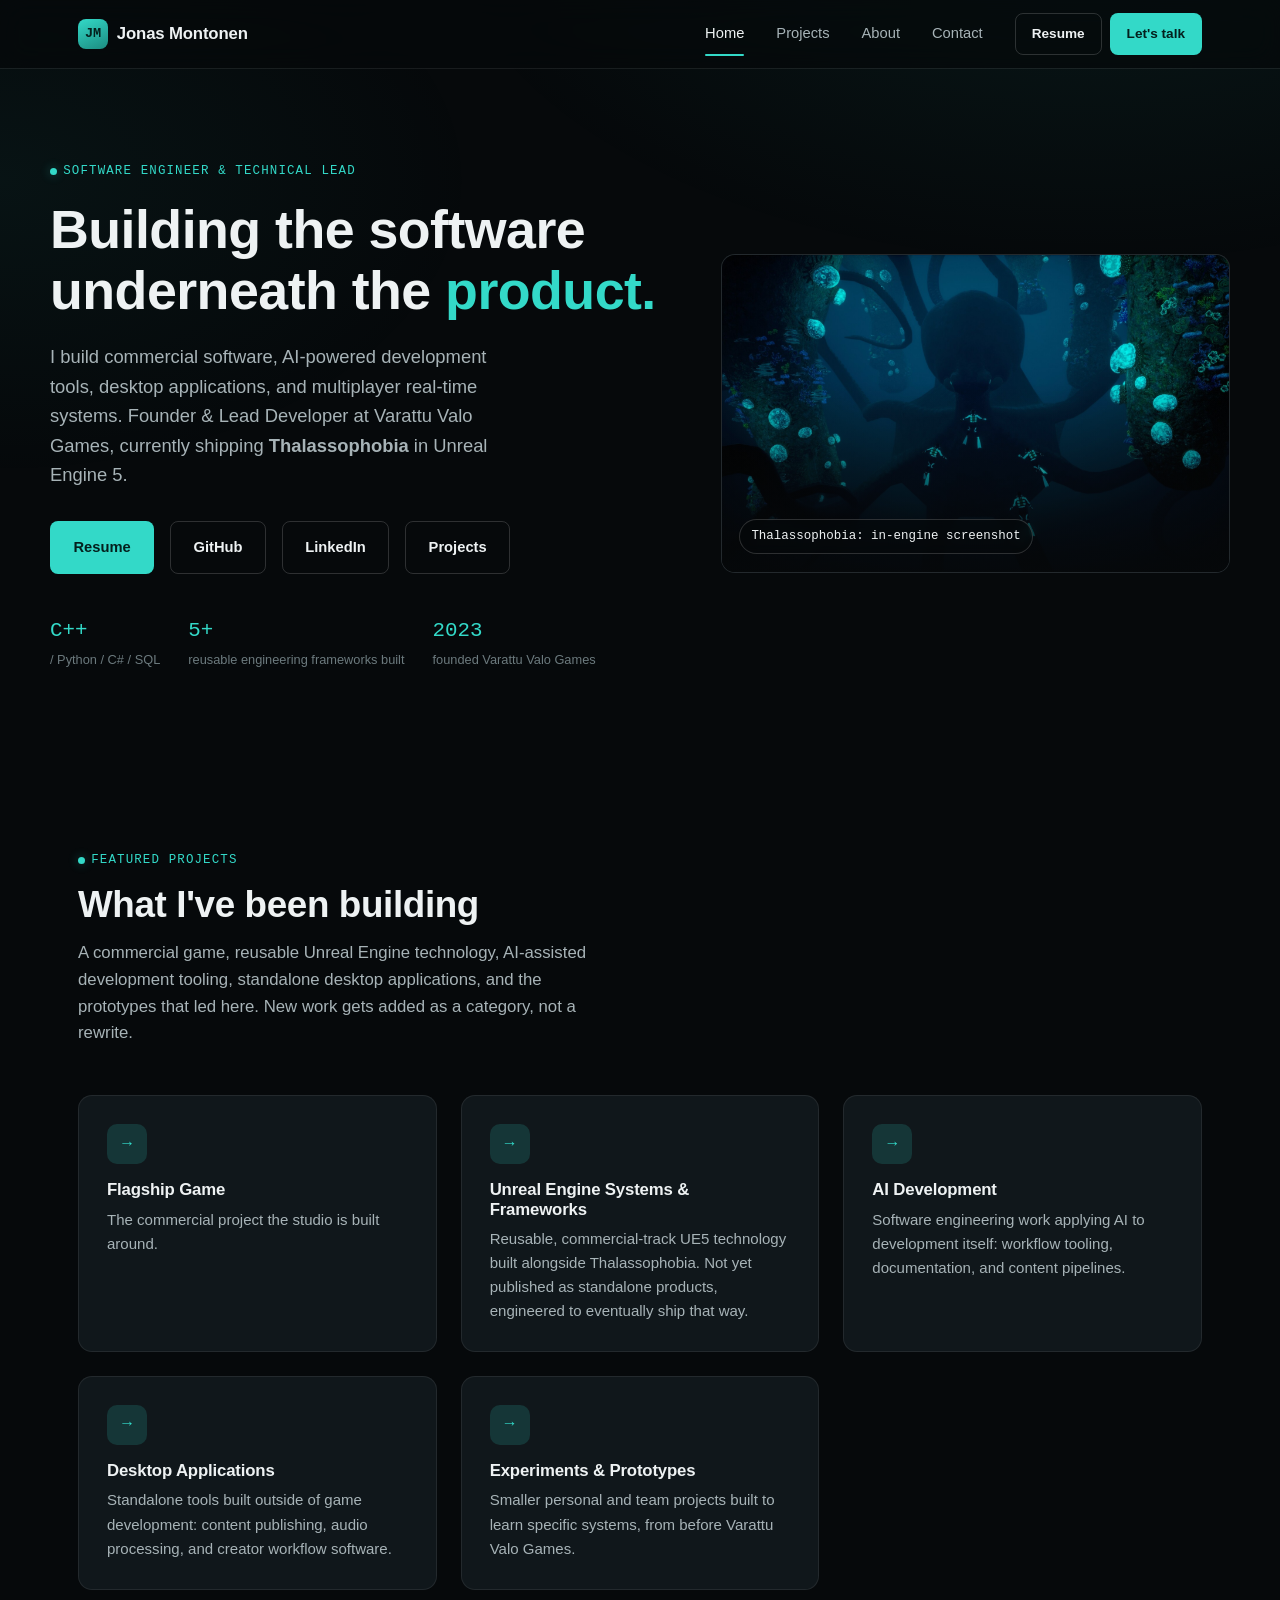
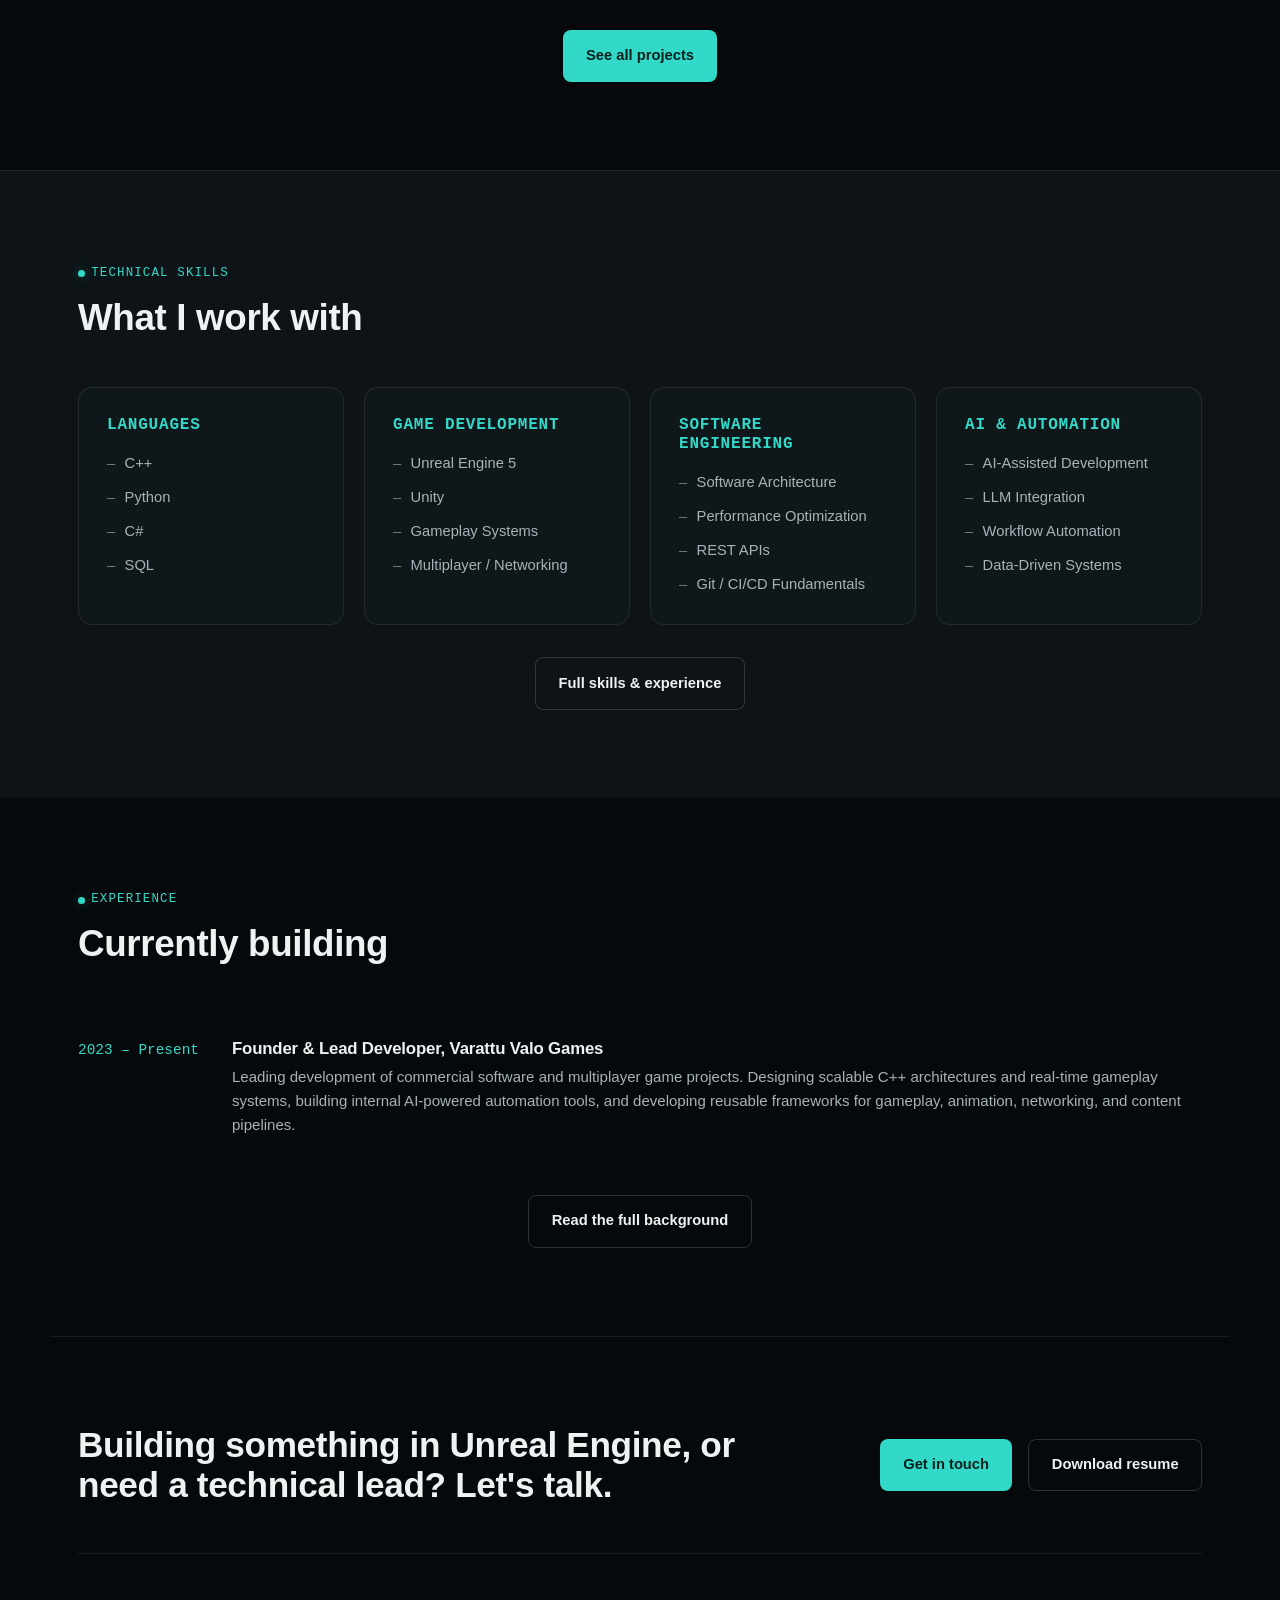
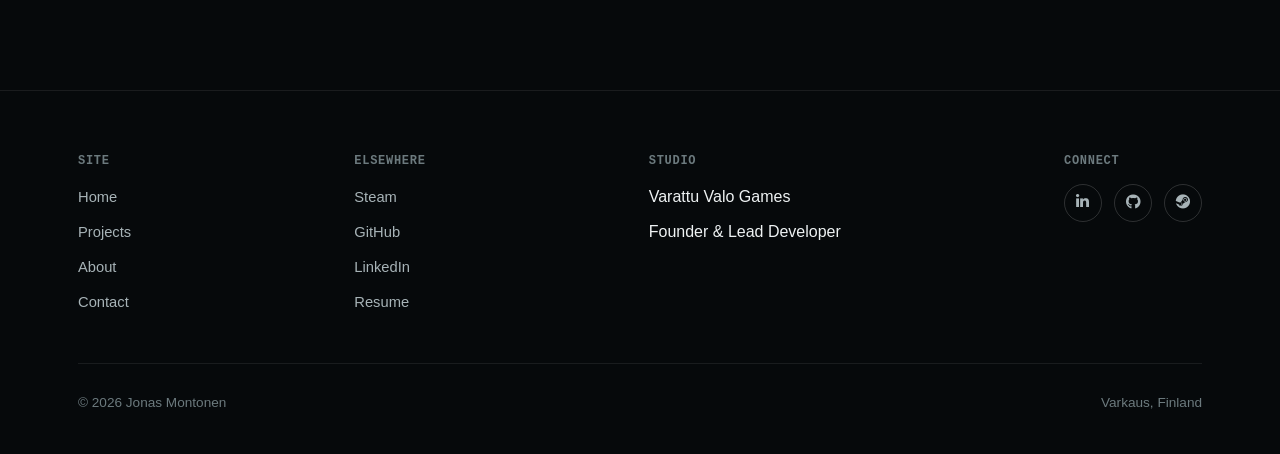
<file: index.html>
<!DOCTYPE html>
<html lang="en">
<head>
	<script>document.documentElement.classList.add("js");</script>
	<meta charset="utf-8" />
	<title>Jonas Montonen: Software Engineer & Technical Lead</title>
	<meta name="viewport" content="width=device-width, initial-scale=1" />
	<meta name="description" content="Jonas Montonen is a Software Engineer and Technical Lead building commercial software, AI-powered development tools, desktop applications, and multiplayer real-time systems. Founder of Varattu Valo Games." />
	<meta name="theme-color" content="#06090b" />
	<link rel="canonical" href="https://jonasmontonen.github.io/" />

	<meta property="og:type" content="website" />
	<meta property="og:title" content="Jonas Montonen: Software Engineer & Technical Lead" />
	<meta property="og:description" content="Building commercial software, AI-powered development tools, desktop applications, and multiplayer real-time systems." />
	<meta property="og:image" content="https://jonasmontonen.github.io/images/thalassophobia/screenshot-07.jpg" />
	<meta property="og:url" content="https://jonasmontonen.github.io/" />
	<meta name="twitter:card" content="summary_large_image" />

	<link rel="icon" type="image/svg+xml" href="images/favicon.svg" />
	<link rel="stylesheet" href="assets/css/fontawesome-all.min.css" />
	<link rel="stylesheet" href="assets/css/style.css" />
</head>
<body>
	<a class="skip-link" href="#main">Skip to content</a>

	<header class="site-header">
		<div class="container nav-row">
			<a href="index.html" class="brand"><span class="mark">JM</span> Jonas Montonen</a>
			<button class="nav-toggle" aria-label="Toggle navigation" aria-expanded="false">
				<span></span><span></span><span></span>
			</button>
			<nav class="nav-links" aria-label="Primary">
				<a href="index.html" aria-current="page">Home</a>
				<a href="projects.html">Projects</a>
				<a href="about.html">About</a>
				<a href="contact.html">Contact</a>
				<span class="nav-cta">
					<a href="assets/resume/Jonas_Montonen_Resume.pdf" class="btn btn-ghost btn-sm" target="_blank" rel="noopener">Resume</a>
					<a href="contact.html" class="btn btn-primary btn-sm">Let's talk</a>
				</span>
			</nav>
		</div>
	</header>

	<main id="main">

		<!-- Hero -->
		<section class="hero container">
			<div>
				<span class="eyebrow">Software Engineer &amp; Technical Lead</span>
				<h1>Building the software<br />underneath the <span class="accent">product.</span></h1>
				<p class="lede">I build commercial software, AI-powered development tools, desktop applications, and multiplayer real-time systems. Founder &amp; Lead Developer at Varattu Valo Games, currently shipping <strong>Thalassophobia</strong> in Unreal Engine 5.</p>
				<div class="hero-actions">
					<a href="assets/resume/Jonas_Montonen_Resume.pdf" class="btn btn-primary" target="_blank" rel="noopener">Resume</a>
					<a href="https://github.com/jouunaas" class="btn btn-ghost" target="_blank" rel="noopener">GitHub</a>
					<a href="https://www.linkedin.com/in/jonas-montonen-34661a1b7/" class="btn btn-ghost" target="_blank" rel="noopener">LinkedIn</a>
					<a href="projects.html" class="btn btn-ghost">Projects</a>
				</div>
				<div class="hero-meta">
					<div><span class="num">C++</span><span class="label">/ Python / C# / SQL</span></div>
					<div><span class="num">5+</span><span class="label">reusable engineering frameworks built</span></div>
					<div><span class="num">2023</span><span class="label">founded Varattu Valo Games</span></div>
				</div>
			</div>
			<div class="hero-visual reveal">
				<img src="images/thalassophobia/screenshot-07.jpg" alt="Four co-op divers facing a giant sea creature in Thalassophobia, an Unreal Engine 5 underwater horror game" loading="eager" />
				<span class="tag">Thalassophobia: in-engine screenshot</span>
			</div>
		</section>

		<!-- Featured Projects -->
		<section class="container" id="featured">
			<div class="section-head reveal">
				<span class="eyebrow">Featured Projects</span>
				<h2>What I've been building</h2>
				<p>A commercial game, reusable Unreal Engine technology, AI-assisted development tooling, standalone desktop applications, and the prototypes that led here. New work gets added as a category, not a rewrite.</p>
			</div>
			<div class="grid-3" data-projects-teaser></div>
			<div class="text-center reveal" style="margin-top: 2.5rem;">
				<a href="projects.html" class="btn btn-primary">See all projects</a>
			</div>
		</section>

		<!-- Technical Skills -->
		<section class="section-alt section-border-top">
			<div class="container">
				<div class="section-head reveal">
					<span class="eyebrow">Technical Skills</span>
					<h2>What I work with</h2>
				</div>
				<div class="grid-4">
					<div class="skill-card reveal">
						<h3>Languages</h3>
						<ul>
							<li>C++</li>
							<li>Python</li>
							<li>C#</li>
							<li>SQL</li>
						</ul>
					</div>
					<div class="skill-card reveal">
						<h3>Game Development</h3>
						<ul>
							<li>Unreal Engine 5</li>
							<li>Unity</li>
							<li>Gameplay Systems</li>
							<li>Multiplayer / Networking</li>
						</ul>
					</div>
					<div class="skill-card reveal">
						<h3>Software Engineering</h3>
						<ul>
							<li>Software Architecture</li>
							<li>Performance Optimization</li>
							<li>REST APIs</li>
							<li>Git / CI/CD Fundamentals</li>
						</ul>
					</div>
					<div class="skill-card reveal">
						<h3>AI &amp; Automation</h3>
						<ul>
							<li>AI-Assisted Development</li>
							<li>LLM Integration</li>
							<li>Workflow Automation</li>
							<li>Data-Driven Systems</li>
						</ul>
					</div>
				</div>
				<div class="text-center reveal" style="margin-top: 2rem;">
					<a href="about.html" class="btn btn-ghost">Full skills &amp; experience</a>
				</div>
			</div>
		</section>

		<!-- Experience -->
		<section class="container">
			<div class="section-head reveal">
				<span class="eyebrow">Experience</span>
				<h2>Currently building</h2>
			</div>
			<div class="timeline reveal">
				<div class="timeline-item">
					<time>2023 &ndash; Present</time>
					<div>
						<h3>Founder &amp; Lead Developer, Varattu Valo Games</h3>
						<p>Leading development of commercial software and multiplayer game projects. Designing scalable C++ architectures and real-time gameplay systems, building internal AI-powered automation tools, and developing reusable frameworks for gameplay, animation, networking, and content pipelines.</p>
					</div>
				</div>
			</div>
			<div class="text-center reveal" style="margin-top: 2rem;">
				<a href="about.html" class="btn btn-ghost">Read the full background</a>
			</div>
		</section>

		<!-- Contact CTA -->
		<section class="container section-border-top">
			<div class="footer-cta reveal">
				<h2>Building something in Unreal Engine, or need a technical lead? Let's talk.</h2>
				<div class="hero-actions" style="margin-bottom:0;">
					<a href="contact.html" class="btn btn-primary">Get in touch</a>
					<a href="assets/resume/Jonas_Montonen_Resume.pdf" class="btn btn-ghost" target="_blank" rel="noopener">Download resume</a>
				</div>
			</div>
		</section>
	</main>

	<footer class="site-footer">
		<div class="container">
			<div class="footer-grid">
				<div class="footer-col">
					<h4>Site</h4>
					<ul>
						<li><a href="index.html">Home</a></li>
						<li><a href="projects.html">Projects</a></li>
						<li><a href="about.html">About</a></li>
						<li><a href="contact.html">Contact</a></li>
					</ul>
				</div>
				<div class="footer-col">
					<h4>Elsewhere</h4>
					<ul>
						<li><a href="https://store.steampowered.com/app/2507690/Thalassophobia/" target="_blank" rel="noopener">Steam</a></li>
						<li><a href="https://github.com/jouunaas" target="_blank" rel="noopener">GitHub</a></li>
						<li><a href="https://www.linkedin.com/in/jonas-montonen-34661a1b7/" target="_blank" rel="noopener">LinkedIn</a></li>
						<li><a href="assets/resume/Jonas_Montonen_Resume.pdf" target="_blank" rel="noopener">Resume</a></li>
					</ul>
				</div>
				<div class="footer-col">
					<h4>Studio</h4>
					<ul>
						<li>Varattu Valo Games</li>
						<li>Founder &amp; Lead Developer</li>
					</ul>
				</div>
				<div class="footer-col">
					<h4>Connect</h4>
					<div class="social-icons">
						<a href="https://www.linkedin.com/in/jonas-montonen-34661a1b7/" target="_blank" rel="noopener" aria-label="LinkedIn"><i class="fab fa-linkedin-in" aria-hidden="true"></i></a>
						<a href="https://github.com/jouunaas" target="_blank" rel="noopener" aria-label="GitHub"><i class="fab fa-github" aria-hidden="true"></i></a>
						<a href="https://store.steampowered.com/app/2507690/Thalassophobia/" target="_blank" rel="noopener" aria-label="Steam"><i class="fab fa-steam" aria-hidden="true"></i></a>
					</div>
				</div>
			</div>
			<div class="footer-bottom">
				<span>&copy; 2026 Jonas Montonen</span>
				<span>Varkaus, Finland</span>
			</div>
		</div>
	</footer>

	<script src="assets/js/projects-data.js"></script>
	<script src="assets/js/render-projects.js"></script>
	<script src="assets/js/main.js"></script>
</body>
</html>
</file>
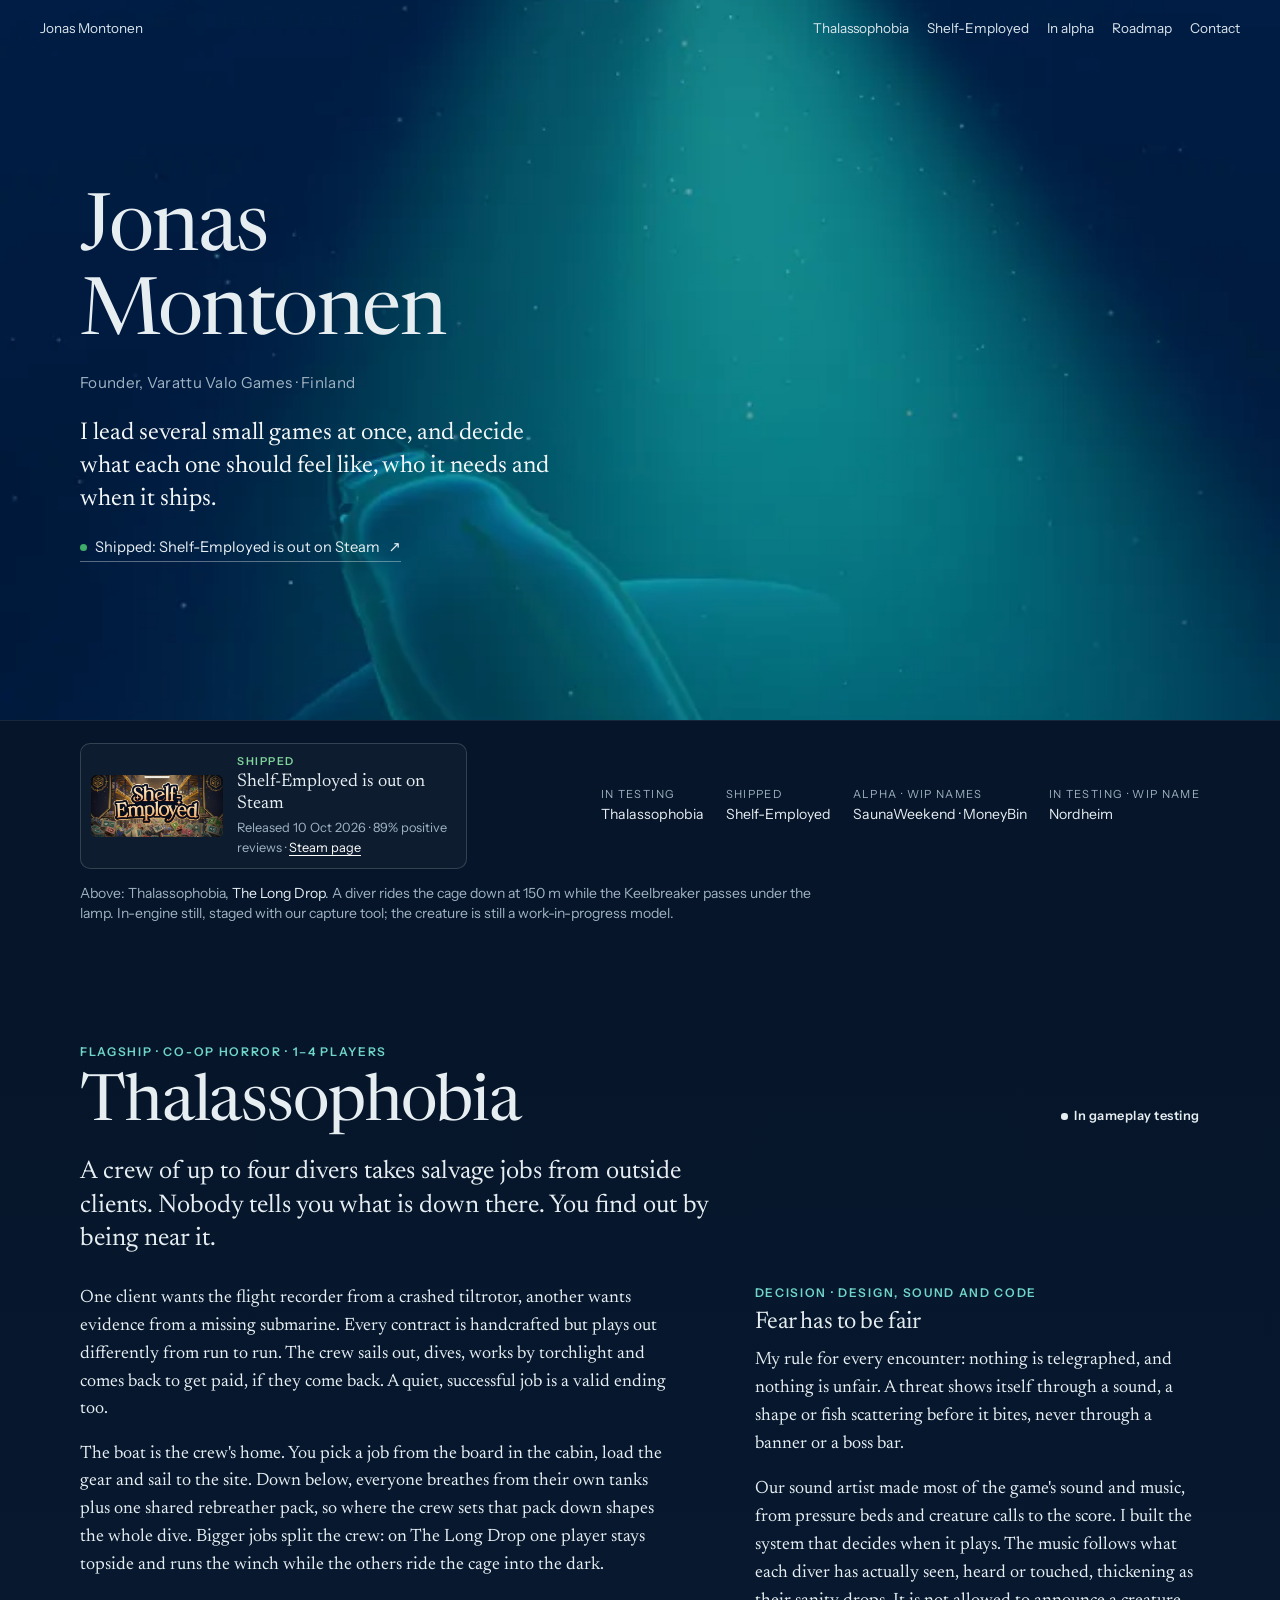
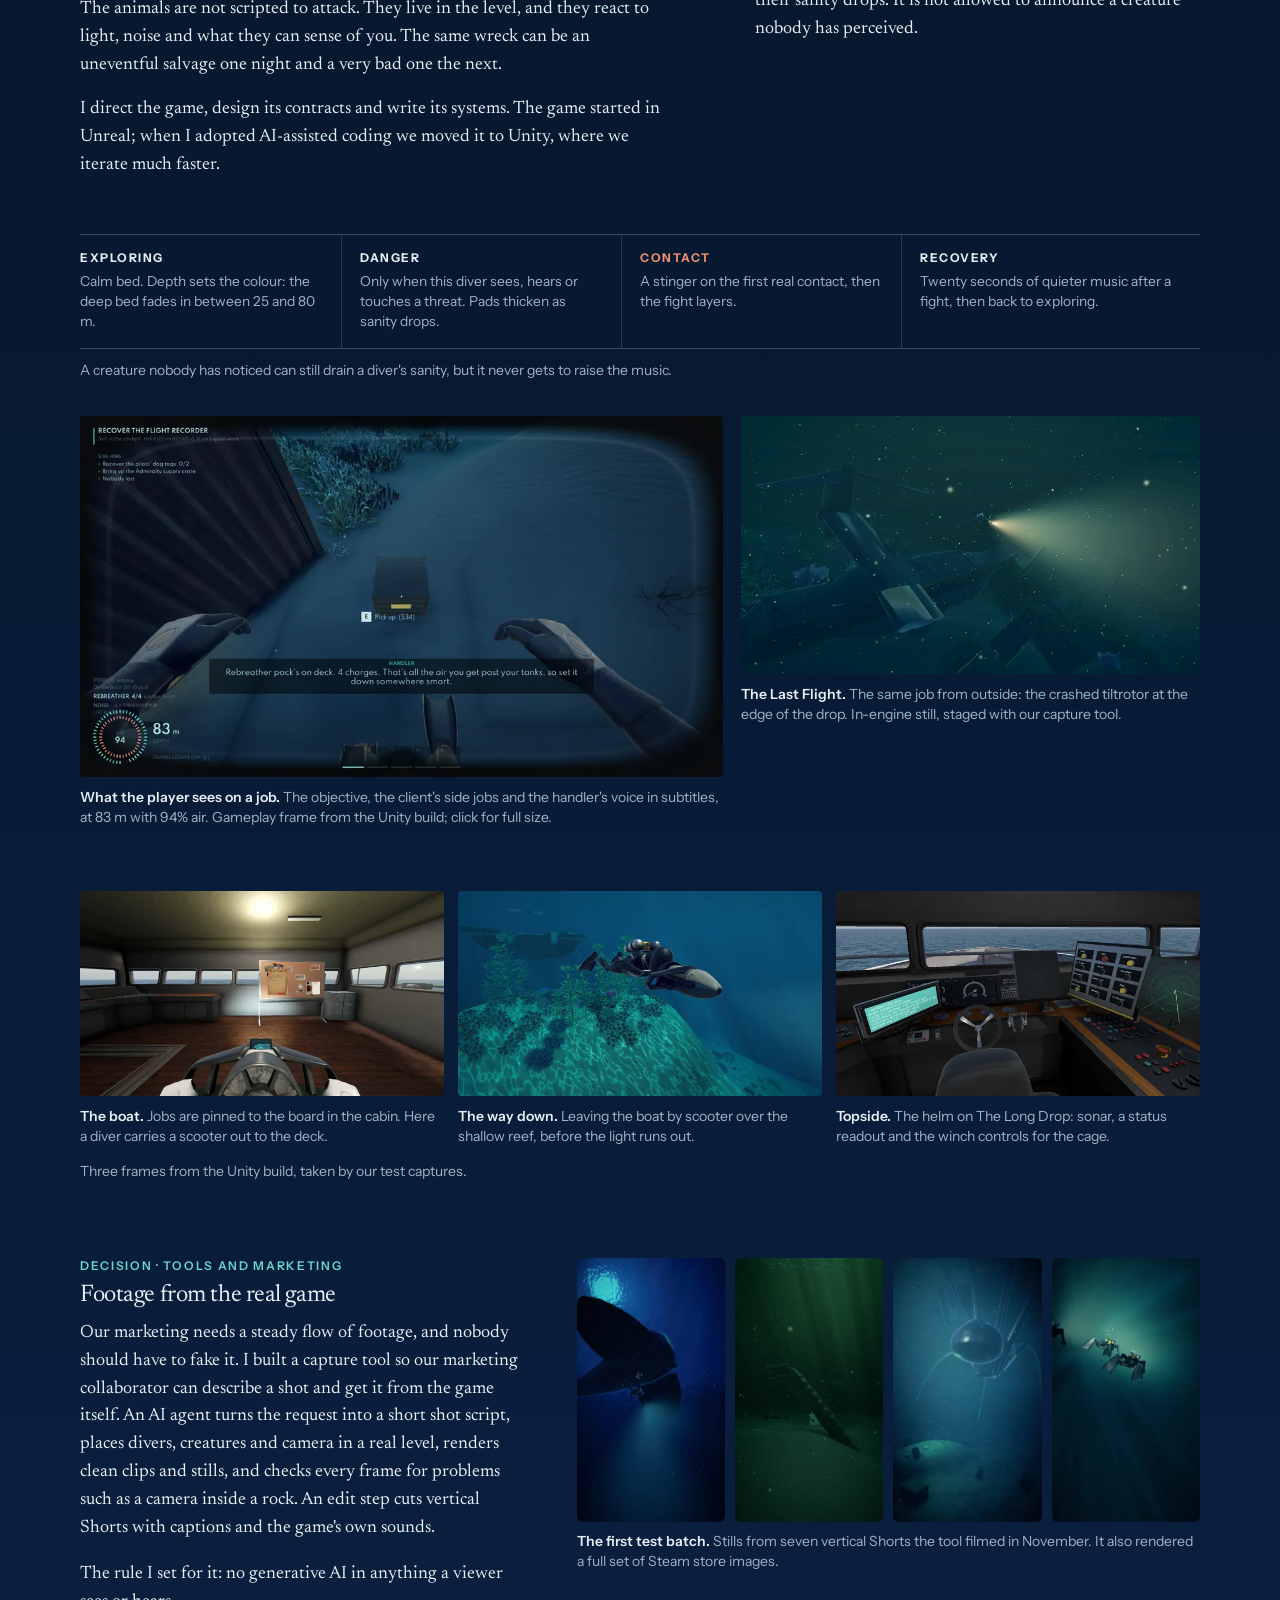
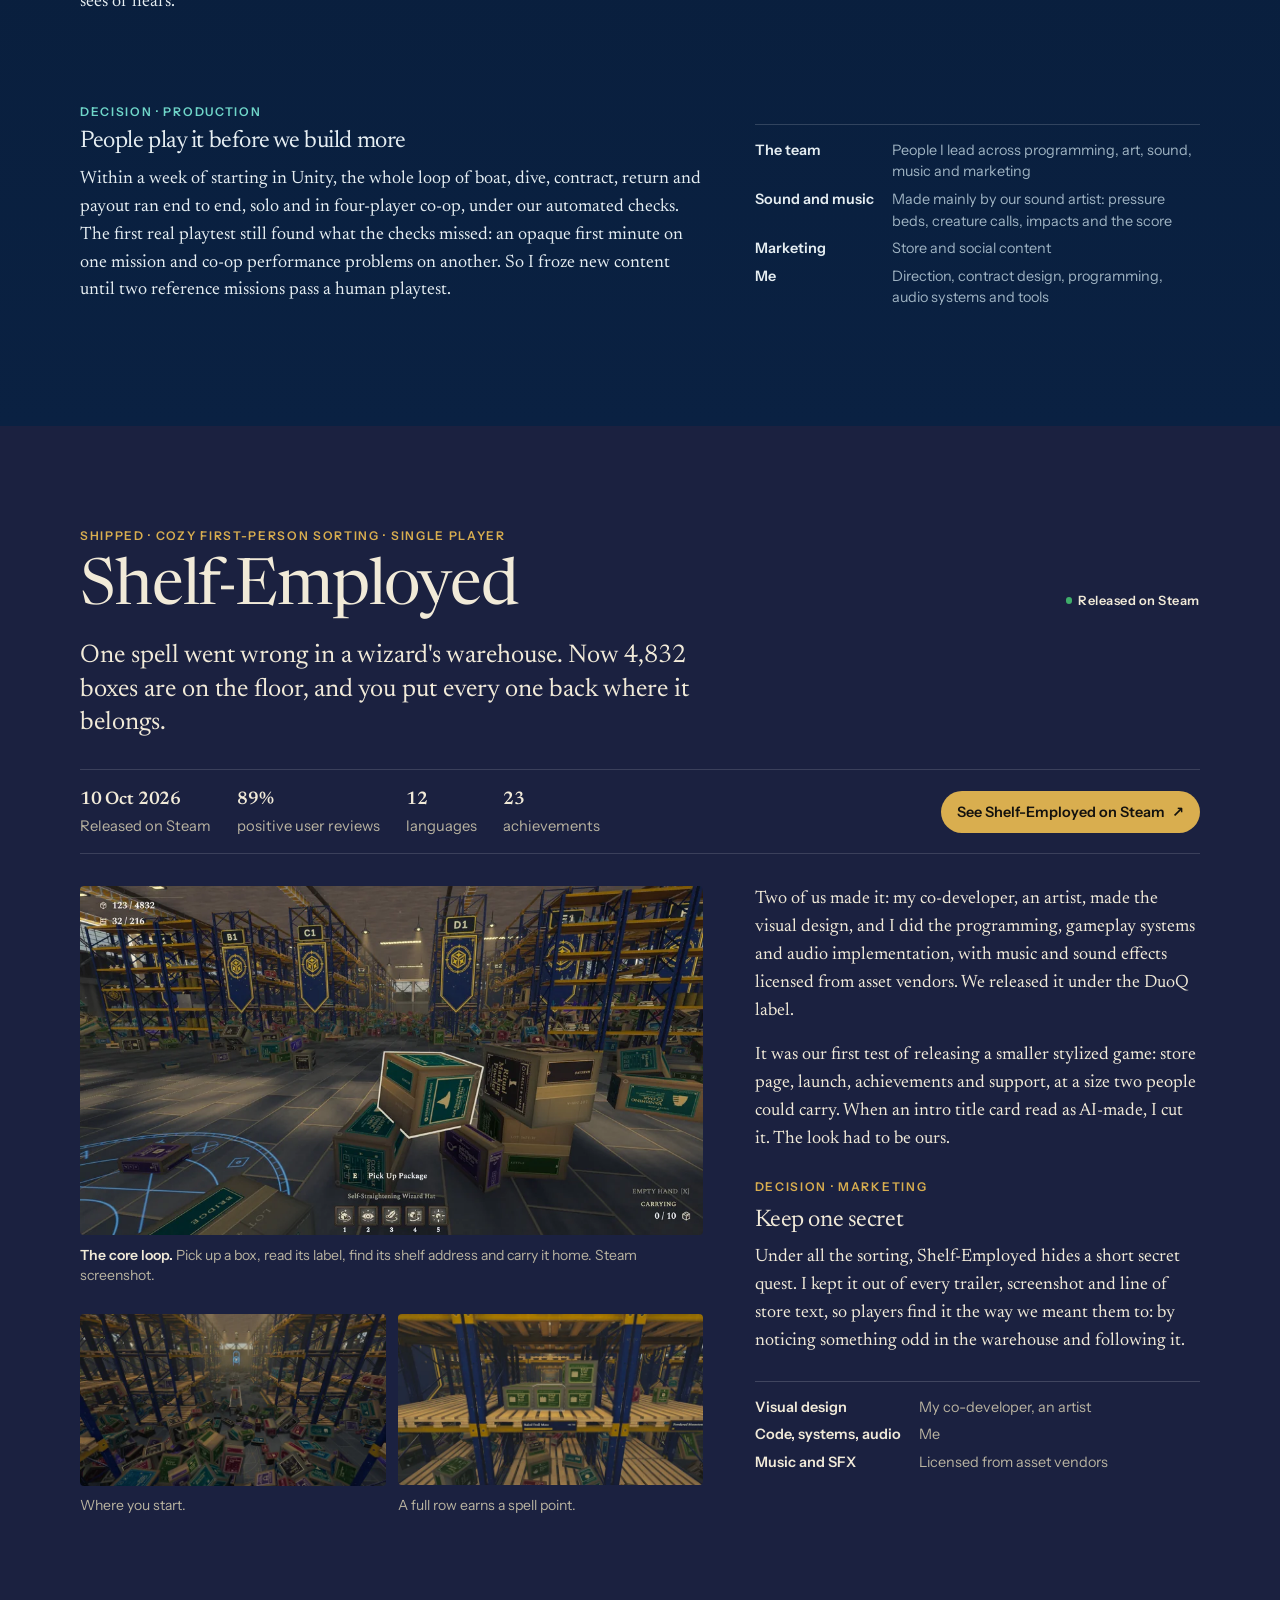
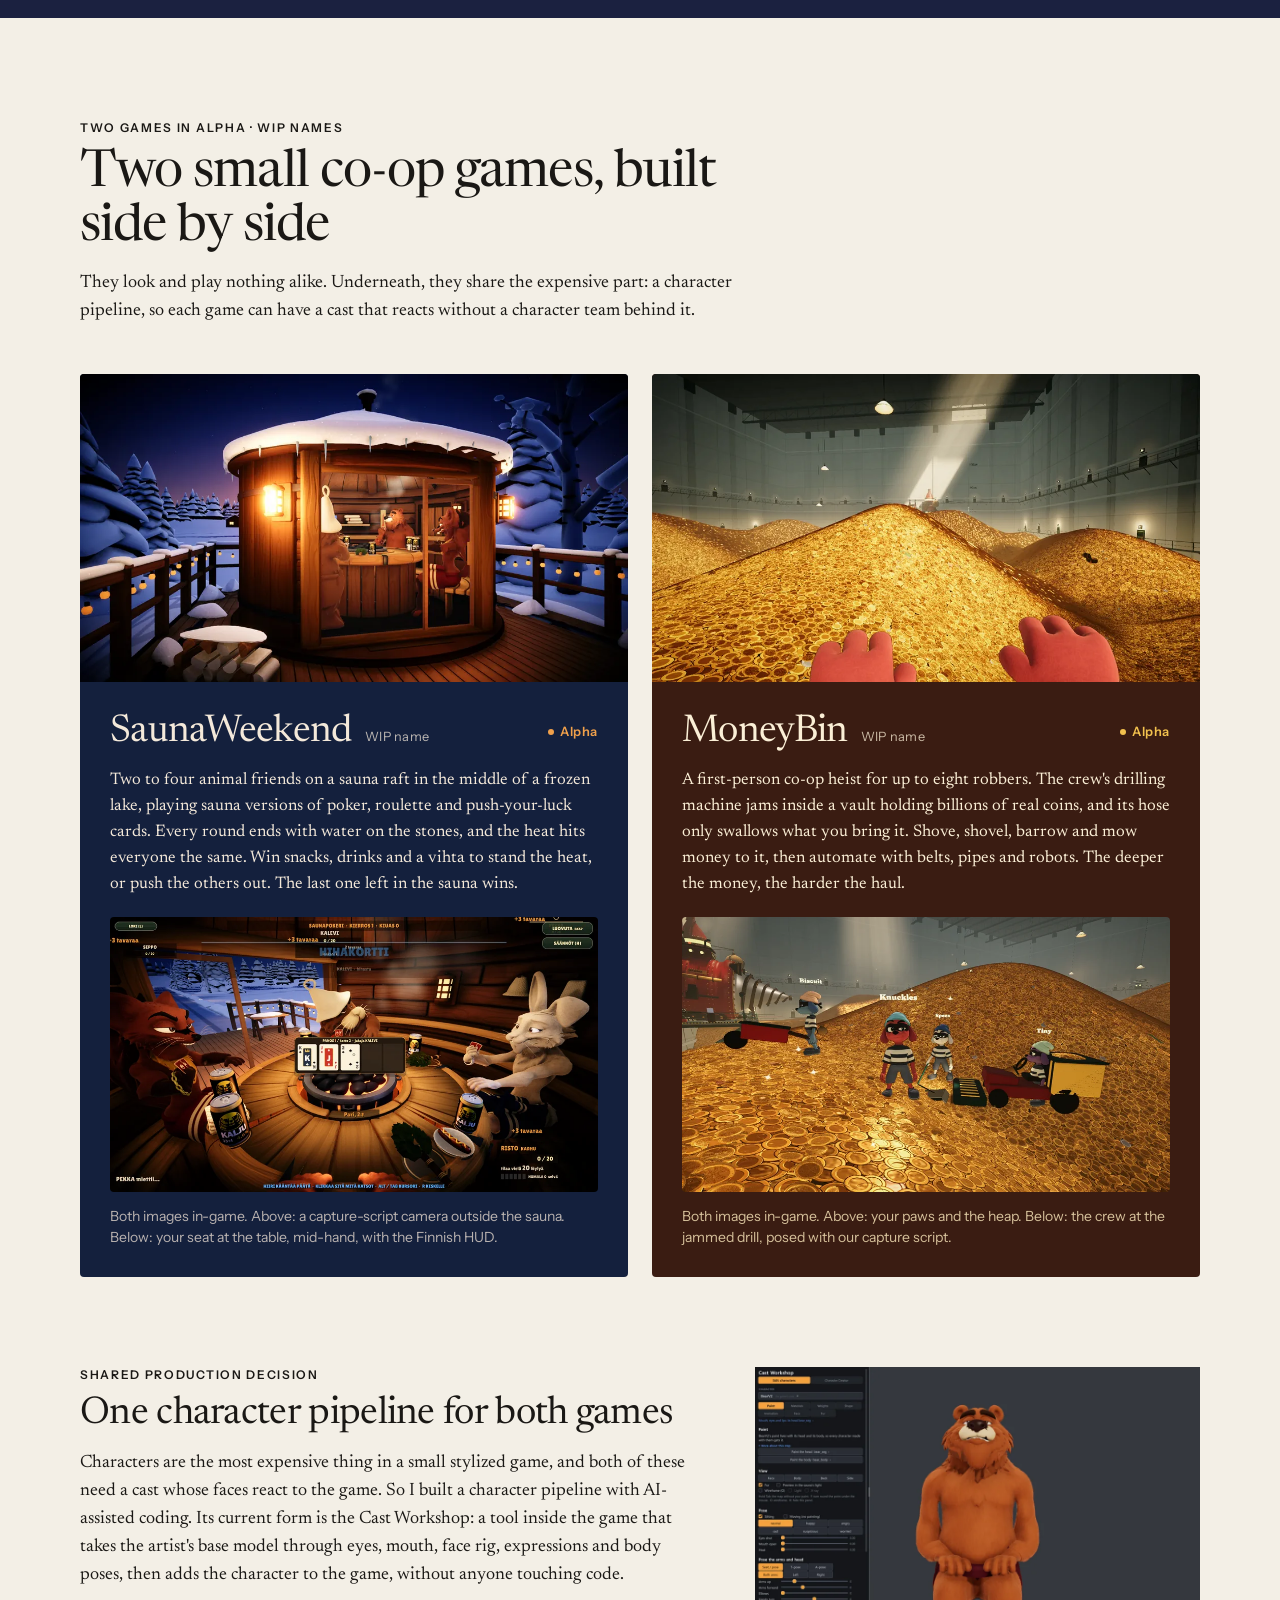
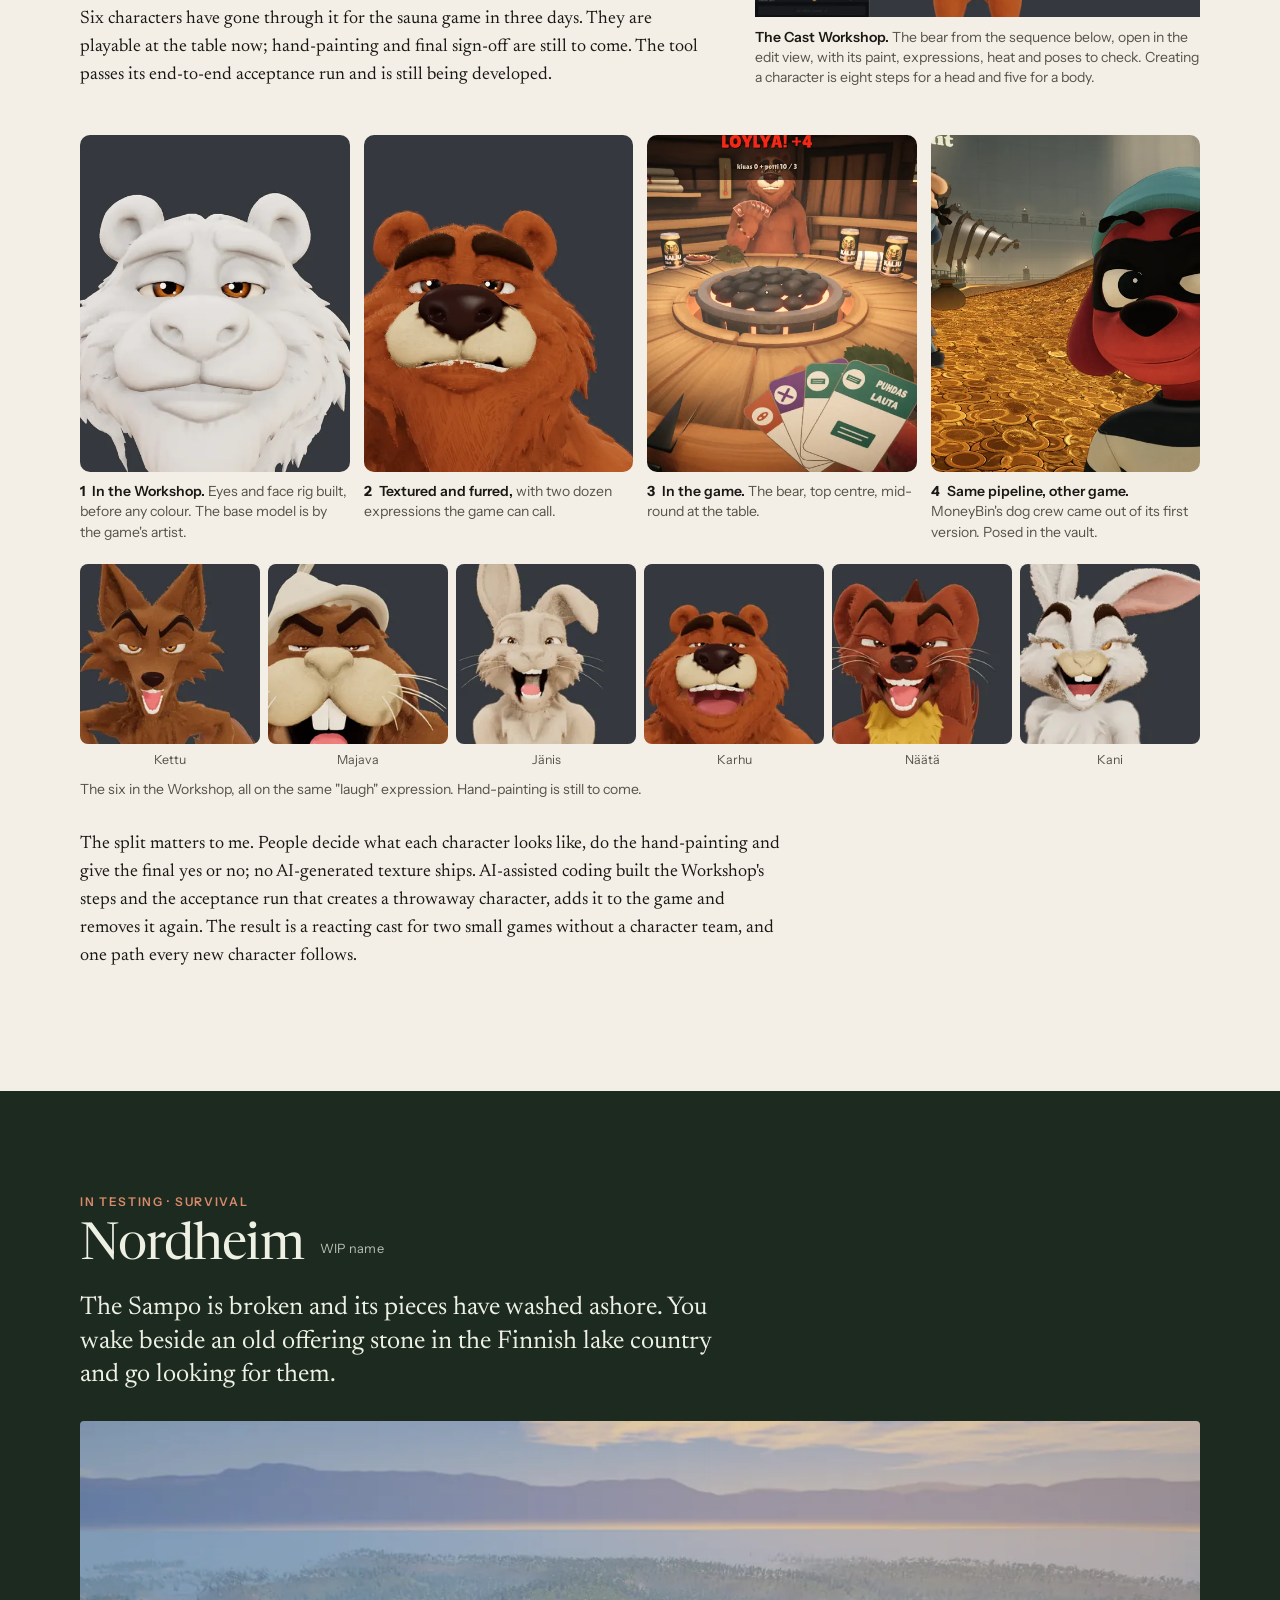
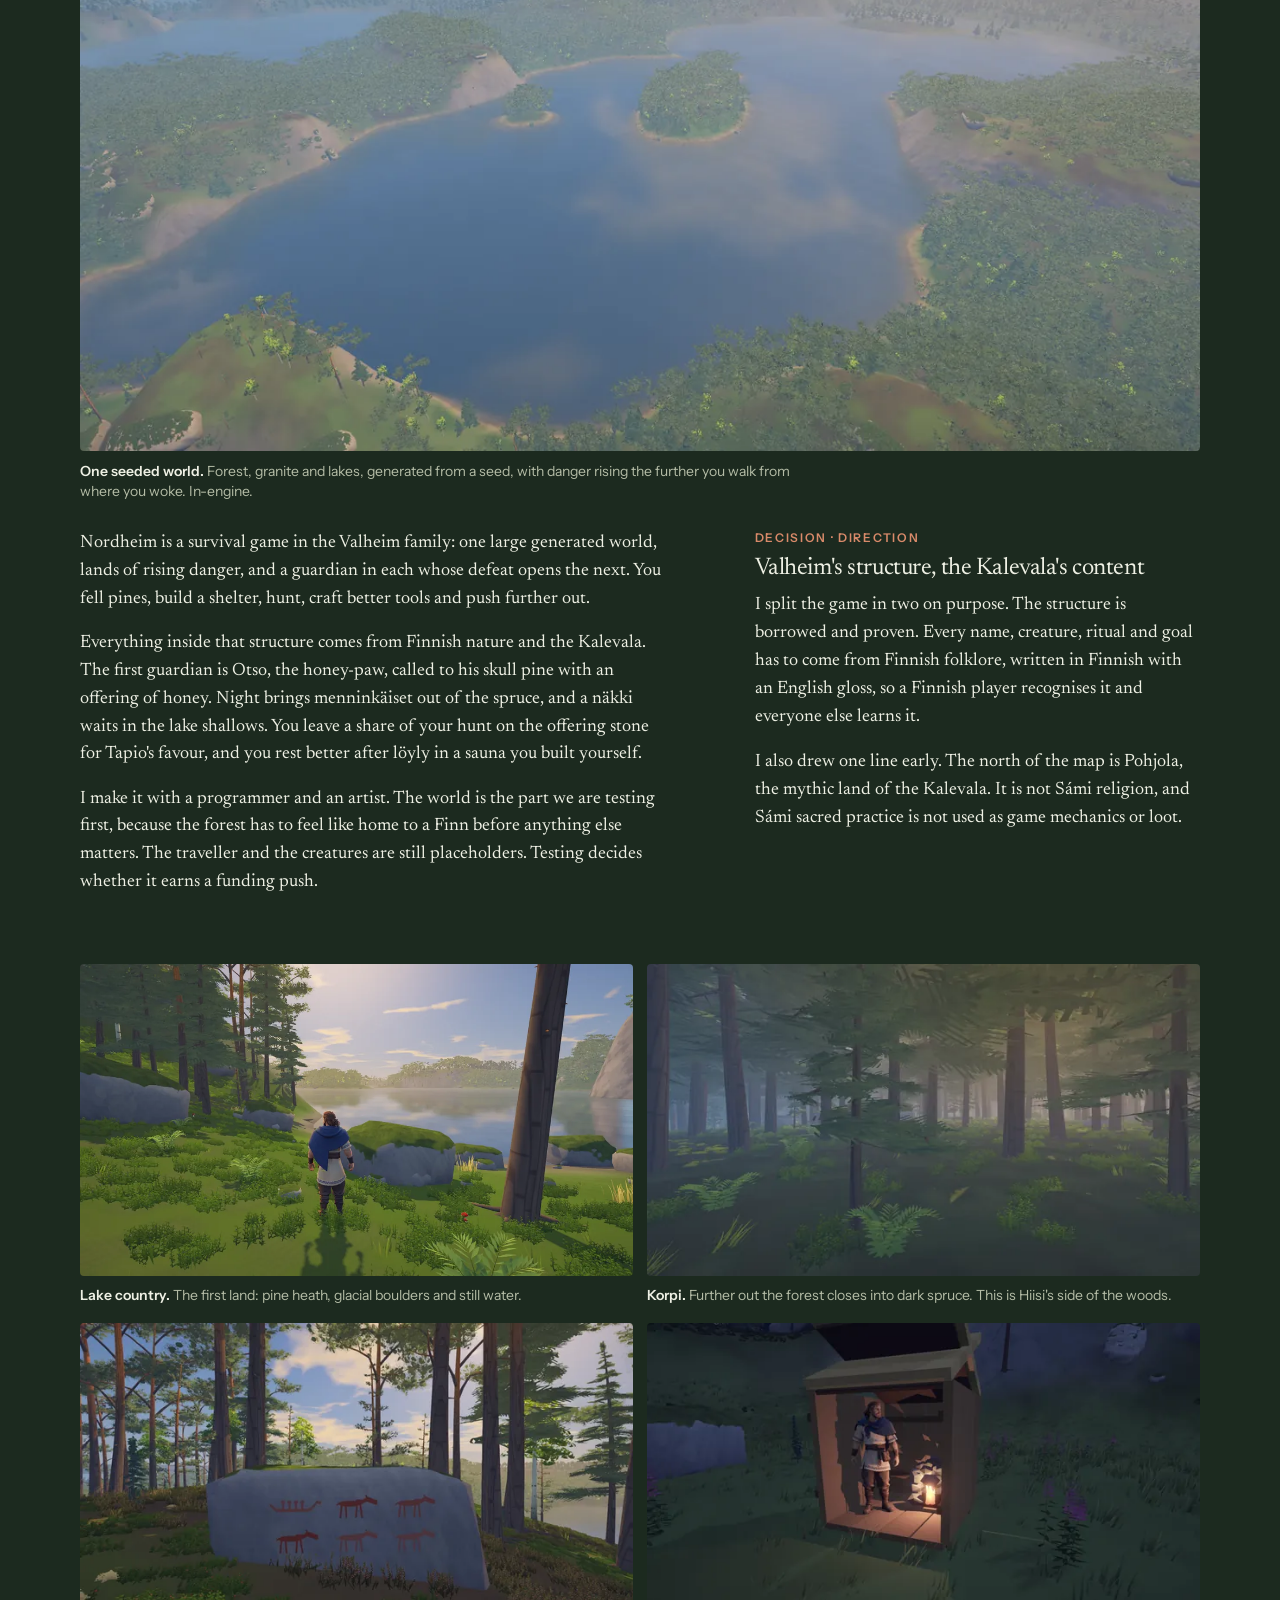
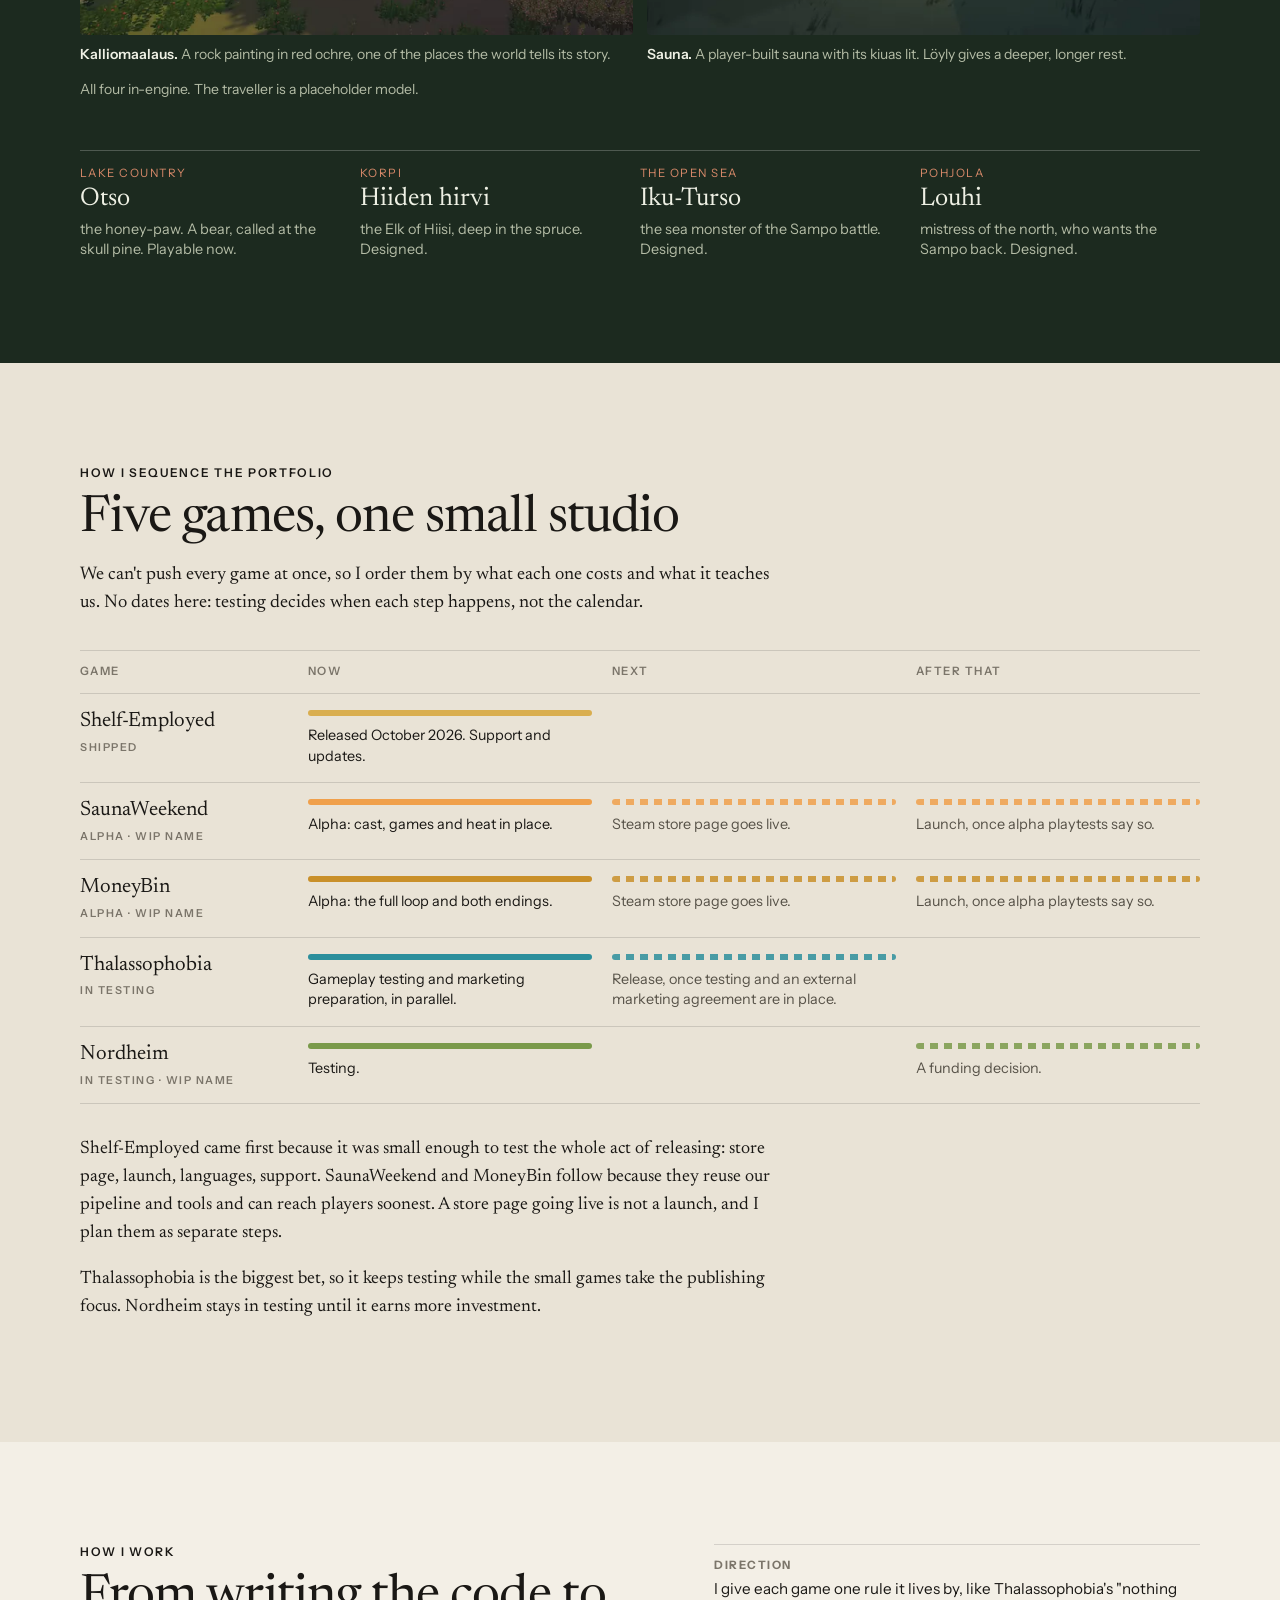
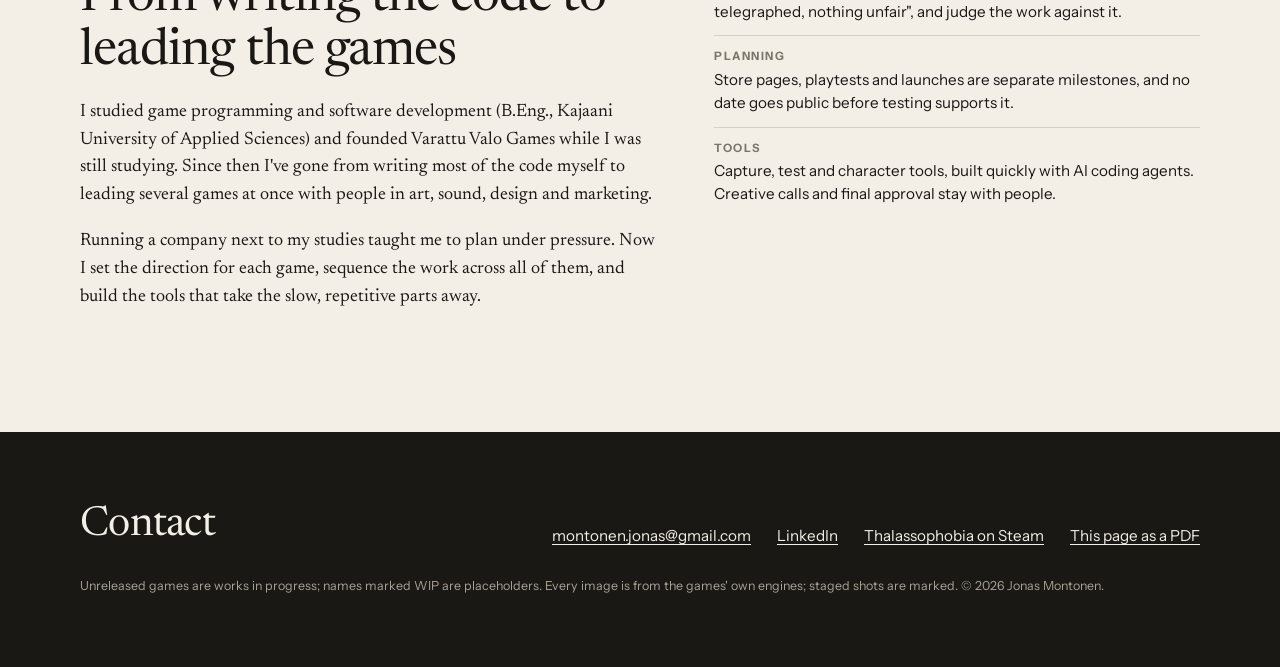
<file: games/index.html>
<!doctype html>
<html lang="en">
<head>
<meta charset="utf-8">
<meta name="viewport" content="width=device-width, initial-scale=1">
<title>Jonas Montonen · Games</title>
<meta name="description" content="Games I lead and have shipped: Thalassophobia, Shelf-Employed and two co-op games in alpha.">
<meta name="robots" content="noindex">
<meta name="color-scheme" content="light">
<meta property="og:type" content="website">
<meta property="og:title" content="Jonas Montonen · Games">
<meta property="og:description" content="Games I lead and have shipped, what players do in them, and the decisions behind them.">
<meta property="og:image" content="https://jouunaas.github.io/jonasmontonen.github.io/games/img/og.jpg">
<meta property="og:url" content="https://jouunaas.github.io/jonasmontonen.github.io/games/">
<meta name="twitter:card" content="summary_large_image">
<link rel="icon" href="../images/favicon.svg" type="image/svg+xml">
<link rel="preload" href="assets/fonts/newsreader-latin-opsz-normal.woff2" as="font" type="font/woff2" crossorigin>
<link rel="preload" as="image" href="img/thal-hero-1600.webp" imagesrcset="img/thal-hero-1000.webp 1000w, img/thal-hero-1600.webp 1600w, img/thal-hero-2400.webp 2400w" imagesizes="100vw" media="(min-width: 721px)">
<link rel="stylesheet" href="assets/site.css">
</head>
<body>
<a class="skip" href="#main">Skip to content</a>

<header class="topbar">
	<span class="home">Jonas Montonen</span>
	<nav aria-label="Sections">
		<a href="#thalassophobia">Thalassophobia</a>
		<a href="#shelf-employed">Shelf-Employed</a>
		<a href="#alpha">In alpha</a>
		<a href="#roadmap">Roadmap</a>
		<a href="#contact">Contact</a>
	</nav>
</header>

<main id="main">

<!-- ============ HERO ============ -->
<section class="hero" aria-label="Introduction">
	<picture>
		<source media="(max-width: 720px)" srcset="img/thal-hero-m-700.webp 700w, img/thal-hero-m-1000.webp 1000w" sizes="100vw" width="1000" height="1250">
		<img src="img/thal-hero-1600.webp" srcset="img/thal-hero-1000.webp 1000w, img/thal-hero-1600.webp 1600w, img/thal-hero-2400.webp 2400w" sizes="100vw" width="2400" height="1350" alt="A diver stands in a small lit cage hanging in dark blue water; under the cage's lamp, the long pale body of an enormous creature slides past.">
	</picture>
	<div class="intro">
		<p class="label print-only">Portfolio · jouunaas.github.io/jonasmontonen.github.io/games</p>
		<h1>Jonas Montonen</h1>
		<p class="role">Founder, Varattu Valo Games · Finland</p>
		<p class="line">I lead several small games at once, and decide what each one should feel like, who it needs and when it ships.</p>
		<p class="shipline no-print"><a href="https://store.steampowered.com/app/5038020/ShelfEmployed/" rel="noopener">Shipped: Shelf-Employed is out on Steam <span aria-hidden="true">↗</span></a></p>
	</div>
</section>
<div class="hero-meta">
	<div class="wrap metarow">
		<a class="shipcard ext" data-print="store.steampowered.com/app/5038020" href="https://store.steampowered.com/app/5038020/ShelfEmployed/" rel="noopener">
			<img src="img/shelf-capsule-460.webp" width="460" height="215" alt="Shelf-Employed key art: the logo over a warehouse buried in boxes.">
			<span>
				<span class="label" style="color:#7fd39b">Shipped</span>
				<span class="t">Shelf-Employed is out on Steam</span>
				<span class="s">Released 10 Oct 2026 · 89% positive reviews · <span>Steam page</span></span>
			</span>
		</a>
		<ol class="index" aria-label="Games on this page">
			<li><span>In testing</span><a href="#thalassophobia">Thalassophobia</a></li>
			<li><span>Shipped</span><a href="#shelf-employed">Shelf-Employed</a></li>
			<li><span>Alpha · WIP names</span><a href="#alpha">SaunaWeekend · MoneyBin</a></li>
			<li><span>In testing · WIP name</span><a href="#survival">Nordheim</a></li>
		</ol>
	</div>
	<div class="wrap"><p class="cap herocap">Above: Thalassophobia, <i>The Long Drop</i>. A diver rides the cage down at 150 m while the Keelbreaker passes under the lamp. In-engine still, staged with our capture tool; the creature is still a work-in-progress model.</p></div>
</div>

<!-- ============ THALASSOPHOBIA ============ -->
<section class="game thal dark page" id="thalassophobia" aria-labelledby="thal-h">
	<div class="wrap">
		<p class="label">Flagship · Co-op horror · 1–4 players</p>
		<div class="game-head">
			<h2 id="thal-h">Thalassophobia</h2>
			<span class="stage">In gameplay testing</span>
		</div>
		<p class="kicker">A crew of up to four divers takes salvage jobs from outside clients. Nobody tells you what is down there. You find out by being near it.</p>

		<div class="cols">
			<div class="body">
				<p>One client wants the flight recorder from a crashed tiltrotor, another wants evidence from a missing submarine. Every contract is handcrafted but plays out differently from run to run. The crew sails out, dives, works by torchlight and comes back to get paid, if they come back. A quiet, successful job is a valid ending too.</p>
				<p>The boat is the crew's home. You pick a job from the board in the cabin, load the gear and sail to the site. Down below, everyone breathes from their own tanks plus one shared rebreather pack, so where the crew sets that pack down shapes the whole dive. Bigger jobs split the crew: on The Long Drop one player stays topside and runs the winch while the others ride the cage into the dark.</p>
				<p>The animals are not scripted to attack. They live in the level, and they react to light, noise and what they can sense of you. The same wreck can be an uneventful salvage one night and a very bad one the next.</p>
				<p>I direct the game, design its contracts and write its systems. The game started in Unreal; when I adopted AI-assisted coding we moved it to Unity, where we iterate much faster.</p>
			</div>
			<div class="decision">
				<p class="label">Decision · design, sound and code</p>
				<h3>Fear has to be fair</h3>
				<p>My rule for every encounter: nothing is telegraphed, and nothing is unfair. A threat shows itself through a sound, a shape or fish scattering before it bites, never through a banner or a boss bar.</p>
				<p>Our sound artist made most of the game's sound and music, from pressure beds and creature calls to the score. I built the system that decides when it plays. The music follows what each diver has actually seen, heard or touched, thickening as their sanity drops. It is not allowed to announce a creature nobody has perceived.</p>
			</div>
		</div>

		<ol class="mood" aria-label="How the music follows one diver">
			<li><b>Exploring</b>Calm bed. Depth sets the colour: the deep bed fades in between 25 and 80 m.</li>
			<li><b>Danger</b>Only when this diver sees, hears or touches a threat. Pads thicken as sanity drops.</li>
			<li><b>Contact</b>A stinger on the first real contact, then the fight layers.</li>
			<li><b>Recovery</b>Twenty seconds of quieter music after a fight, then back to exploring.</li>
		</ol>
		<p class="cap moodcap">A creature nobody has noticed can still drain a diver's sanity, but it never gets to raise the music.</p>

		<div class="pair">
			<figure>
				<a class="zoom" href="img/thal-job-1600.webp" title="Open the full-size frame"><img src="img/thal-job-1600.webp" srcset="img/thal-job-900.webp 900w, img/thal-job-1600.webp 1600w" sizes="(max-width: 720px) 100vw, 58vw" width="1600" height="900" loading="lazy" decoding="async" alt="First-person view through a dive mask at 83 metres: gloved hands reach toward a box marked Pick up, the objective reads Recover the flight recorder, and the handler's subtitle talks about the shared rebreather pack."></a>
				<figcaption class="cap"><b>What the player sees on a job.</b> The objective, the client's side jobs and the handler's voice in subtitles, at 83 m with 94% air. Gameplay frame from the Unity build<span class="no-print">; click for full size</span>.</figcaption>
			</figure>
			<figure>
				<img src="img/thal-flight-1600.webp" srcset="img/thal-flight-900.webp 900w, img/thal-flight-1600.webp 1600w" sizes="(max-width: 720px) 100vw, 50vw" width="1600" height="900" loading="lazy" decoding="async" alt="A crashed tiltrotor aircraft lies on the seabed in green-dark water; a single diver's torch beam reaches across its wing.">
				<figcaption class="cap"><b>The Last Flight.</b> The same job from outside: the crashed tiltrotor at the edge of the drop. In-engine still, staged with our capture tool.</figcaption>
			</figure>
		</div>

		<div class="trio">
			<figure>
				<img src="img/thal-boat-1000.webp" srcset="img/thal-boat-640.webp 640w, img/thal-boat-1000.webp 1000w" sizes="(max-width: 720px) 100vw, 33vw" width="1000" height="563" loading="lazy" decoding="async" alt="First-person view inside the boat's cabin, carrying a dive scooter toward a cork board with the job sheets pinned to it.">
				<figcaption class="cap"><b>The boat.</b> Jobs are pinned to the board in the cabin. Here a diver carries a scooter out to the deck.</figcaption>
			</figure>
			<figure>
				<img src="img/thal-scooter-1000.webp" srcset="img/thal-scooter-640.webp 640w, img/thal-scooter-1000.webp 1000w" sizes="(max-width: 720px) 100vw, 33vw" width="1000" height="563" loading="lazy" decoding="async" alt="A diver rides a white dive scooter over a sunlit reef, with the boat's hull visible on the surface behind.">
				<figcaption class="cap"><b>The way down.</b> Leaving the boat by scooter over the shallow reef, before the light runs out.</figcaption>
			</figure>
			<figure>
				<img src="img/thal-helm-1000.webp" srcset="img/thal-helm-640.webp 640w, img/thal-helm-1000.webp 1000w" sizes="(max-width: 720px) 100vw, 33vw" width="1000" height="563" loading="lazy" decoding="async" alt="The boat's helm seen from the operator's seat: a green text readout, a wheel, a sonar screen and a panel of winch buttons.">
				<figcaption class="cap"><b>Topside.</b> The helm on The Long Drop: sonar, a status readout and the winch controls for the cage.</figcaption>
			</figure>
		</div>
		<p class="cap">Three frames from the Unity build, taken by our test captures.</p>

		<div class="tool">
			<div>
				<p class="label">Decision · tools and marketing</p>
				<h3>Footage from the real game</h3>
				<p>Our marketing needs a steady flow of footage, and nobody should have to fake it. I built a capture tool so our marketing collaborator can describe a shot and get it from the game itself. An AI agent turns the request into a short shot script, places divers, creatures and camera in a real level, renders clean clips and stills, and checks every frame for problems such as a camera inside a rock. An edit step cuts vertical Shorts with captions and the game's own sounds.</p>
				<p>The rule I set for it: no generative AI in anything a viewer sees or hears.</p>
			</div>
			<figure>
				<div class="shorts">
					<img src="img/short-keel-540.webp" srcset="img/short-keel-360.webp 360w, img/short-keel-540.webp 540w" sizes="(max-width: 720px) 45vw, 15vw" width="540" height="960" loading="lazy" decoding="async" alt="Vertical frame: a small diver silhouetted against the surface light as a huge creature passes overhead.">
					<img src="img/short-worm-540.webp" srcset="img/short-worm-360.webp 360w, img/short-worm-540.webp 540w" sizes="(max-width: 720px) 45vw, 15vw" width="540" height="960" loading="lazy" decoding="async" alt="Vertical frame: a segmented worm rears out of a green-lit sandy seabed.">
					<img src="img/short-octopus-540.webp" srcset="img/short-octopus-360.webp 360w, img/short-octopus-540.webp 540w" sizes="(max-width: 720px) 45vw, 15vw" width="540" height="960" loading="lazy" decoding="async" alt="Vertical frame: a giant octopus drifts out of its den, arms trailing over crates on the seabed.">
					<img src="img/short-crew-540.webp" srcset="img/short-crew-360.webp 360w, img/short-crew-540.webp 540w" sizes="(max-width: 720px) 45vw, 15vw" width="540" height="960" loading="lazy" decoding="async" alt="Vertical frame: three divers with lamps sink in a loose line into the blue.">
				</div>
				<figcaption class="cap"><b>The first test batch.</b> Stills from seven vertical Shorts the tool filmed in November. It also rendered a full set of Steam store images.</figcaption>
			</figure>
		</div>

		<div class="cols notes">
			<div class="decision">
				<p class="label">Decision · production</p>
				<h3>People play it before we build more</h3>
				<p>Within a week of starting in Unity, the whole loop of boat, dive, contract, return and payout ran end to end, solo and in four-player co-op, under our automated checks. The first real playtest still found what the checks missed: an opaque first minute on one mission and co-op performance problems on another. So I froze new content until two reference missions pass a human playtest.</p>
			</div>
			<dl class="credit">
				<dt>The team</dt><dd>People I lead across programming, art, sound, music and marketing</dd>
				<dt>Sound and music</dt><dd>Made mainly by our sound artist: pressure beds, creature calls, impacts and the score</dd>
				<dt>Marketing</dt><dd>Store and social content</dd>
				<dt>Me</dt><dd>Direction, contract design, programming, audio systems and tools</dd>
			</dl>
		</div>
	</div>
</section>

<!-- ============ SHELF-EMPLOYED ============ -->
<section class="game shelf dark page" id="shelf-employed" aria-labelledby="shelf-h">
	<div class="wrap">
		<p class="label">Shipped · Cozy first-person sorting · Single player</p>
		<div class="game-head">
			<h2 id="shelf-h">Shelf-Employed</h2>
			<span class="stage shipped">Released on Steam</span>
		</div>
		<p class="kicker">One spell went wrong in a wizard's warehouse. Now 4,832 boxes are on the floor, and you put every one back where it belongs.</p>

		<div class="proof">
			<ul class="facts">
				<li><b>10 Oct 2026</b>Released on Steam</li>
				<li><b>89%</b>positive user reviews</li>
				<li><b>12</b>languages</li>
				<li><b>23</b>achievements</li>
			</ul>
			<a class="btn ext" data-print="store.steampowered.com/app/5038020" href="https://store.steampowered.com/app/5038020/ShelfEmployed/" rel="noopener">See Shelf-Employed on Steam <span aria-hidden="true">↗</span></a>
		</div>

		<div class="cols">
			<div>
				<figure class="full">
					<img src="img/shelf-pick-1600.webp" srcset="img/shelf-pick-960.webp 960w, img/shelf-pick-1600.webp 1600w" sizes="(max-width: 960px) 100vw, 58vw" width="1600" height="895" loading="lazy" decoding="async" alt="First-person view in a warehouse aisle buried in colourful boxes; one box is highlighted with the prompt Pick Up Package, under shelf banners B1, C1 and D1.">
					<figcaption class="cap"><b>The core loop.</b> Pick up a box, read its label, find its shelf address and carry it home. Steam screenshot.</figcaption>
				</figure>
				<div class="pair2">
					<figure>
						<img src="img/shelf-aisle-1000.webp" srcset="img/shelf-aisle-640.webp 640w, img/shelf-aisle-1000.webp 1000w" sizes="(max-width: 720px) 50vw, 29vw" width="1000" height="561" loading="lazy" decoding="async" alt="A long warehouse aisle with boxes piled waist-high between blue shelving.">
						<figcaption class="cap">Where you start.</figcaption>
					</figure>
					<figure>
						<img src="img/shelf-row-1000.webp" srcset="img/shelf-row-640.webp 640w, img/shelf-row-1000.webp 1000w" sizes="(max-width: 720px) 50vw, 29vw" width="1000" height="559" loading="lazy" decoding="async" alt="A shelf row neatly filled with identical green boxes labelled Baked Troll Moss, ten of ten.">
						<figcaption class="cap">A full row earns a spell point.</figcaption>
					</figure>
				</div>
			</div>
			<div class="body">
				<p>Two of us made it: my co-developer, an artist, made the visual design, and I did the programming, gameplay systems and audio implementation, with music and sound effects licensed from asset vendors. We released it under the DuoQ label.</p>
				<p>It was our first test of releasing a smaller stylized game: store page, launch, achievements and support, at a size two people could carry. When an intro title card read as AI-made, I cut it. The look had to be ours.</p>
				<div class="decision">
					<p class="label">Decision · marketing</p>
					<h3>Keep one secret</h3>
					<p>Under all the sorting, Shelf-Employed hides a short secret quest. I kept it out of every trailer, screenshot and line of store text, so players find it the way we meant them to: by noticing something odd in the warehouse and following it.</p>
				</div>
				<dl class="credit">
					<dt>Visual design</dt><dd>My co-developer, an artist</dd>
					<dt>Code, systems, audio</dt><dd>Me</dd>
					<dt>Music and SFX</dt><dd>Licensed from asset vendors</dd>
				</dl>
			</div>
		</div>
	</div>
</section>

<!-- ============ ALPHA PAIR ============ -->
<section class="game alpha page" id="alpha" aria-labelledby="alpha-h">
	<div class="wrap">
		<div class="alpha-intro">
			<p class="label">Two games in alpha · WIP names</p>
			<h2 id="alpha-h">Two small co-op games, built side by side</h2>
			<p>They look and play nothing alike. Underneath, they share the expensive part: a character pipeline, so each game can have a cast that reacts without a character team behind it.</p>
		</div>

		<div class="duo">
			<article class="sauna">
				<img src="img/sauna-ext-1600.webp" srcset="img/sauna-ext-960.webp 960w, img/sauna-ext-1600.webp 1600w" sizes="(max-width: 720px) 100vw, 50vw" width="1600" height="900" loading="lazy" decoding="async" alt="Night on a frozen lake: a round wooden barrel sauna with a snowy roof glows on its raft deck, animal friends visible inside around a table.">
				<div class="txt">
					<div class="row"><h3>SaunaWeekend <small>WIP name</small></h3><span class="stage">Alpha</span></div>
					<p>Two to four animal friends on a sauna raft in the middle of a frozen lake, playing sauna versions of poker, roulette and push-your-luck cards. Every round ends with water on the stones, and the heat hits everyone the same. Win snacks, drinks and a vihta to stand the heat, or push the others out. The last one left in the sauna wins.</p>
					<figure>
						<img src="img/sauna-table-1600.webp" srcset="img/sauna-table-960.webp 960w, img/sauna-table-1600.webp 1600w" sizes="(max-width: 720px) 100vw, 50vw" width="1600" height="900" loading="lazy" decoding="async" alt="First-person seat at the sauna table: a marten, a beaver in a felt sauna hat and a hare hold cards around the hot stones; a poker hand sits in the middle.">
						<figcaption class="cap">Both images in-game. Above: a capture-script camera outside the sauna. Below: your seat at the table, mid-hand, with the Finnish HUD.</figcaption>
					</figure>
				</div>
			</article>
			<article class="bin">
				<img src="img/bin-fp-1600.webp" srcset="img/bin-fp-960.webp 960w, img/bin-fp-1600.webp 1600w" sizes="(max-width: 720px) 100vw, 50vw" width="1600" height="900" loading="lazy" decoding="async" alt="First-person view with red paws in front, looking across rolling dunes of gold coins under light shafts in a vast vault.">
				<div class="txt">
					<div class="row"><h3>MoneyBin <small>WIP name</small></h3><span class="stage">Alpha</span></div>
					<p>A first-person co-op heist for up to eight robbers. The crew's drilling machine jams inside a vault holding billions of real coins, and its hose only swallows what you bring it. Shove, shovel, barrow and mow money to it, then automate with belts, pipes and robots. The deeper the money, the harder the haul.</p>
					<figure>
						<img src="img/bin-crew-1600.webp" srcset="img/bin-crew-960.webp 960w, img/bin-crew-1600.webp 1600w" sizes="(max-width: 720px) 100vw, 50vw" width="1600" height="900" loading="lazy" decoding="async" alt="The robber crew stands with a red cart on a mountain of gold coins in front of a huge drilling machine.">
						<figcaption class="cap">Both images in-game. Above: your paws and the heap. Below: the crew at the jammed drill, posed with our capture script.</figcaption>
					</figure>
				</div>
			</article>
		</div>

		<div class="pipeline">
			<div class="cols">
				<div>
					<p class="label">Shared production decision</p>
					<h3>One character pipeline for both games</h3>
					<div class="body">
						<p>Characters are the most expensive thing in a small stylized game, and both of these need a cast whose faces react to the game. So I built a character pipeline with AI-assisted coding. Its current form is the Cast Workshop: a tool inside the game that takes the artist's base model through eyes, mouth, face rig, expressions and body poses, then adds the character to the game, without anyone touching code.</p>
						<p>Six characters have gone through it for the sauna game in three days. They are playable at the table now; hand-painting and final sign-off are still to come. The tool passes its end-to-end acceptance run and is still being developed.</p>
					</div>
				</div>
				<figure>
					<img src="img/workshop-edit-1600.webp" srcset="img/workshop-edit-960.webp 960w, img/workshop-edit-1600.webp 1600w" sizes="(max-width: 960px) 100vw, 42vw" width="1600" height="900" loading="lazy" decoding="async" alt="The Cast Workshop's edit view: a panel with Paint, Materials, Weights, Shape, Animation, Face and Fur tabs, expression buttons and pose sliders beside a seated orange bear.">
					<figcaption class="cap"><b>The Cast Workshop.</b> The bear from the sequence below, open in the edit view, with its paint, expressions, heat and poses to check. Creating a character is eight steps for a head and five for a body.</figcaption>
				</figure>
			</div>

			<div class="seq">
				<figure>
					<img src="img/seq-1-clay-720.webp" srcset="img/seq-1-clay-480.webp 480w, img/seq-1-clay-720.webp 720w" sizes="(max-width: 720px) 100vw, 24vw" width="720" height="900" loading="lazy" decoding="async" alt="An unpainted white bear head with brown eyes, in the Workshop.">
					<figcaption class="cap"><b>In the Workshop.</b> Eyes and face rig built, before any colour. The base model is by the game's artist.</figcaption>
				</figure>
				<figure>
					<img src="img/seq-2-painted-720.webp" srcset="img/seq-2-painted-480.webp 480w, img/seq-2-painted-720.webp 720w" sizes="(max-width: 720px) 100vw, 24vw" width="720" height="900" loading="lazy" decoding="async" alt="The same bear, now painted with orange-brown fur, a dark nose and heavy brows.">
					<figcaption class="cap"><b>Textured and furred,</b> with two dozen expressions the game can call.</figcaption>
				</figure>
				<figure>
					<img src="img/seq-3-game-720.webp" srcset="img/seq-3-game-480.webp 480w, img/seq-3-game-720.webp 720w" sizes="(max-width: 720px) 100vw, 24vw" width="720" height="900" loading="lazy" decoding="async" alt="In the sauna game: the bear sits across the table holding cards behind the hot stones, with beer cans and a hand of cards in the foreground.">
					<figcaption class="cap"><b>In the game.</b> The bear, top centre, mid-round at the table.</figcaption>
				</figure>
				<figure>
					<img src="img/seq-4-dog-720.webp" srcset="img/seq-4-dog-480.webp 480w, img/seq-4-dog-720.webp 720w" sizes="(max-width: 720px) 100vw, 24vw" width="720" height="900" loading="lazy" decoding="async" alt="A red masked dog robber in a teal beanie looks into the camera from a field of gold coins.">
					<figcaption class="cap"><b>Same pipeline, other game.</b> MoneyBin's dog crew came out of its first version. Posed in the vault.</figcaption>
				</figure>
			</div>

			<div class="cast" role="list" aria-label="The six sauna characters">
				<figure role="listitem"><img src="img/cast-fox-240.webp" srcset="img/cast-fox-240.webp 240w, img/cast-fox-360.webp 360w" sizes="(max-width: 720px) 30vw, 13vw" width="360" height="360" loading="lazy" decoding="async" alt="Fox, laughing"><figcaption>Kettu</figcaption></figure>
				<figure role="listitem"><img src="img/cast-beaver-240.webp" srcset="img/cast-beaver-240.webp 240w, img/cast-beaver-360.webp 360w" sizes="(max-width: 720px) 30vw, 13vw" width="360" height="360" loading="lazy" decoding="async" alt="Beaver in a felt sauna hat, laughing"><figcaption>Majava</figcaption></figure>
				<figure role="listitem"><img src="img/cast-hare-240.webp" srcset="img/cast-hare-240.webp 240w, img/cast-hare-360.webp 360w" sizes="(max-width: 720px) 30vw, 13vw" width="360" height="360" loading="lazy" decoding="async" alt="Hare, laughing"><figcaption>Jänis</figcaption></figure>
				<figure role="listitem"><img src="img/cast-bear-240.webp" srcset="img/cast-bear-240.webp 240w, img/cast-bear-360.webp 360w" sizes="(max-width: 720px) 30vw, 13vw" width="360" height="360" loading="lazy" decoding="async" alt="Bear, laughing"><figcaption>Karhu</figcaption></figure>
				<figure role="listitem"><img src="img/cast-marten-240.webp" srcset="img/cast-marten-240.webp 240w, img/cast-marten-360.webp 360w" sizes="(max-width: 720px) 30vw, 13vw" width="360" height="360" loading="lazy" decoding="async" alt="Marten, laughing"><figcaption>Näätä</figcaption></figure>
				<figure role="listitem"><img src="img/cast-rabbit-240.webp" srcset="img/cast-rabbit-240.webp 240w, img/cast-rabbit-360.webp 360w" sizes="(max-width: 720px) 30vw, 13vw" width="360" height="360" loading="lazy" decoding="async" alt="White rabbit, laughing"><figcaption>Kani</figcaption></figure>
			</div>
			<p class="cap">The six in the Workshop, all on the same "laugh" expression. Hand-painting is still to come.</p>

			<p class="plain">The split matters to me. People decide what each character looks like, do the hand-painting and give the final yes or no; no AI-generated texture ships. AI-assisted coding built the Workshop's steps and the acceptance run that creates a throwaway character, adds it to the game and removes it again. The result is a reacting cast for two small games without a character team, and one path every new character follows.</p>
		</div>
		</div>
	</div>
</section>

<!-- ============ SURVIVAL ============ -->
<section class="game wild dark page" id="survival" aria-labelledby="wild-h">
	<div class="wrap">
		<p class="label">In testing · Survival</p>
		<div class="game-head">
			<h2 id="wild-h">Nordheim <small>WIP name</small></h2>
		</div>
		<p class="kicker">The Sampo is broken and its pieces have washed ashore. You wake beside an old offering stone in the Finnish lake country and go looking for them.</p>

		<figure class="full">
			<img src="img/wild-world-1200.webp" srcset="img/wild-world-800.webp 800w, img/wild-world-1200.webp 1200w, img/wild-world-2000.webp 2000w" sizes="(max-width: 1200px) 100vw, 1200px" width="2000" height="1125" loading="lazy" decoding="async" alt="An aerial view of a generated world: forested headlands and small islands around a large blue lake, with more lakes and ridges fading into haze.">
			<figcaption class="cap"><b>One seeded world.</b> Forest, granite and lakes, generated from a seed, with danger rising the further you walk from where you woke. In-engine.</figcaption>
		</figure>

		<div class="cols">
			<div class="body">
				<p>Nordheim is a survival game in the Valheim family: one large generated world, lands of rising danger, and a guardian in each whose defeat opens the next. You fell pines, build a shelter, hunt, craft better tools and push further out.</p>
				<p>Everything inside that structure comes from Finnish nature and the Kalevala. The first guardian is Otso, the honey-paw, called to his skull pine with an offering of honey. Night brings menninkäiset out of the spruce, and a näkki waits in the lake shallows. You leave a share of your hunt on the offering stone for Tapio's favour, and you rest better after löyly in a sauna you built yourself.</p>
				<p>I make it with a programmer and an artist. The world is the part we are testing first, because the forest has to feel like home to a Finn before anything else matters. The traveller and the creatures are still placeholders. Testing decides whether it earns a funding push.</p>
			</div>
			<div class="decision">
				<p class="label">Decision · direction</p>
				<h3>Valheim's structure, the Kalevala's content</h3>
				<p>I split the game in two on purpose. The structure is borrowed and proven. Every name, creature, ritual and goal has to come from Finnish folklore, written in Finnish with an English gloss, so a Finnish player recognises it and everyone else learns it.</p>
				<p>I also drew one line early. The north of the map is Pohjola, the mythic land of the Kalevala. It is not Sámi religion, and Sámi sacred practice is not used as game mechanics or loot.</p>
			</div>
		</div>

		<div class="quad">
			<figure>
				<img src="img/wild-lake-960.webp" srcset="img/wild-lake-960.webp 960w, img/wild-lake-1600.webp 1600w" sizes="(max-width: 720px) 100vw, 50vw" width="1600" height="900" loading="lazy" decoding="async" alt="A traveller in a blue hood stands among ferns and mossy boulders by a calm lake under pines.">
				<figcaption class="cap"><b>Lake country.</b> The first land: pine heath, glacial boulders and still water.</figcaption>
			</figure>
			<figure>
				<img src="img/wild-korpi-1000.webp" srcset="img/wild-korpi-640.webp 640w, img/wild-korpi-1000.webp 1000w" sizes="(max-width: 720px) 100vw, 50vw" width="1000" height="563" loading="lazy" decoding="async" alt="A dim, misty spruce forest with ferns and deep moss on the ground.">
				<figcaption class="cap"><b>Korpi.</b> Further out the forest closes into dark spruce. This is Hiisi's side of the woods.</figcaption>
			</figure>
			<figure>
				<img src="img/wild-painting-1000.webp" srcset="img/wild-painting-640.webp 640w, img/wild-painting-1000.webp 1000w" sizes="(max-width: 720px) 100vw, 50vw" width="1000" height="563" loading="lazy" decoding="async" alt="A grey rock face on a forested ridge, painted with red-ochre elk figures.">
				<figcaption class="cap"><b>Kalliomaalaus.</b> A rock painting in red ochre, one of the places the world tells its story.</figcaption>
			</figure>
			<figure>
				<img src="img/wild-sauna-1000.webp" srcset="img/wild-sauna-640.webp 640w, img/wild-sauna-1000.webp 1000w" sizes="(max-width: 720px) 100vw, 50vw" width="1000" height="563" loading="lazy" decoding="async" alt="At night, a small wooden sauna hut glows from the stove inside, a traveller standing in its doorway.">
				<figcaption class="cap"><b>Sauna.</b> A player-built sauna with its kiuas lit. Löyly gives a deeper, longer rest.</figcaption>
			</figure>
		</div>
		<p class="cap">All four in-engine. The traveller is a placeholder model.</p>

		<ol class="saga" aria-label="The lands and their guardians">
			<li><span>Lake country</span><b>Otso</b>the honey-paw. A bear, called at the skull pine. Playable now.</li>
			<li><span>Korpi</span><b>Hiiden hirvi</b>the Elk of Hiisi, deep in the spruce. Designed.</li>
			<li><span>The open sea</span><b>Iku-Turso</b>the sea monster of the Sampo battle. Designed.</li>
			<li><span>Pohjola</span><b>Louhi</b>mistress of the north, who wants the Sampo back. Designed.</li>
		</ol>
	</div>
</section>

<!-- ============ ROADMAP ============ -->
<section class="road" id="roadmap" aria-labelledby="road-h">
	<div class="wrap">
		<p class="label">How I sequence the portfolio</p>
		<h2 id="road-h">Five games, one small studio</h2>
		<p class="lead">We can't push every game at once, so I order them by what each one costs and what it teaches us. No dates here: testing decides when each step happens, not the calendar.</p>

		<div class="lanes" role="table" aria-label="Portfolio roadmap">
			<div class="lanes-head" role="row"><span role="columnheader">Game</span><span role="columnheader">Now</span><span role="columnheader">Next</span><span role="columnheader">After that</span></div>
			<div class="lane l-shelf" role="row">
				<div class="name" role="rowheader">Shelf-Employed<span class="label">Shipped</span></div>
				<div class="cell on" role="cell"><span class="ph">Now</span>Released October 2026. Support and updates.</div>
				<div class="cell" role="cell"></div>
				<div class="cell" role="cell"></div>
			</div>
			<div class="lane l-sauna" role="row">
				<div class="name" role="rowheader">SaunaWeekend<span class="label">Alpha · WIP name</span></div>
				<div class="cell on" role="cell"><span class="ph">Now</span>Alpha: cast, games and heat in place.</div>
				<div class="cell soft" role="cell"><span class="ph">Next</span>Steam store page goes live.</div>
				<div class="cell soft" role="cell"><span class="ph">After that</span>Launch, once alpha playtests say so.</div>
			</div>
			<div class="lane l-bin" role="row">
				<div class="name" role="rowheader">MoneyBin<span class="label">Alpha · WIP name</span></div>
				<div class="cell on" role="cell"><span class="ph">Now</span>Alpha: the full loop and both endings.</div>
				<div class="cell soft" role="cell"><span class="ph">Next</span>Steam store page goes live.</div>
				<div class="cell soft" role="cell"><span class="ph">After that</span>Launch, once alpha playtests say so.</div>
			</div>
			<div class="lane l-thal" role="row">
				<div class="name" role="rowheader">Thalassophobia<span class="label">In testing</span></div>
				<div class="cell on" role="cell"><span class="ph">Now</span>Gameplay testing and marketing preparation, in parallel.</div>
				<div class="cell soft" role="cell"><span class="ph">Next</span>Release, once testing and an external marketing agreement are in place.</div>
				<div class="cell" role="cell"></div>
			</div>
			<div class="lane l-wild" role="row">
				<div class="name" role="rowheader">Nordheim<span class="label">In testing · WIP name</span></div>
				<div class="cell on" role="cell"><span class="ph">Now</span>Testing.</div>
				<div class="cell" role="cell"></div>
				<div class="cell soft" role="cell"><span class="ph">After that</span>A funding decision.</div>
			</div>
		</div>

		<div class="whytext">
			<p>Shelf-Employed came first because it was small enough to test the whole act of releasing: store page, launch, languages, support. SaunaWeekend and MoneyBin follow because they reuse our pipeline and tools and can reach players soonest. A store page going live is not a launch, and I plan them as separate steps.</p>
			<p>Thalassophobia is the biggest bet, so it keeps testing while the small games take the publishing focus. Nordheim stays in testing until it earns more investment.</p>
		</div>
	</div>
</section>

<!-- ============ HOW I WORK ============ -->
<section class="me" aria-labelledby="me-h">
	<div class="wrap cols">
		<div>
			<p class="label">How I work</p>
			<h2 id="me-h">From writing the code to leading the games</h2>
			<div class="body">
				<p>I studied game programming and software development (B.Eng., Kajaani University of Applied Sciences) and founded Varattu Valo Games while I was still studying. Since then I've gone from writing most of the code myself to leading several games at once with people in art, sound, design and marketing.</p>
				<p>Running a company next to my studies taught me to plan under pressure. Now I set the direction for each game, sequence the work across all of them, and build the tools that take the slow, repetitive parts away.</p>
			</div>
		</div>
		<ul>
			<li><b>Direction</b>I give each game one rule it lives by, like Thalassophobia's "nothing telegraphed, nothing unfair", and judge the work against it.</li>
			<li><b>Planning</b>Store pages, playtests and launches are separate milestones, and no date goes public before testing supports it.</li>
			<li><b>Tools</b>Capture, test and character tools, built quickly with AI coding agents. Creative calls and final approval stay with people.</li>
		</ul>
	</div>
</section>

</main>

<footer class="contact" id="contact">
	<div class="wrap">
		<h2>Contact</h2>
		<ul>
			<li><a href="mailto:montonen.jonas@gmail.com">montonen.jonas@gmail.com</a></li>
			<li><a class="ext" data-print="linkedin.com/in/jonas-montonen-34661a1b7" href="https://www.linkedin.com/in/jonas-montonen-34661a1b7/" rel="noopener">LinkedIn</a></li>
			<li><a class="ext" data-print="store.steampowered.com/app/2507690" href="https://store.steampowered.com/app/2507690/Thalassophobia/" rel="noopener">Thalassophobia on Steam</a></li>
			<li class="no-print"><a href="Jonas-Montonen-Games.pdf">This page as a PDF</a></li>
		</ul>
		<p class="fine">Unreleased games are works in progress; names marked WIP are placeholders. Every image is from the games' own engines; staged shots are marked. © 2026 Jonas Montonen.</p>
	</div>
</footer>
</body>
</html>
</file>
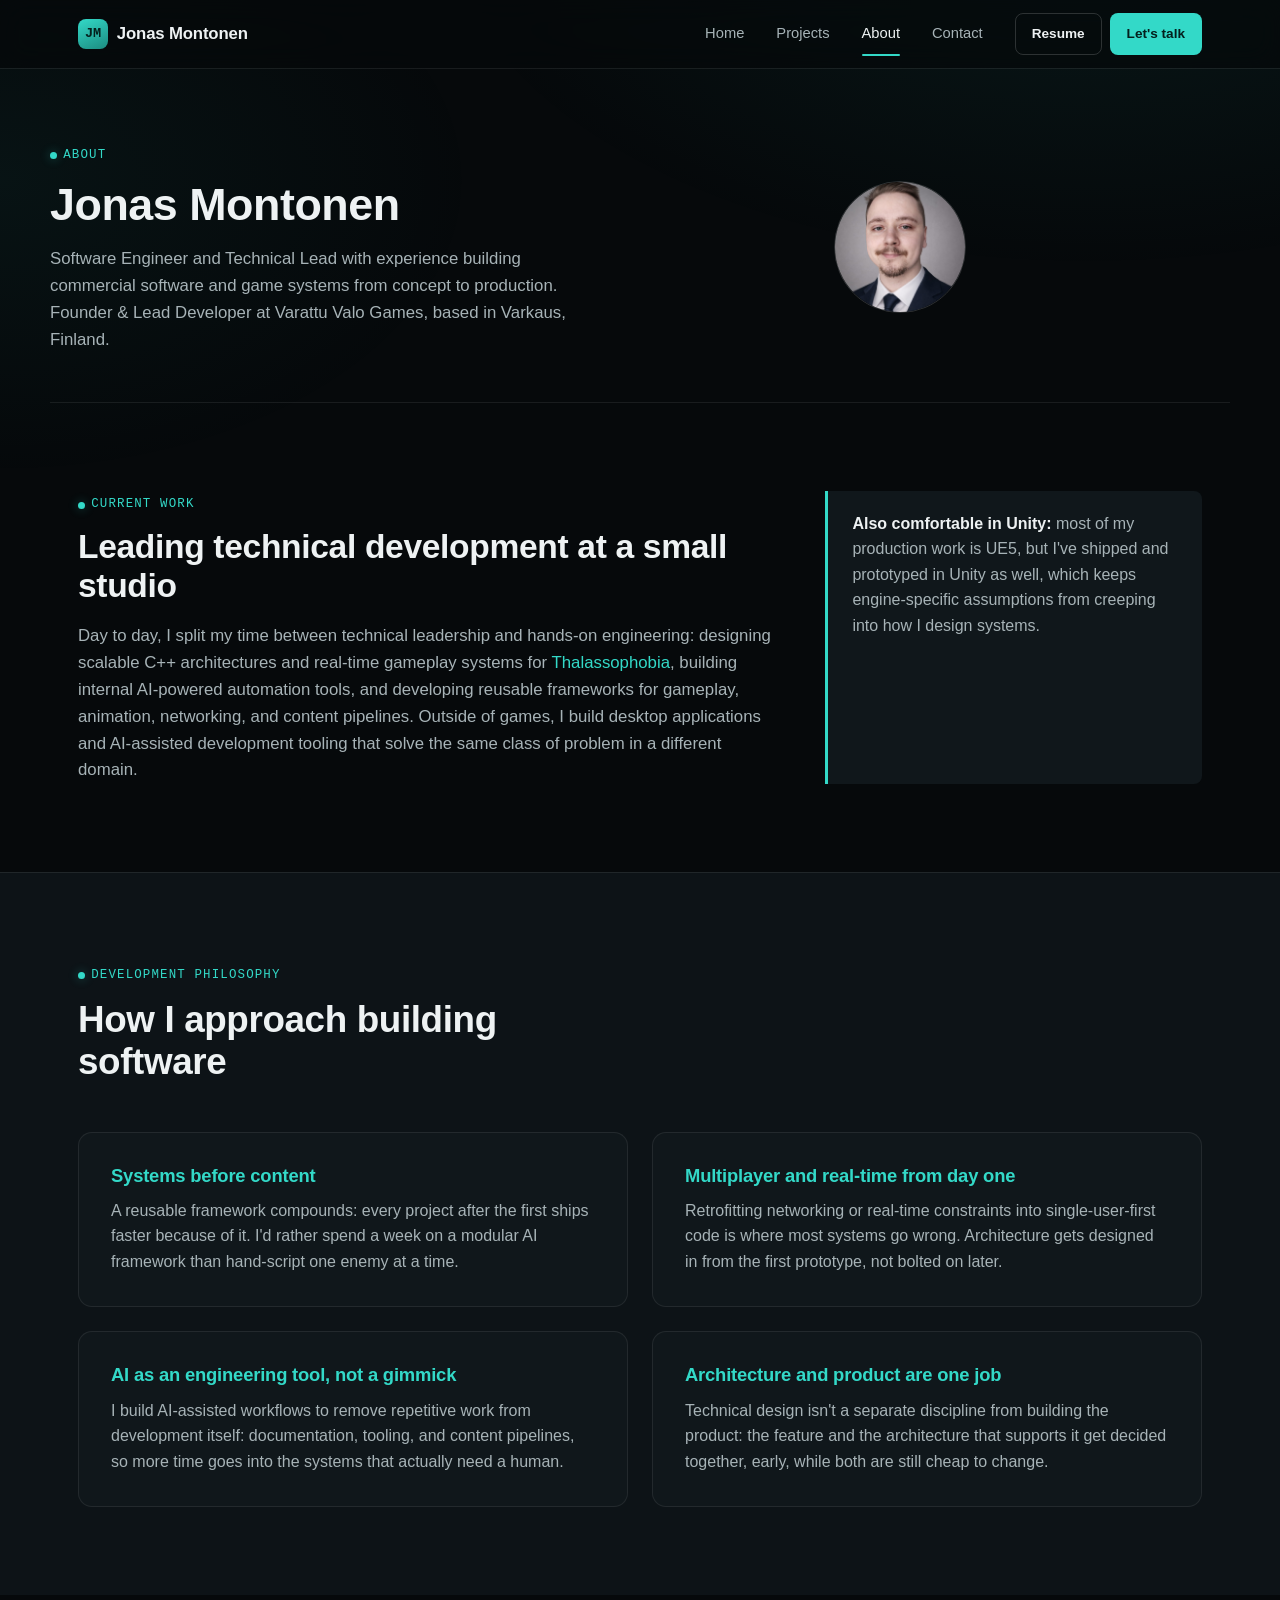
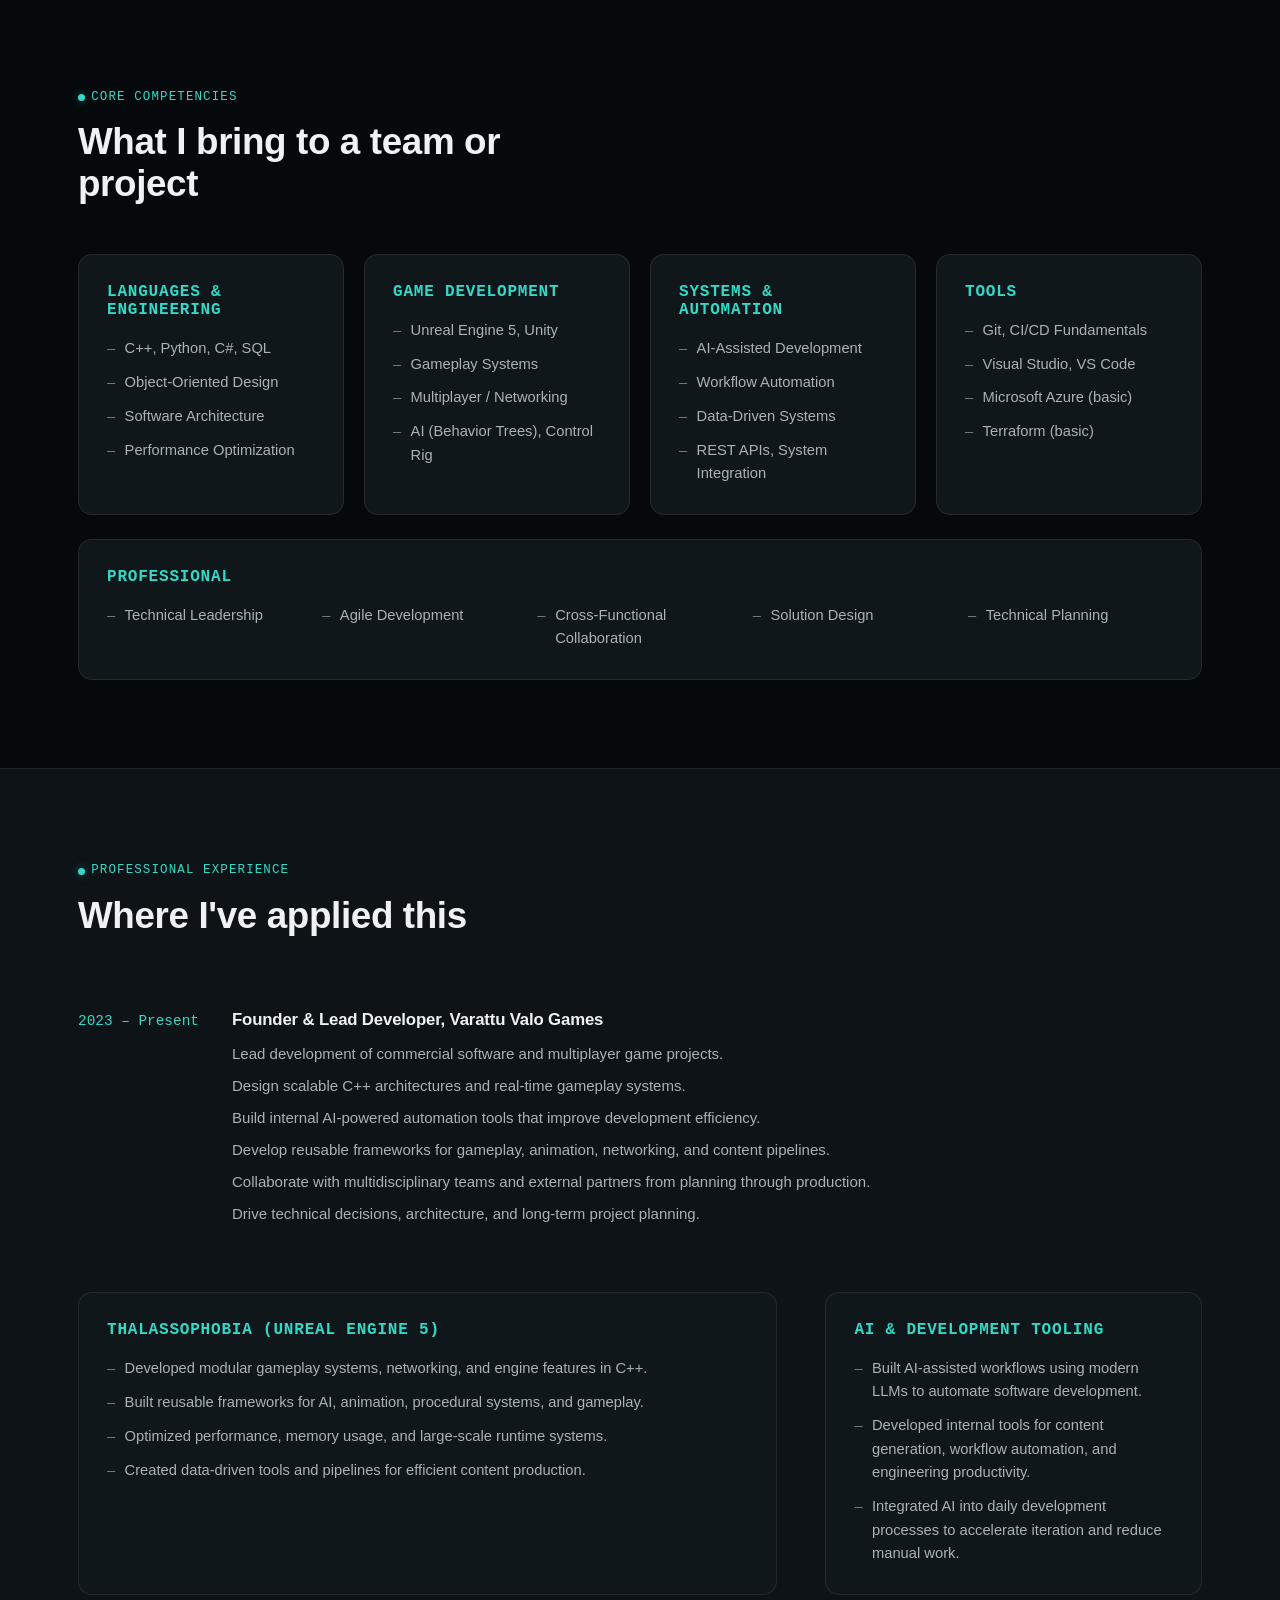
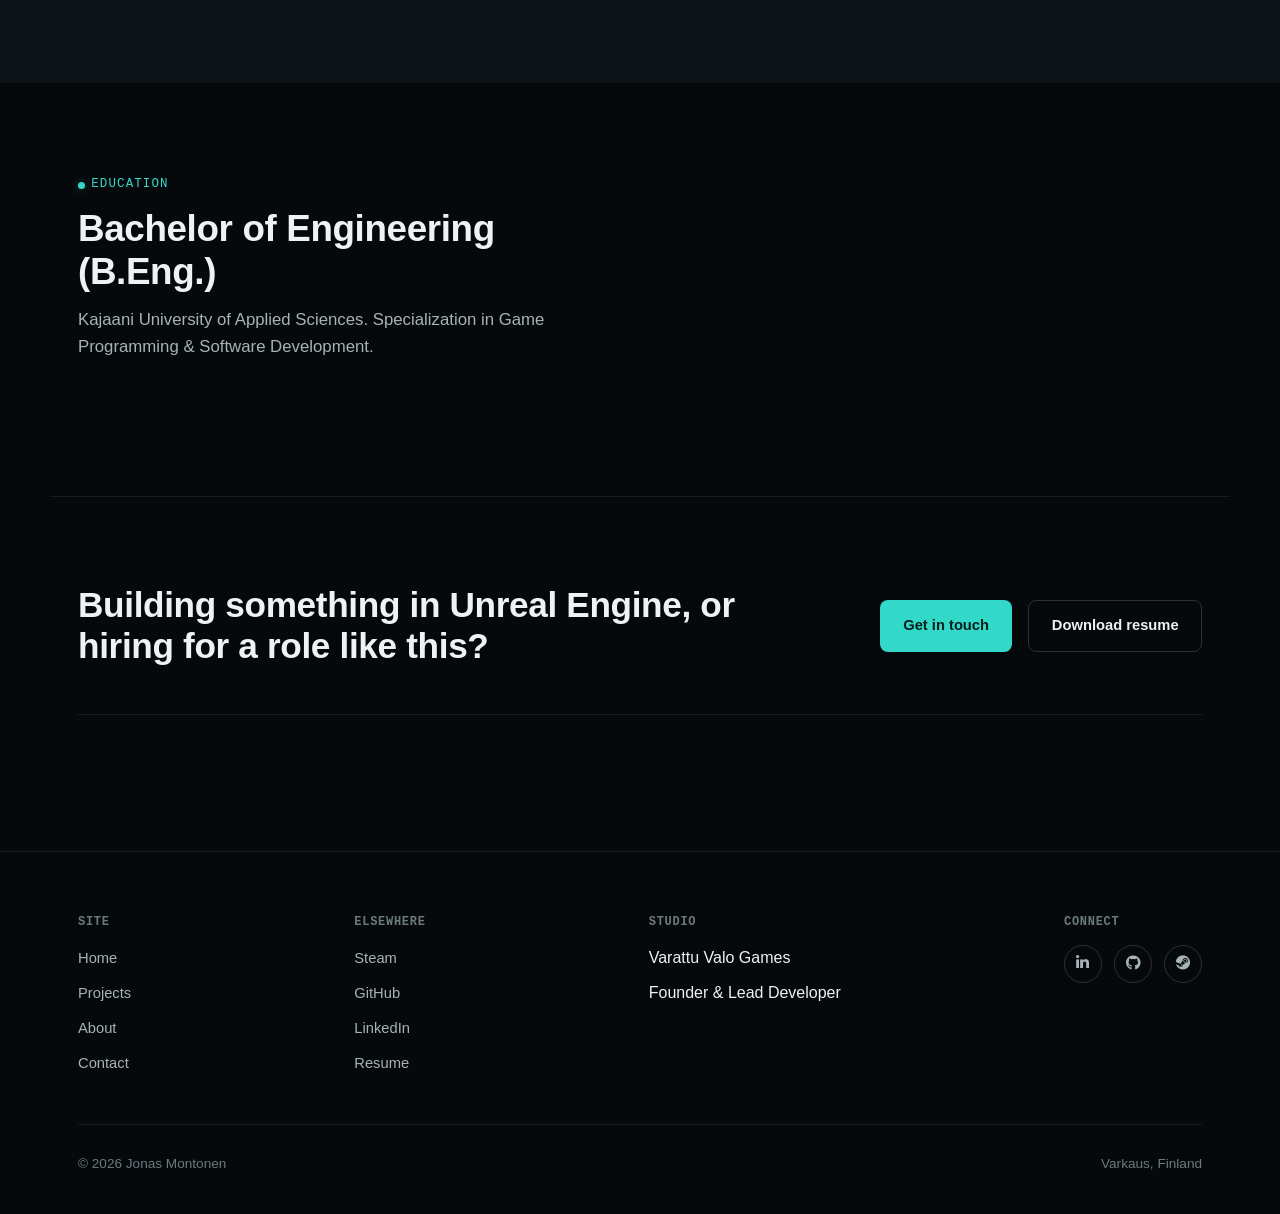
<file: about.html>
<!DOCTYPE html>
<html lang="en">
<head>
	<script>document.documentElement.classList.add("js");</script>
	<meta charset="utf-8" />
	<title>About | Jonas Montonen</title>
	<meta name="viewport" content="width=device-width, initial-scale=1" />
	<meta name="description" content="Jonas Montonen is a Software Engineer and Technical Lead specializing in C++, Python, real-time systems, and AI-assisted development. Founder of Varattu Valo Games." />
	<meta name="theme-color" content="#06090b" />
	<link rel="canonical" href="https://jonasmontonen.github.io/about.html" />

	<meta property="og:type" content="profile" />
	<meta property="og:title" content="About: Jonas Montonen" />
	<meta property="og:description" content="Software Engineer and Technical Lead specializing in C++, Python, real-time systems, and AI-assisted development. Founder of Varattu Valo Games." />
	<meta property="og:image" content="https://jonasmontonen.github.io/images/profile.jpg" />
	<meta property="og:url" content="https://jonasmontonen.github.io/about.html" />
	<meta name="twitter:card" content="summary" />

	<link rel="icon" type="image/svg+xml" href="images/favicon.svg" />
	<link rel="stylesheet" href="assets/css/fontawesome-all.min.css" />
	<link rel="stylesheet" href="assets/css/style.css" />
</head>
<body>
	<a class="skip-link" href="#main">Skip to content</a>

	<header class="site-header">
		<div class="container nav-row">
			<a href="index.html" class="brand"><span class="mark">JM</span> Jonas Montonen</a>
			<button class="nav-toggle" aria-label="Toggle navigation" aria-expanded="false">
				<span></span><span></span><span></span>
			</button>
			<nav class="nav-links" aria-label="Primary">
				<a href="index.html">Home</a>
				<a href="projects.html">Projects</a>
				<a href="about.html" aria-current="page">About</a>
				<a href="contact.html">Contact</a>
				<span class="nav-cta">
					<a href="assets/resume/Jonas_Montonen_Resume.pdf" class="btn btn-ghost btn-sm" target="_blank" rel="noopener">Resume</a>
					<a href="contact.html" class="btn btn-primary btn-sm">Let's talk</a>
				</span>
			</nav>
		</div>
	</header>

	<main id="main">
		<section class="page-hero container">
			<div class="two-col" style="align-items:center;">
				<div>
					<span class="eyebrow">About</span>
					<h1>Jonas Montonen</h1>
					<p>Software Engineer and Technical Lead with experience building commercial software and game systems from concept to production. Founder &amp; Lead Developer at Varattu Valo Games, based in Varkaus, Finland.</p>
				</div>
				<img class="avatar" src="images/profile.jpg" alt="Portrait of Jonas Montonen" loading="lazy" />
			</div>
		</section>

		<!-- Current work -->
		<section class="container">
			<div class="two-col reveal">
				<div>
					<span class="eyebrow">Current work</span>
					<h2 style="margin-top:0.75rem; font-size: clamp(1.6rem, 3vw, 2.1rem);">Leading technical development at a small studio</h2>
					<p style="color: var(--text-dim); margin-top:1.1rem; font-size:1.05rem;">Day to day, I split my time between technical leadership and hands-on engineering: designing scalable C++ architectures and real-time gameplay systems for <a href="thalassophobia.html" style="color:var(--accent);">Thalassophobia</a>, building internal AI-powered automation tools, and developing reusable frameworks for gameplay, animation, networking, and content pipelines. Outside of games, I build desktop applications and AI-assisted development tooling that solve the same class of problem in a different domain.</p>
				</div>
				<div class="callout reveal">
					<strong style="color:var(--text);">Also comfortable in Unity:</strong> most of my production work is UE5, but I've shipped and prototyped in Unity as well, which keeps engine-specific assumptions from creeping into how I design systems.
				</div>
			</div>
		</section>

		<!-- Philosophy -->
		<section class="section-alt section-border-top">
			<div class="container">
				<div class="section-head reveal">
					<span class="eyebrow">Development philosophy</span>
					<h2>How I approach building software</h2>
				</div>
				<div class="philosophy-grid">
					<div class="philosophy-card reveal">
						<h3>Systems before content</h3>
						<p>A reusable framework compounds: every project after the first ships faster because of it. I'd rather spend a week on a modular AI framework than hand-script one enemy at a time.</p>
					</div>
					<div class="philosophy-card reveal">
						<h3>Multiplayer and real-time from day one</h3>
						<p>Retrofitting networking or real-time constraints into single-user-first code is where most systems go wrong. Architecture gets designed in from the first prototype, not bolted on later.</p>
					</div>
					<div class="philosophy-card reveal">
						<h3>AI as an engineering tool, not a gimmick</h3>
						<p>I build AI-assisted workflows to remove repetitive work from development itself: documentation, tooling, and content pipelines, so more time goes into the systems that actually need a human.</p>
					</div>
					<div class="philosophy-card reveal">
						<h3>Architecture and product are one job</h3>
						<p>Technical design isn't a separate discipline from building the product: the feature and the architecture that supports it get decided together, early, while both are still cheap to change.</p>
					</div>
				</div>
			</div>
		</section>

		<!-- Skills -->
		<section class="container">
			<div class="section-head reveal">
				<span class="eyebrow">Core Competencies</span>
				<h2>What I bring to a team or project</h2>
			</div>
			<div class="grid-4">
				<div class="skill-card reveal">
					<h3>Languages &amp; Engineering</h3>
					<ul>
						<li>C++, Python, C#, SQL</li>
						<li>Object-Oriented Design</li>
						<li>Software Architecture</li>
						<li>Performance Optimization</li>
					</ul>
				</div>
				<div class="skill-card reveal">
					<h3>Game Development</h3>
					<ul>
						<li>Unreal Engine 5, Unity</li>
						<li>Gameplay Systems</li>
						<li>Multiplayer / Networking</li>
						<li>AI (Behavior Trees), Control Rig</li>
					</ul>
				</div>
				<div class="skill-card reveal">
					<h3>Systems &amp; Automation</h3>
					<ul>
						<li>AI-Assisted Development</li>
						<li>Workflow Automation</li>
						<li>Data-Driven Systems</li>
						<li>REST APIs, System Integration</li>
					</ul>
				</div>
				<div class="skill-card reveal">
					<h3>Tools</h3>
					<ul>
						<li>Git, CI/CD Fundamentals</li>
						<li>Visual Studio, VS Code</li>
						<li>Microsoft Azure (basic)</li>
						<li>Terraform (basic)</li>
					</ul>
				</div>
			</div>
			<div class="skill-card reveal" style="margin-top:1.5rem;">
				<h3>Professional</h3>
				<ul style="display:grid; grid-template-columns:repeat(auto-fit, minmax(180px, 1fr)); gap:0.65rem;">
					<li>Technical Leadership</li>
					<li>Agile Development</li>
					<li>Cross-Functional Collaboration</li>
					<li>Solution Design</li>
					<li>Technical Planning</li>
				</ul>
			</div>
		</section>

		<!-- Experience -->
		<section class="section-alt section-border-top">
			<div class="container">
				<div class="section-head reveal">
					<span class="eyebrow">Professional Experience</span>
					<h2>Where I've applied this</h2>
				</div>
				<div class="timeline reveal">
					<div class="timeline-item">
						<time>2023 &ndash; Present</time>
						<div>
							<h3>Founder &amp; Lead Developer, Varattu Valo Games</h3>
							<ul style="margin-top:0.75rem; display:flex; flex-direction:column; gap:0.5rem; color: var(--text-dim); font-size:0.94rem;">
								<li>Lead development of commercial software and multiplayer game projects.</li>
								<li>Design scalable C++ architectures and real-time gameplay systems.</li>
								<li>Build internal AI-powered automation tools that improve development efficiency.</li>
								<li>Develop reusable frameworks for gameplay, animation, networking, and content pipelines.</li>
								<li>Collaborate with multidisciplinary teams and external partners from planning through production.</li>
								<li>Drive technical decisions, architecture, and long-term project planning.</li>
							</ul>
						</div>
					</div>
				</div>

				<div class="two-col" style="margin-top:2.5rem;">
					<div class="skill-card reveal">
						<h3>Thalassophobia (Unreal Engine 5)</h3>
						<ul>
							<li>Developed modular gameplay systems, networking, and engine features in C++.</li>
							<li>Built reusable frameworks for AI, animation, procedural systems, and gameplay.</li>
							<li>Optimized performance, memory usage, and large-scale runtime systems.</li>
							<li>Created data-driven tools and pipelines for efficient content production.</li>
						</ul>
					</div>
					<div class="skill-card reveal">
						<h3>AI &amp; Development Tooling</h3>
						<ul>
							<li>Built AI-assisted workflows using modern LLMs to automate software development.</li>
							<li>Developed internal tools for content generation, workflow automation, and engineering productivity.</li>
							<li>Integrated AI into daily development processes to accelerate iteration and reduce manual work.</li>
						</ul>
					</div>
				</div>
			</div>
		</section>

		<!-- Education -->
		<section class="container">
			<div class="section-head reveal">
				<span class="eyebrow">Education</span>
				<h2>Bachelor of Engineering (B.Eng.)</h2>
				<p>Kajaani University of Applied Sciences. Specialization in Game Programming &amp; Software Development.</p>
			</div>
		</section>

		<!-- CTA -->
		<section class="container section-border-top">
			<div class="footer-cta reveal">
				<h2>Building something in Unreal Engine, or hiring for a role like this?</h2>
				<div class="hero-actions" style="margin-bottom:0;">
					<a href="contact.html" class="btn btn-primary">Get in touch</a>
					<a href="assets/resume/Jonas_Montonen_Resume.pdf" class="btn btn-ghost" target="_blank" rel="noopener">Download resume</a>
				</div>
			</div>
		</section>
	</main>

	<footer class="site-footer">
		<div class="container">
			<div class="footer-grid">
				<div class="footer-col">
					<h4>Site</h4>
					<ul>
						<li><a href="index.html">Home</a></li>
						<li><a href="projects.html">Projects</a></li>
						<li><a href="about.html">About</a></li>
						<li><a href="contact.html">Contact</a></li>
					</ul>
				</div>
				<div class="footer-col">
					<h4>Elsewhere</h4>
					<ul>
						<li><a href="https://store.steampowered.com/app/2507690/Thalassophobia/" target="_blank" rel="noopener">Steam</a></li>
						<li><a href="https://github.com/jouunaas" target="_blank" rel="noopener">GitHub</a></li>
						<li><a href="https://www.linkedin.com/in/jonas-montonen-34661a1b7/" target="_blank" rel="noopener">LinkedIn</a></li>
						<li><a href="assets/resume/Jonas_Montonen_Resume.pdf" target="_blank" rel="noopener">Resume</a></li>
					</ul>
				</div>
				<div class="footer-col">
					<h4>Studio</h4>
					<ul>
						<li>Varattu Valo Games</li>
						<li>Founder &amp; Lead Developer</li>
					</ul>
				</div>
				<div class="footer-col">
					<h4>Connect</h4>
					<div class="social-icons">
						<a href="https://www.linkedin.com/in/jonas-montonen-34661a1b7/" target="_blank" rel="noopener" aria-label="LinkedIn"><i class="fab fa-linkedin-in" aria-hidden="true"></i></a>
						<a href="https://github.com/jouunaas" target="_blank" rel="noopener" aria-label="GitHub"><i class="fab fa-github" aria-hidden="true"></i></a>
						<a href="https://store.steampowered.com/app/2507690/Thalassophobia/" target="_blank" rel="noopener" aria-label="Steam"><i class="fab fa-steam" aria-hidden="true"></i></a>
					</div>
				</div>
			</div>
			<div class="footer-bottom">
				<span>&copy; 2026 Jonas Montonen</span>
				<span>Varkaus, Finland</span>
			</div>
		</div>
	</footer>

	<script src="assets/js/main.js"></script>
</body>
</html>
</file>
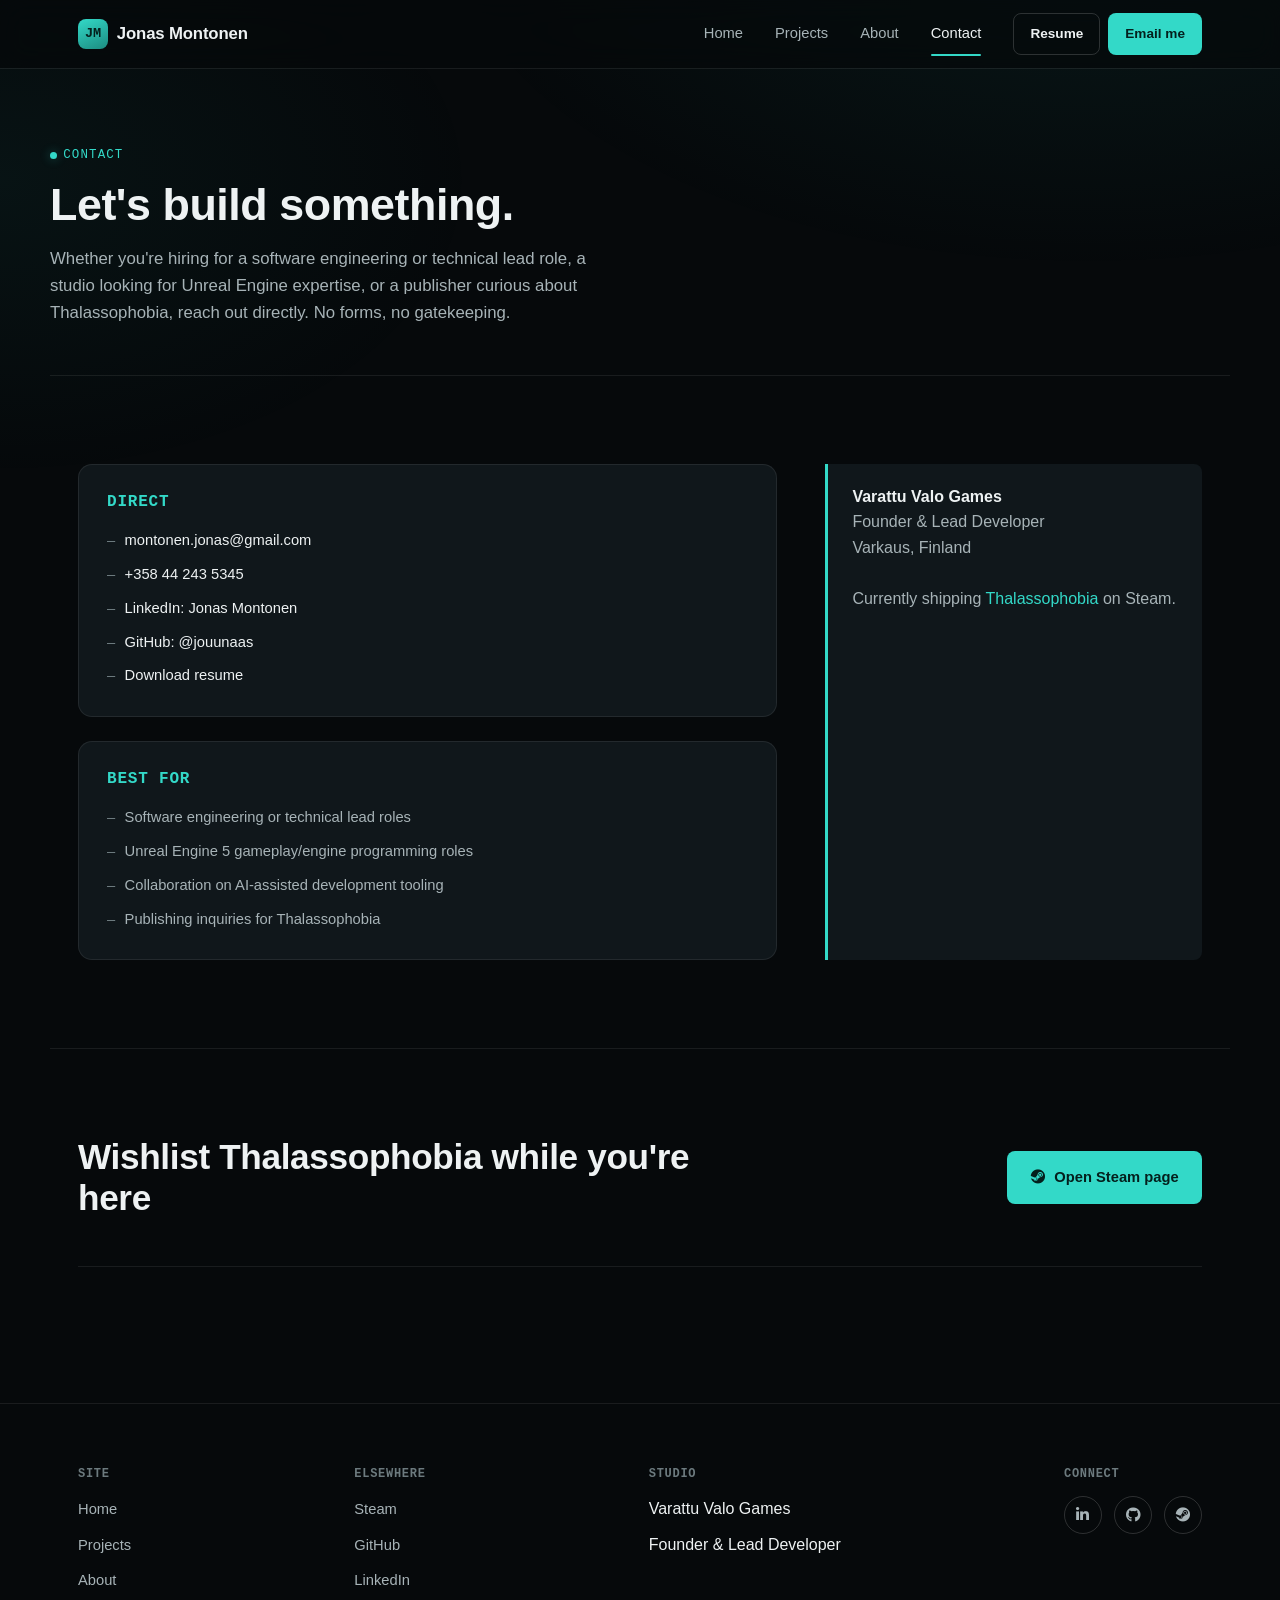
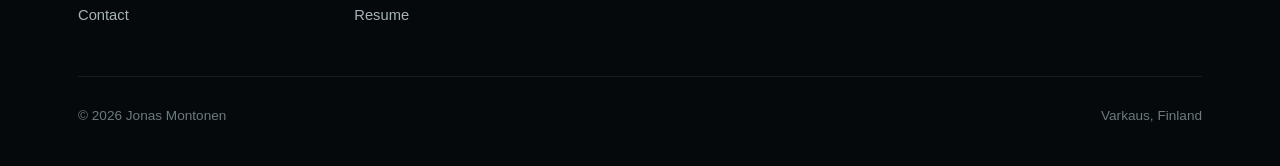
<file: contact.html>
<!DOCTYPE html>
<html lang="en">
<head>
	<script>document.documentElement.classList.add("js");</script>
	<meta charset="utf-8" />
	<title>Contact | Jonas Montonen</title>
	<meta name="viewport" content="width=device-width, initial-scale=1" />
	<meta name="description" content="Get in touch with Jonas Montonen, Software Engineer and Technical Lead, Founder of Varattu Valo Games, for roles, collaborations, or publishing inquiries." />
	<meta name="theme-color" content="#06090b" />
	<link rel="canonical" href="https://jonasmontonen.github.io/contact.html" />

	<meta property="og:type" content="website" />
	<meta property="og:title" content="Contact: Jonas Montonen" />
	<meta property="og:description" content="Get in touch for collaborations, studio roles, or publishing inquiries." />
	<meta property="og:url" content="https://jonasmontonen.github.io/contact.html" />
	<meta name="twitter:card" content="summary" />

	<link rel="icon" type="image/svg+xml" href="images/favicon.svg" />
	<link rel="stylesheet" href="assets/css/fontawesome-all.min.css" />
	<link rel="stylesheet" href="assets/css/style.css" />
</head>
<body>
	<a class="skip-link" href="#main">Skip to content</a>

	<header class="site-header">
		<div class="container nav-row">
			<a href="index.html" class="brand"><span class="mark">JM</span> Jonas Montonen</a>
			<button class="nav-toggle" aria-label="Toggle navigation" aria-expanded="false">
				<span></span><span></span><span></span>
			</button>
			<nav class="nav-links" aria-label="Primary">
				<a href="index.html">Home</a>
				<a href="projects.html">Projects</a>
				<a href="about.html">About</a>
				<a href="contact.html" aria-current="page">Contact</a>
				<span class="nav-cta">
					<a href="assets/resume/Jonas_Montonen_Resume.pdf" class="btn btn-ghost btn-sm" target="_blank" rel="noopener">Resume</a>
					<a href="mailto:montonen.jonas@gmail.com" class="btn btn-primary btn-sm">Email me</a>
				</span>
			</nav>
		</div>
	</header>

	<main id="main">
		<section class="page-hero container">
			<span class="eyebrow">Contact</span>
			<h1>Let's build something.</h1>
			<p>Whether you're hiring for a software engineering or technical lead role, a studio looking for Unreal Engine expertise, or a publisher curious about Thalassophobia, reach out directly. No forms, no gatekeeping.</p>
		</section>

		<section class="container">
			<div class="two-col reveal">
				<div>
					<div class="skill-card" style="margin-bottom:1.5rem;">
						<h3>Direct</h3>
						<ul>
							<li><a href="mailto:montonen.jonas@gmail.com" style="color:var(--text);">montonen.jonas@gmail.com</a></li>
							<li><a href="tel:+358442435345" style="color:var(--text);">+358 44 243 5345</a></li>
							<li><a href="https://www.linkedin.com/in/jonas-montonen-34661a1b7/" target="_blank" rel="noopener" style="color:var(--text);">LinkedIn: Jonas Montonen</a></li>
							<li><a href="https://github.com/jouunaas" target="_blank" rel="noopener" style="color:var(--text);">GitHub: @jouunaas</a></li>
							<li><a href="assets/resume/Jonas_Montonen_Resume.pdf" target="_blank" rel="noopener" style="color:var(--text);">Download resume</a></li>
						</ul>
					</div>
					<div class="skill-card">
						<h3>Best for</h3>
						<ul>
							<li>Software engineering or technical lead roles</li>
							<li>Unreal Engine 5 gameplay/engine programming roles</li>
							<li>Collaboration on AI-assisted development tooling</li>
							<li>Publishing inquiries for Thalassophobia</li>
						</ul>
					</div>
				</div>
				<div class="callout reveal">
					<strong style="color:var(--text);">Varattu Valo Games</strong><br />
					Founder &amp; Lead Developer<br />
					Varkaus, Finland<br /><br />
					Currently shipping <a href="thalassophobia.html" style="color:var(--accent);">Thalassophobia</a> on Steam.
				</div>
			</div>
		</section>

		<section class="container section-border-top">
			<div class="footer-cta reveal">
				<h2>Wishlist Thalassophobia while you're here</h2>
				<a href="https://store.steampowered.com/app/2507690/Thalassophobia/" class="btn btn-primary" target="_blank" rel="noopener"><i class="fab fa-steam" aria-hidden="true"></i> Open Steam page</a>
			</div>
		</section>
	</main>

	<footer class="site-footer">
		<div class="container">
			<div class="footer-grid">
				<div class="footer-col">
					<h4>Site</h4>
					<ul>
						<li><a href="index.html">Home</a></li>
						<li><a href="projects.html">Projects</a></li>
						<li><a href="about.html">About</a></li>
						<li><a href="contact.html">Contact</a></li>
					</ul>
				</div>
				<div class="footer-col">
					<h4>Elsewhere</h4>
					<ul>
						<li><a href="https://store.steampowered.com/app/2507690/Thalassophobia/" target="_blank" rel="noopener">Steam</a></li>
						<li><a href="https://github.com/jouunaas" target="_blank" rel="noopener">GitHub</a></li>
						<li><a href="https://www.linkedin.com/in/jonas-montonen-34661a1b7/" target="_blank" rel="noopener">LinkedIn</a></li>
						<li><a href="assets/resume/Jonas_Montonen_Resume.pdf" target="_blank" rel="noopener">Resume</a></li>
					</ul>
				</div>
				<div class="footer-col">
					<h4>Studio</h4>
					<ul>
						<li>Varattu Valo Games</li>
						<li>Founder &amp; Lead Developer</li>
					</ul>
				</div>
				<div class="footer-col">
					<h4>Connect</h4>
					<div class="social-icons">
						<a href="https://www.linkedin.com/in/jonas-montonen-34661a1b7/" target="_blank" rel="noopener" aria-label="LinkedIn"><i class="fab fa-linkedin-in" aria-hidden="true"></i></a>
						<a href="https://github.com/jouunaas" target="_blank" rel="noopener" aria-label="GitHub"><i class="fab fa-github" aria-hidden="true"></i></a>
						<a href="https://store.steampowered.com/app/2507690/Thalassophobia/" target="_blank" rel="noopener" aria-label="Steam"><i class="fab fa-steam" aria-hidden="true"></i></a>
					</div>
				</div>
			</div>
			<div class="footer-bottom">
				<span>&copy; 2026 Jonas Montonen</span>
				<span>Varkaus, Finland</span>
			</div>
		</div>
	</footer>

	<script src="assets/js/main.js"></script>
</body>
</html>
</file>
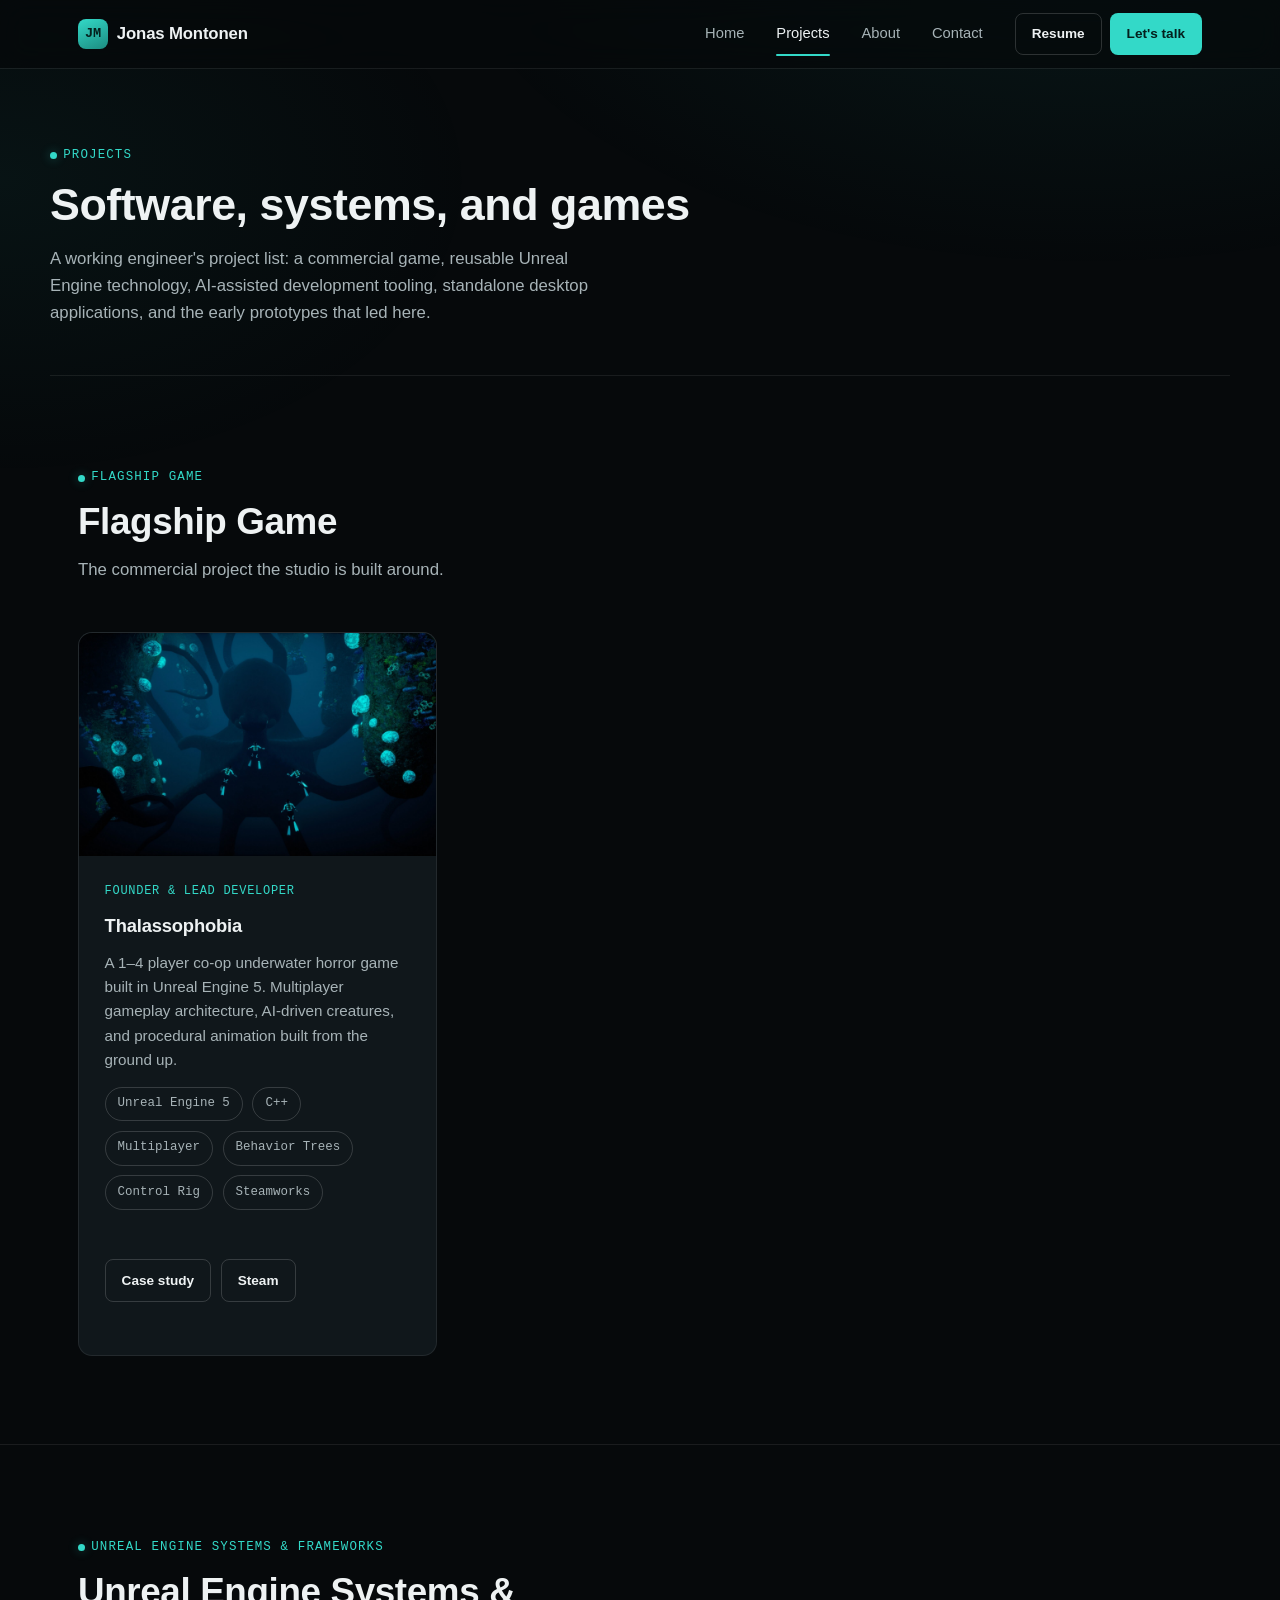
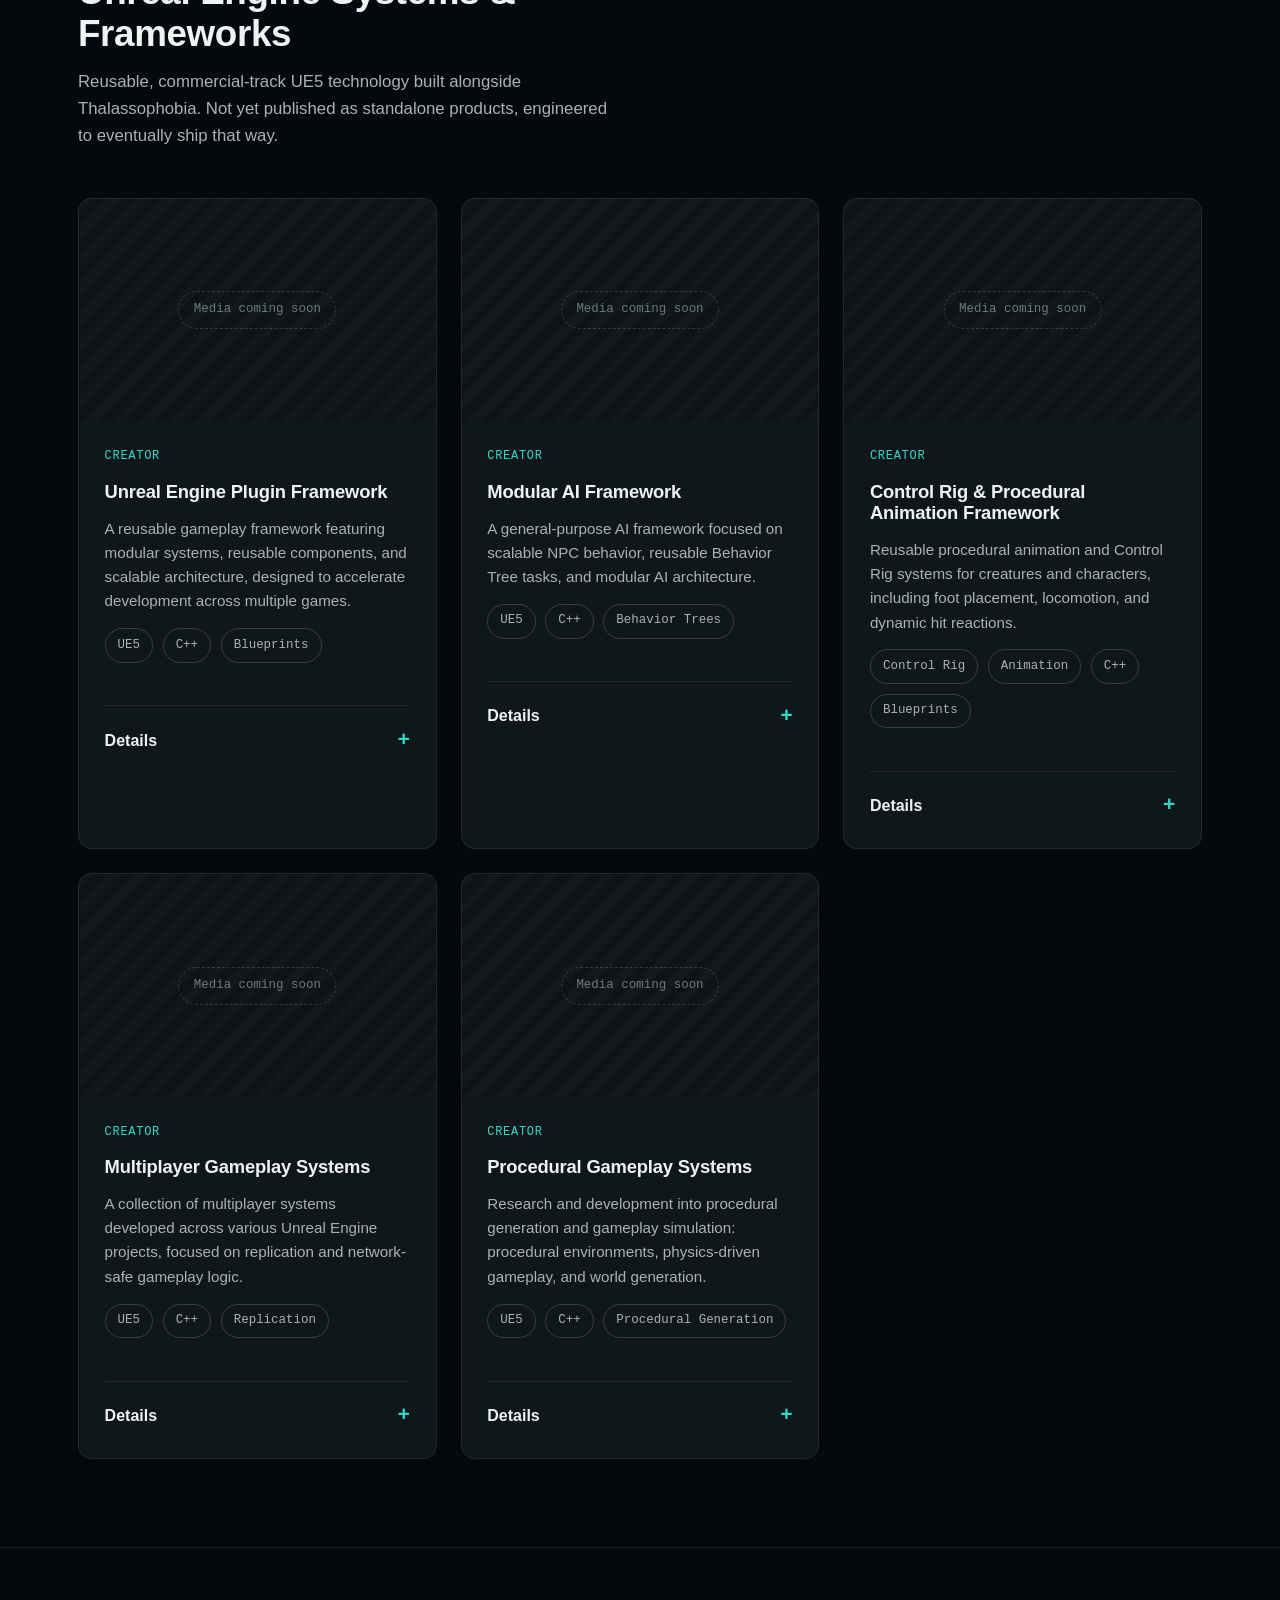
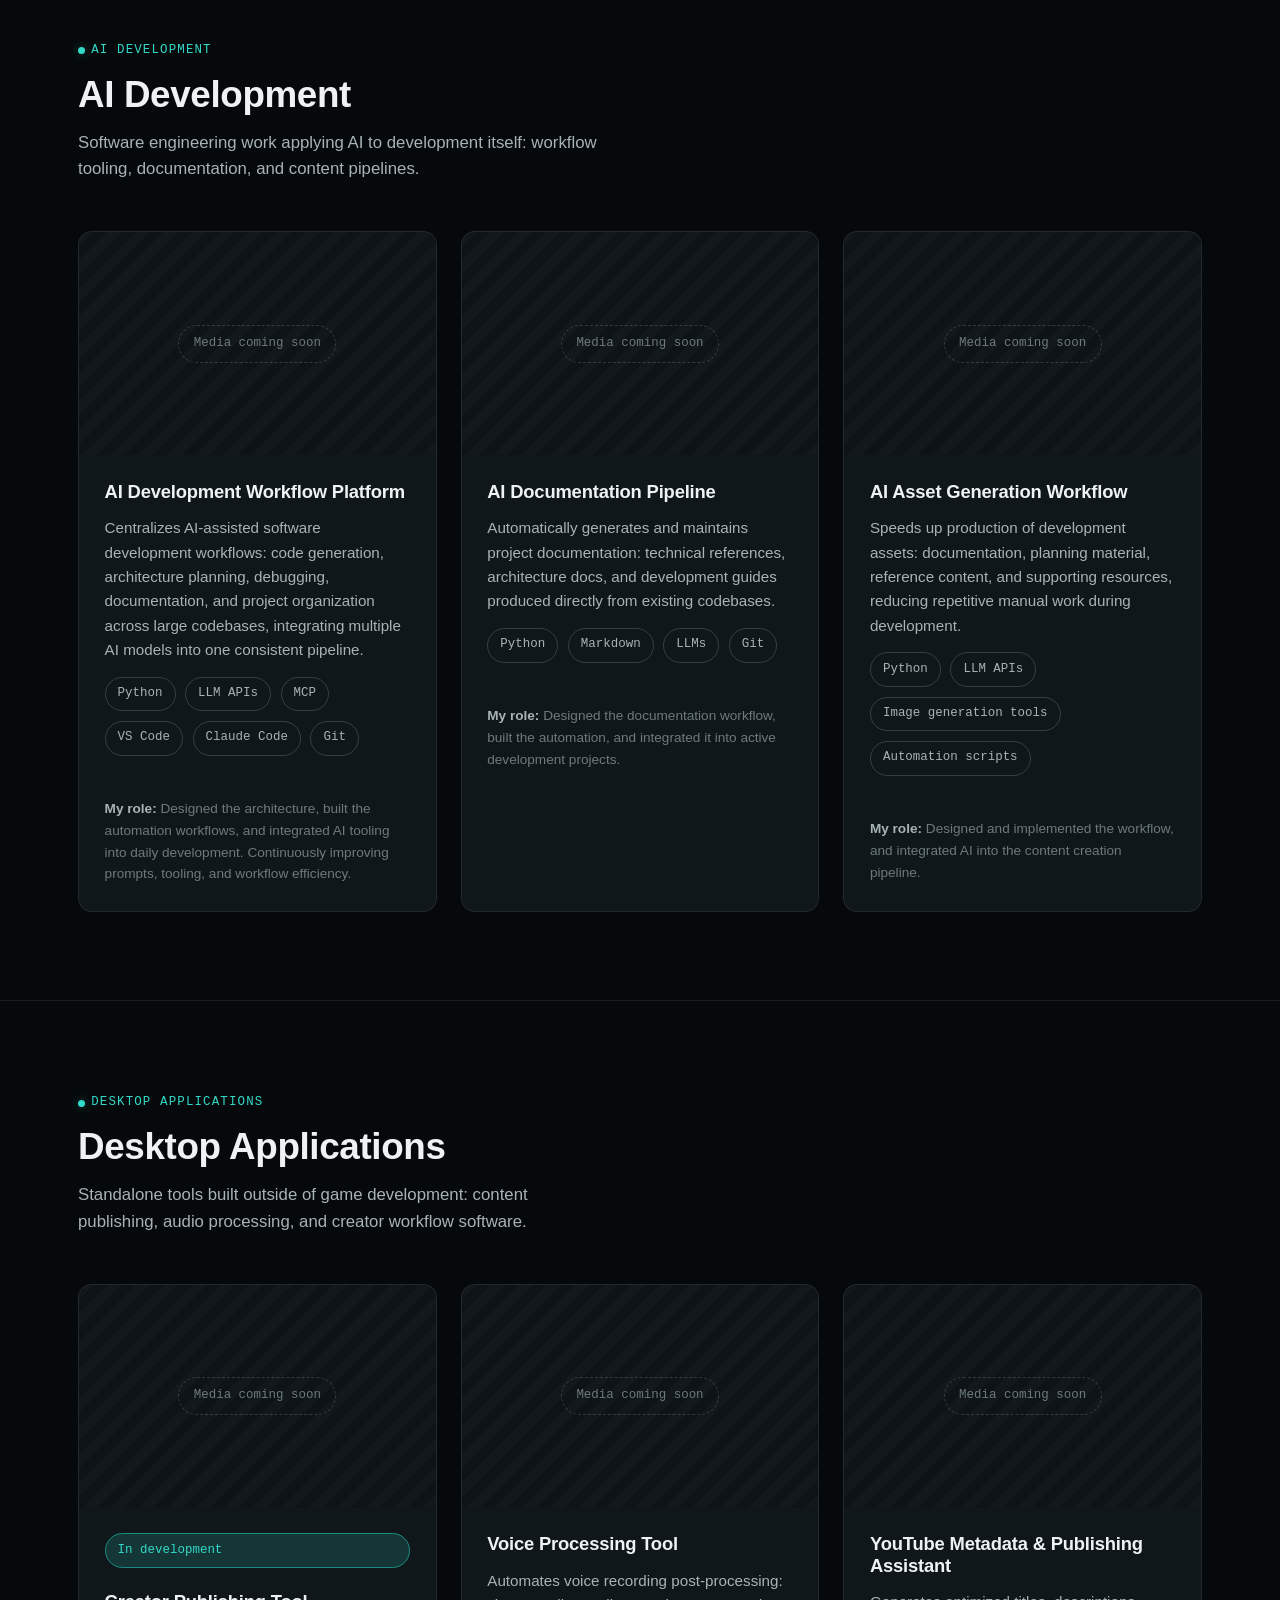
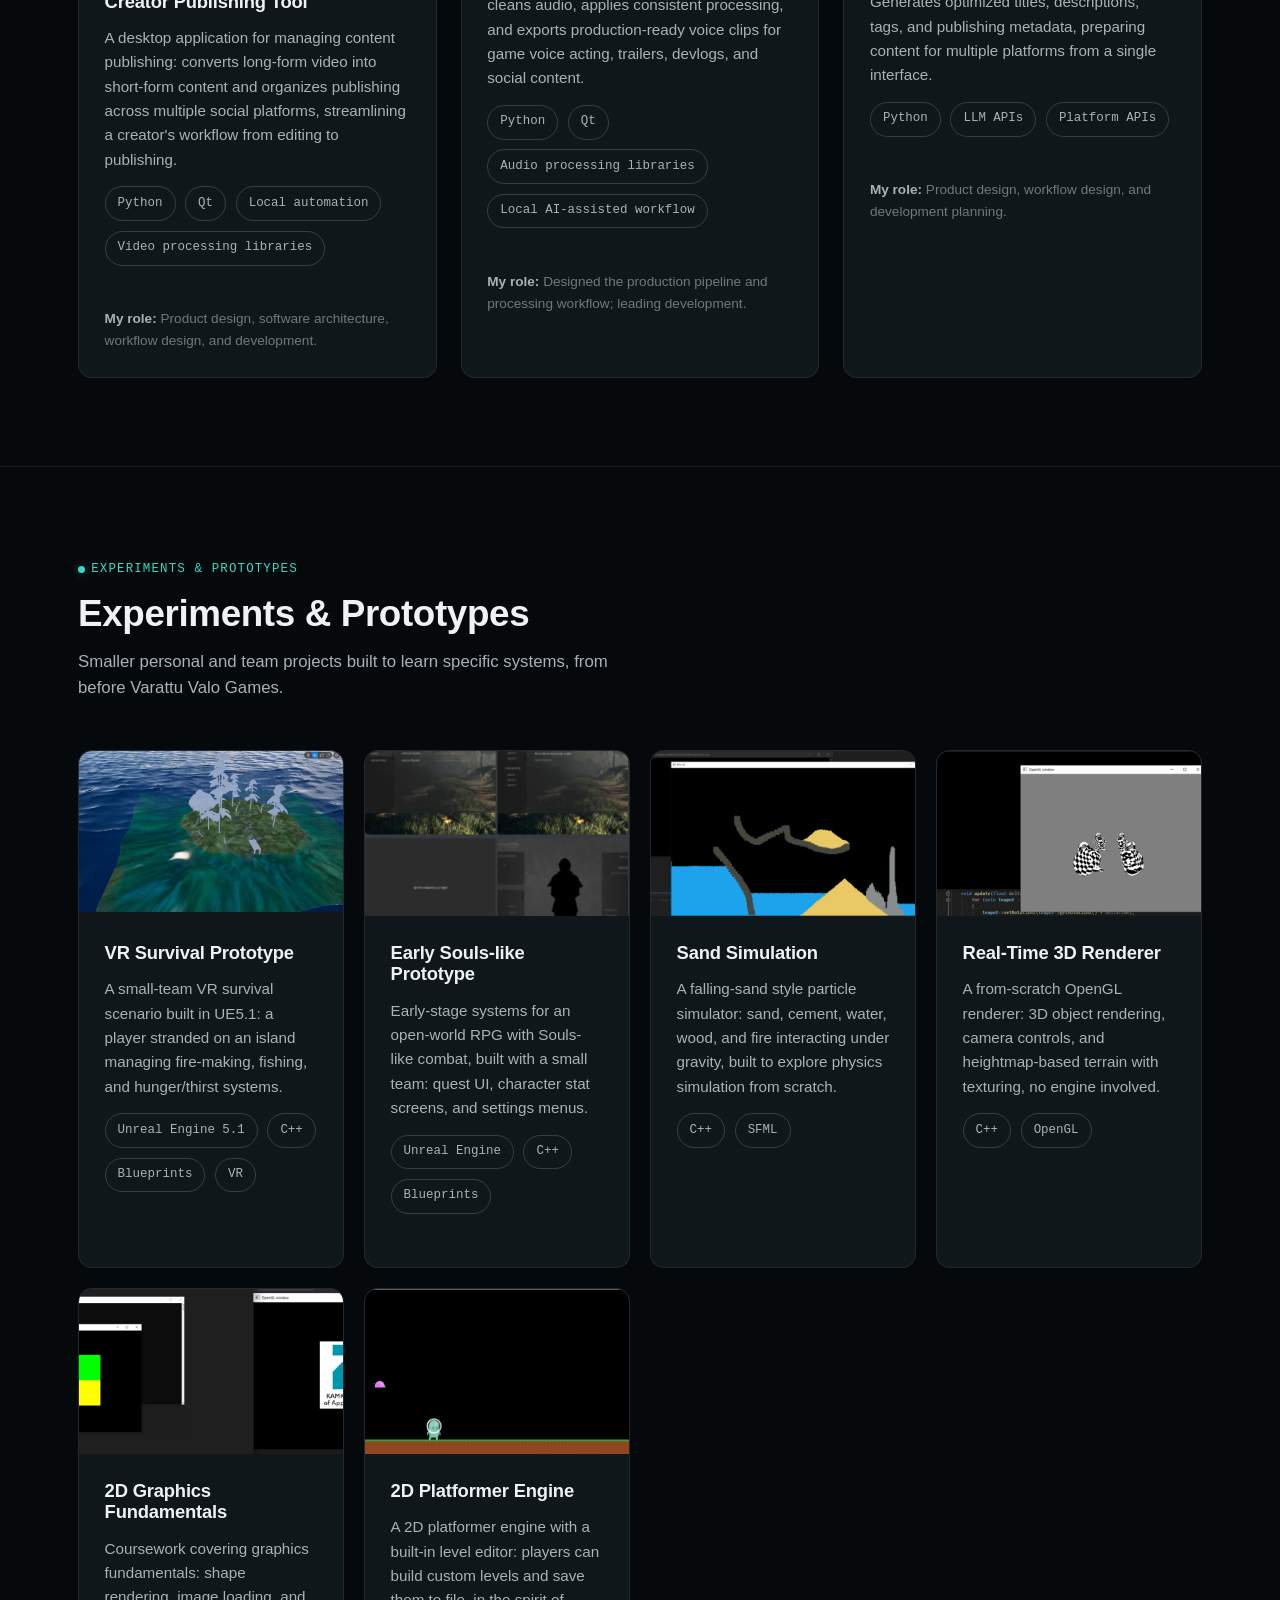
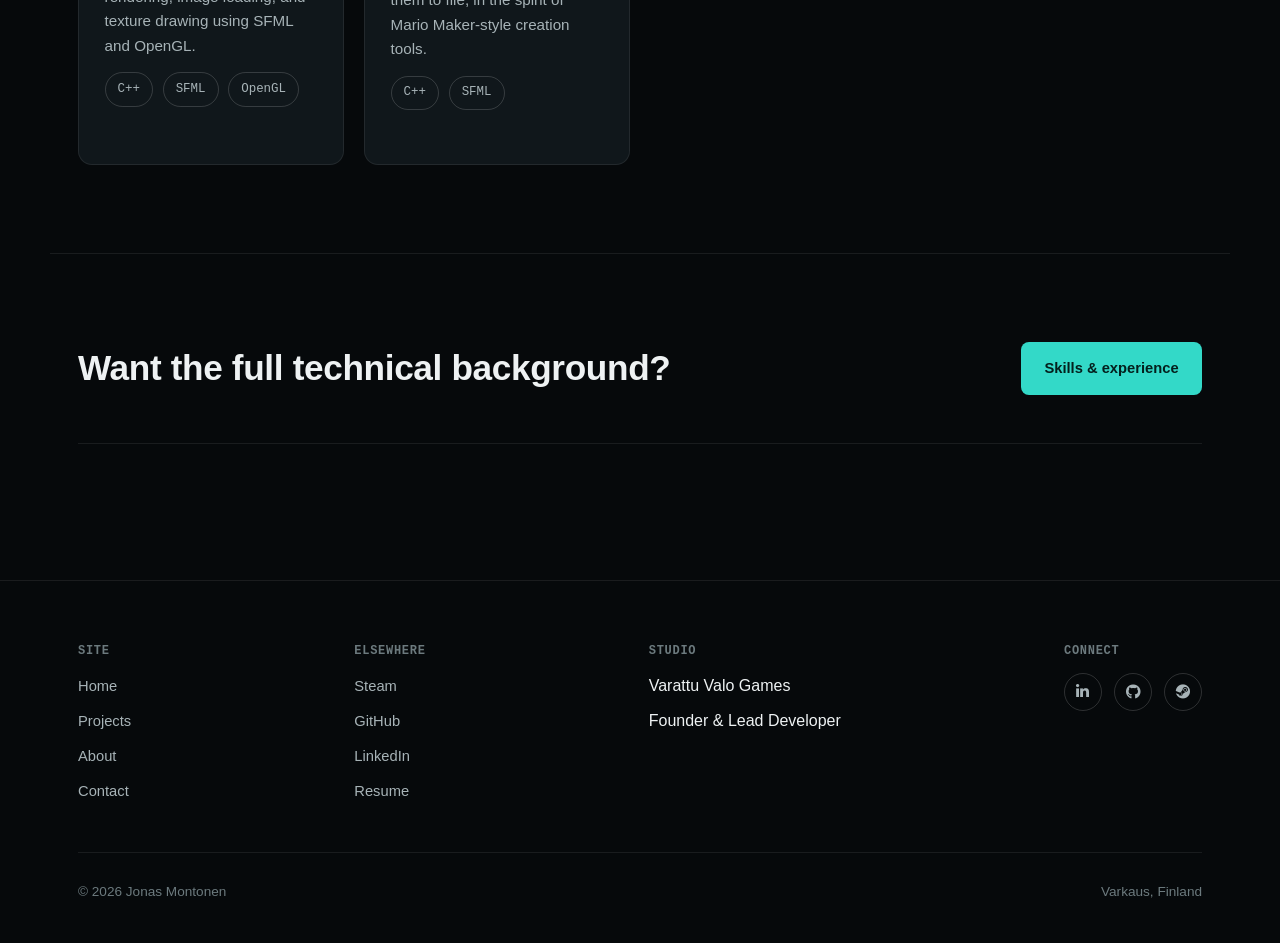
<file: projects.html>
<!DOCTYPE html>
<html lang="en">
<head>
	<script>document.documentElement.classList.add("js");</script>
	<meta charset="utf-8" />
	<title>Projects | Jonas Montonen</title>
	<meta name="viewport" content="width=device-width, initial-scale=1" />
	<meta name="description" content="Projects by Jonas Montonen: Thalassophobia, reusable Unreal Engine 5 frameworks, AI development tooling, desktop applications, and early prototypes." />
	<meta name="theme-color" content="#06090b" />
	<link rel="canonical" href="https://jonasmontonen.github.io/projects.html" />

	<meta property="og:type" content="website" />
	<meta property="og:title" content="Projects: Jonas Montonen" />
	<meta property="og:description" content="Thalassophobia, reusable Unreal Engine 5 frameworks, AI development tooling, desktop applications, and early prototypes." />
	<meta property="og:image" content="https://jonasmontonen.github.io/images/thalassophobia/screenshot-07.jpg" />
	<meta property="og:url" content="https://jonasmontonen.github.io/projects.html" />
	<meta name="twitter:card" content="summary_large_image" />

	<link rel="icon" type="image/svg+xml" href="images/favicon.svg" />
	<link rel="stylesheet" href="assets/css/fontawesome-all.min.css" />
	<link rel="stylesheet" href="assets/css/style.css" />
</head>
<body>
	<a class="skip-link" href="#main">Skip to content</a>

	<header class="site-header">
		<div class="container nav-row">
			<a href="index.html" class="brand"><span class="mark">JM</span> Jonas Montonen</a>
			<button class="nav-toggle" aria-label="Toggle navigation" aria-expanded="false">
				<span></span><span></span><span></span>
			</button>
			<nav class="nav-links" aria-label="Primary">
				<a href="index.html">Home</a>
				<a href="projects.html" aria-current="page">Projects</a>
				<a href="about.html">About</a>
				<a href="contact.html">Contact</a>
				<span class="nav-cta">
					<a href="assets/resume/Jonas_Montonen_Resume.pdf" class="btn btn-ghost btn-sm" target="_blank" rel="noopener">Resume</a>
					<a href="contact.html" class="btn btn-primary btn-sm">Let's talk</a>
				</span>
			</nav>
		</div>
	</header>

	<main id="main">
		<section class="page-hero container">
			<span class="eyebrow">Projects</span>
			<h1>Software, systems, and games</h1>
			<p>A working engineer's project list: a commercial game, reusable Unreal Engine technology, AI-assisted development tooling, standalone desktop applications, and the early prototypes that led here.</p>
		</section>

		<div data-projects-full></div>

		<section class="container section-border-top">
			<div class="footer-cta reveal">
				<h2>Want the full technical background?</h2>
				<a href="about.html" class="btn btn-primary">Skills &amp; experience</a>
			</div>
		</section>
	</main>

	<footer class="site-footer">
		<div class="container">
			<div class="footer-grid">
				<div class="footer-col">
					<h4>Site</h4>
					<ul>
						<li><a href="index.html">Home</a></li>
						<li><a href="projects.html">Projects</a></li>
						<li><a href="about.html">About</a></li>
						<li><a href="contact.html">Contact</a></li>
					</ul>
				</div>
				<div class="footer-col">
					<h4>Elsewhere</h4>
					<ul>
						<li><a href="https://store.steampowered.com/app/2507690/Thalassophobia/" target="_blank" rel="noopener">Steam</a></li>
						<li><a href="https://github.com/jouunaas" target="_blank" rel="noopener">GitHub</a></li>
						<li><a href="https://www.linkedin.com/in/jonas-montonen-34661a1b7/" target="_blank" rel="noopener">LinkedIn</a></li>
						<li><a href="assets/resume/Jonas_Montonen_Resume.pdf" target="_blank" rel="noopener">Resume</a></li>
					</ul>
				</div>
				<div class="footer-col">
					<h4>Studio</h4>
					<ul>
						<li>Varattu Valo Games</li>
						<li>Founder &amp; Lead Developer</li>
					</ul>
				</div>
				<div class="footer-col">
					<h4>Connect</h4>
					<div class="social-icons">
						<a href="https://www.linkedin.com/in/jonas-montonen-34661a1b7/" target="_blank" rel="noopener" aria-label="LinkedIn"><i class="fab fa-linkedin-in" aria-hidden="true"></i></a>
						<a href="https://github.com/jouunaas" target="_blank" rel="noopener" aria-label="GitHub"><i class="fab fa-github" aria-hidden="true"></i></a>
						<a href="https://store.steampowered.com/app/2507690/Thalassophobia/" target="_blank" rel="noopener" aria-label="Steam"><i class="fab fa-steam" aria-hidden="true"></i></a>
					</div>
				</div>
			</div>
			<div class="footer-bottom">
				<span>&copy; 2026 Jonas Montonen</span>
				<span>Varkaus, Finland</span>
			</div>
		</div>
	</footer>

	<script src="assets/js/projects-data.js"></script>
	<script src="assets/js/render-projects.js"></script>
	<script src="assets/js/main.js"></script>
</body>
</html>
</file>
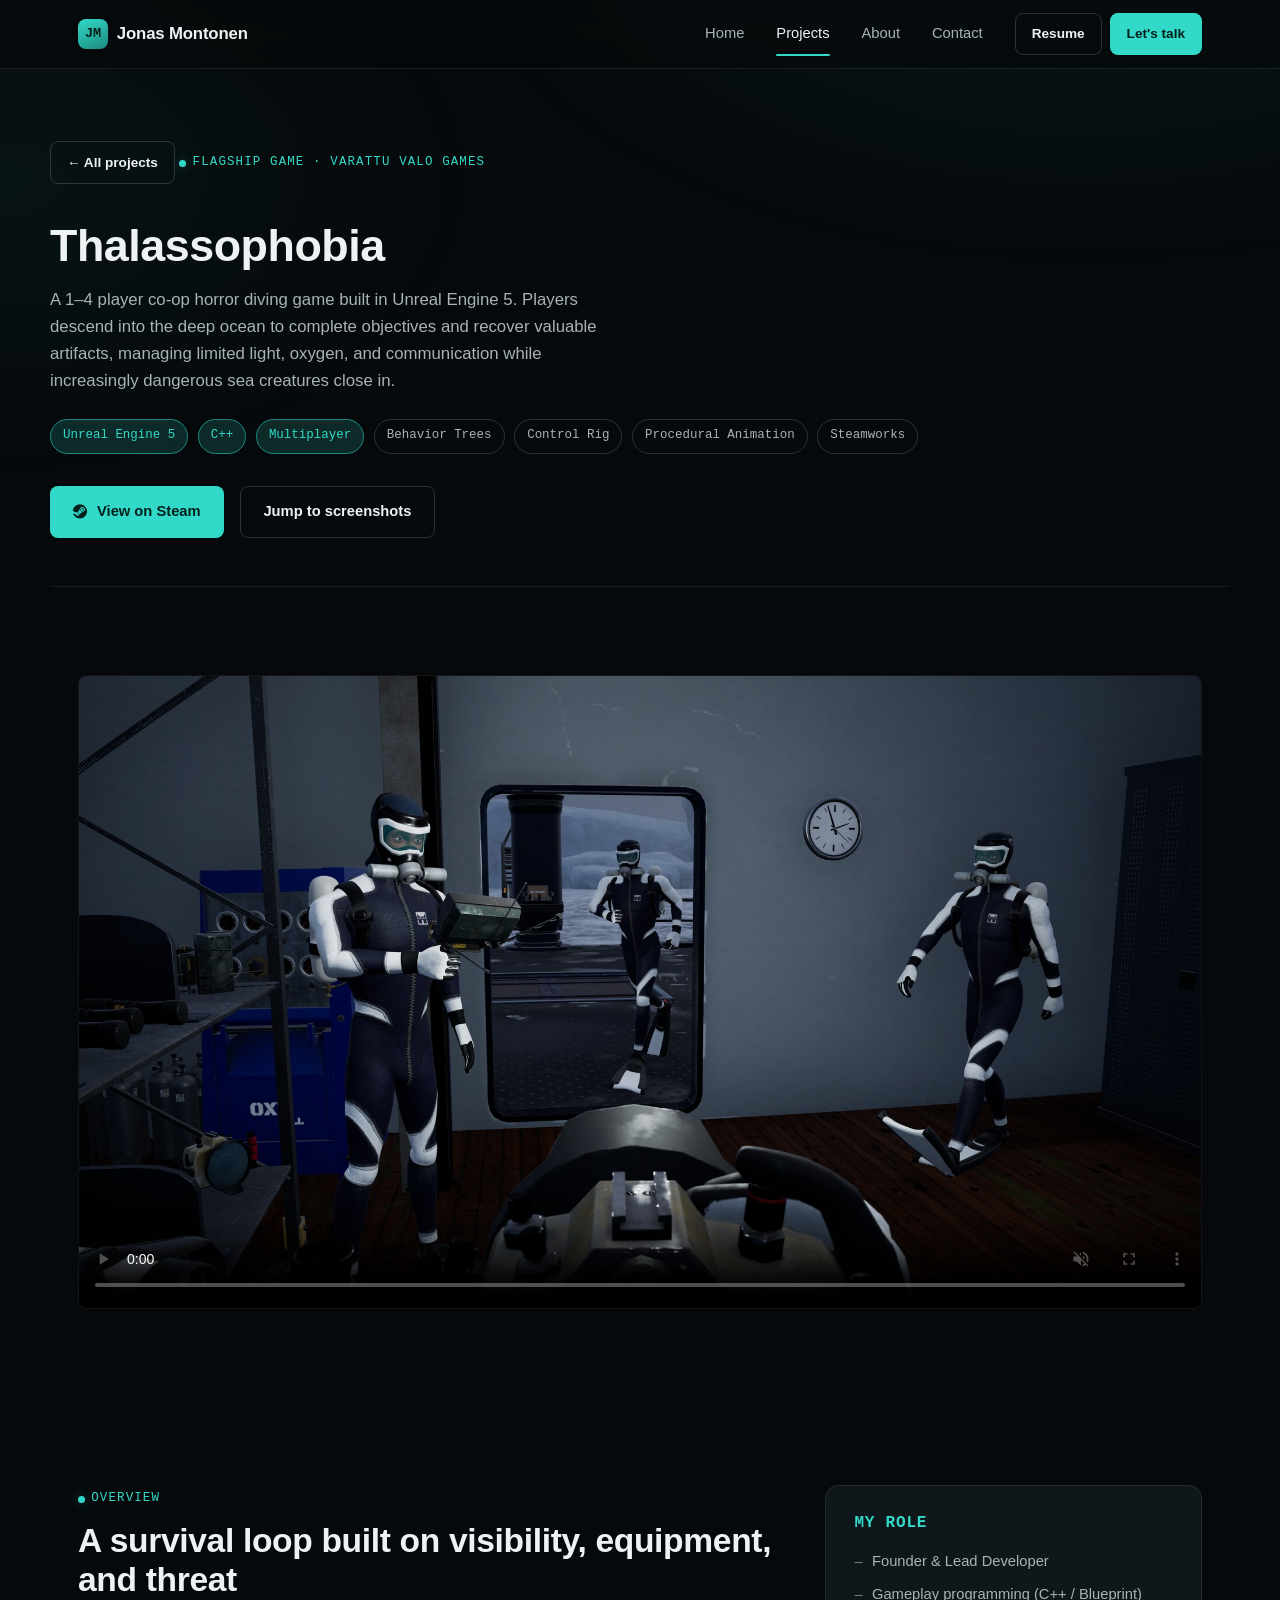
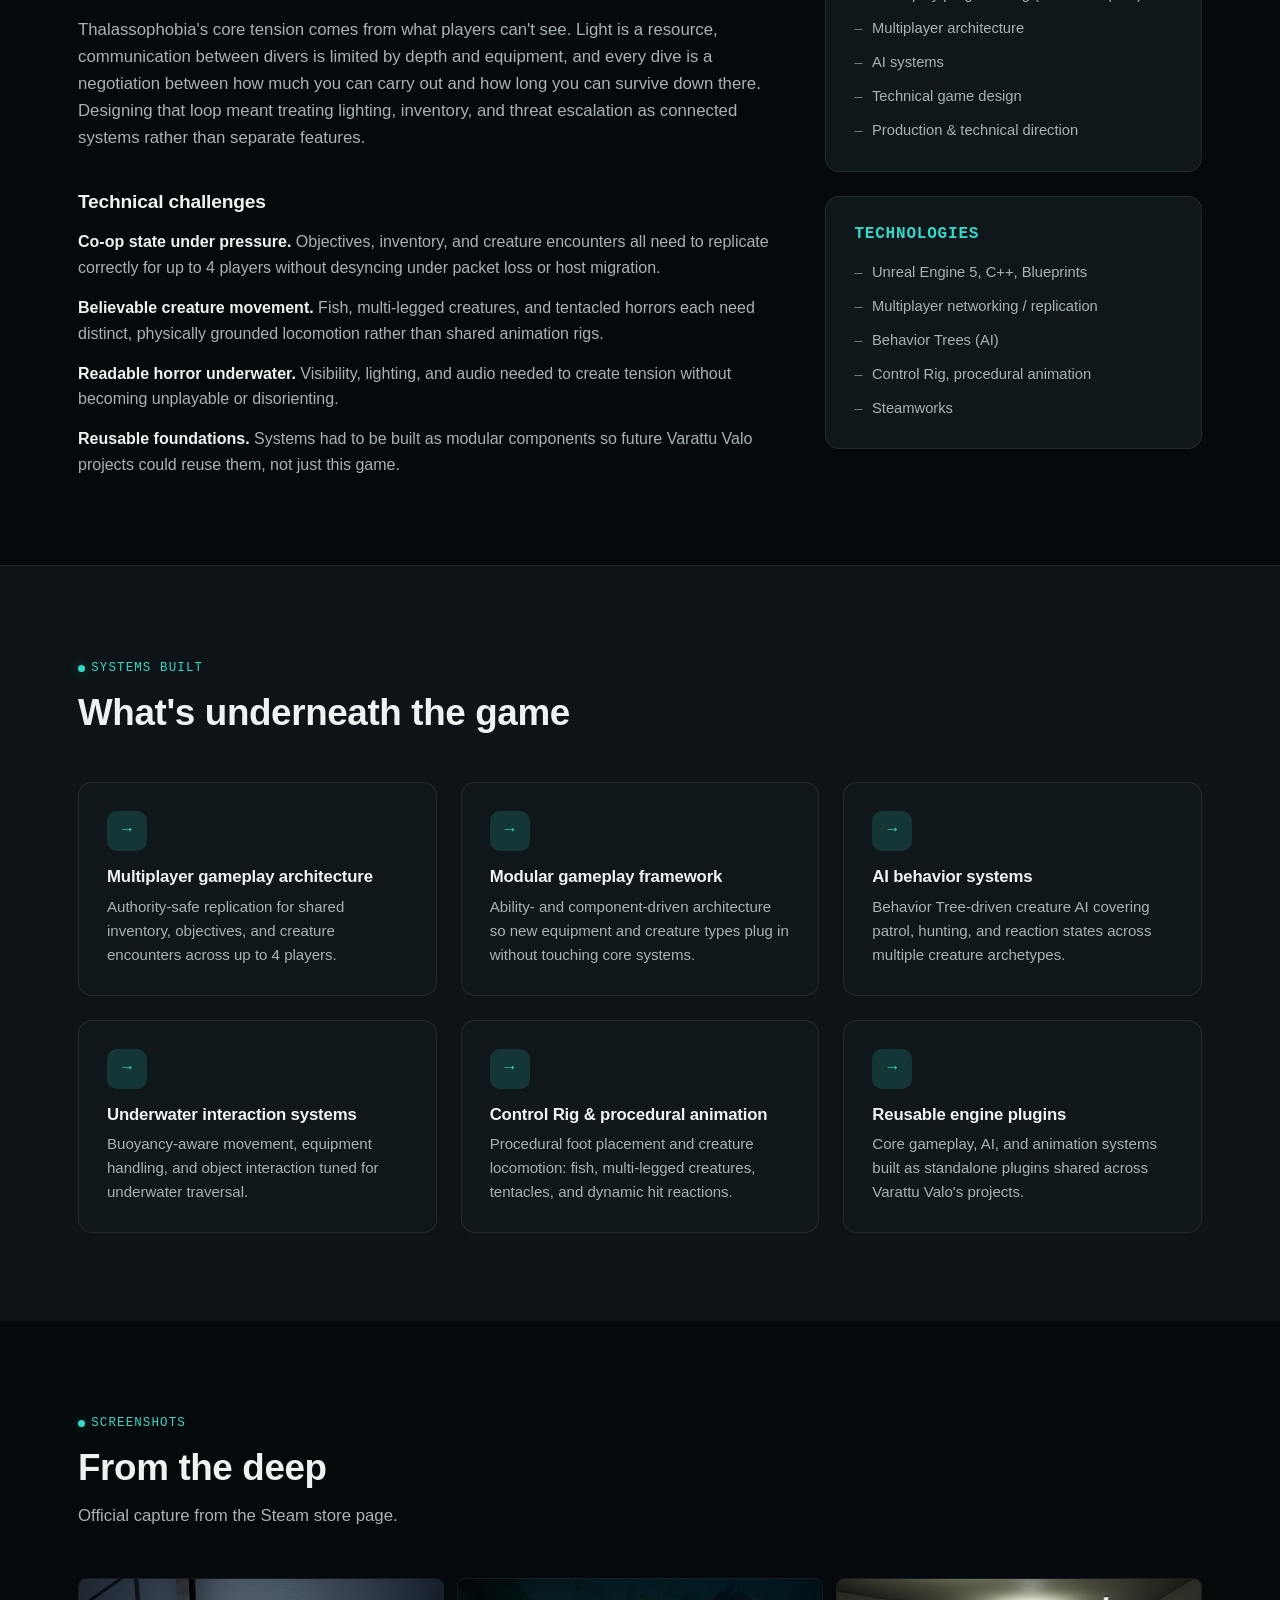
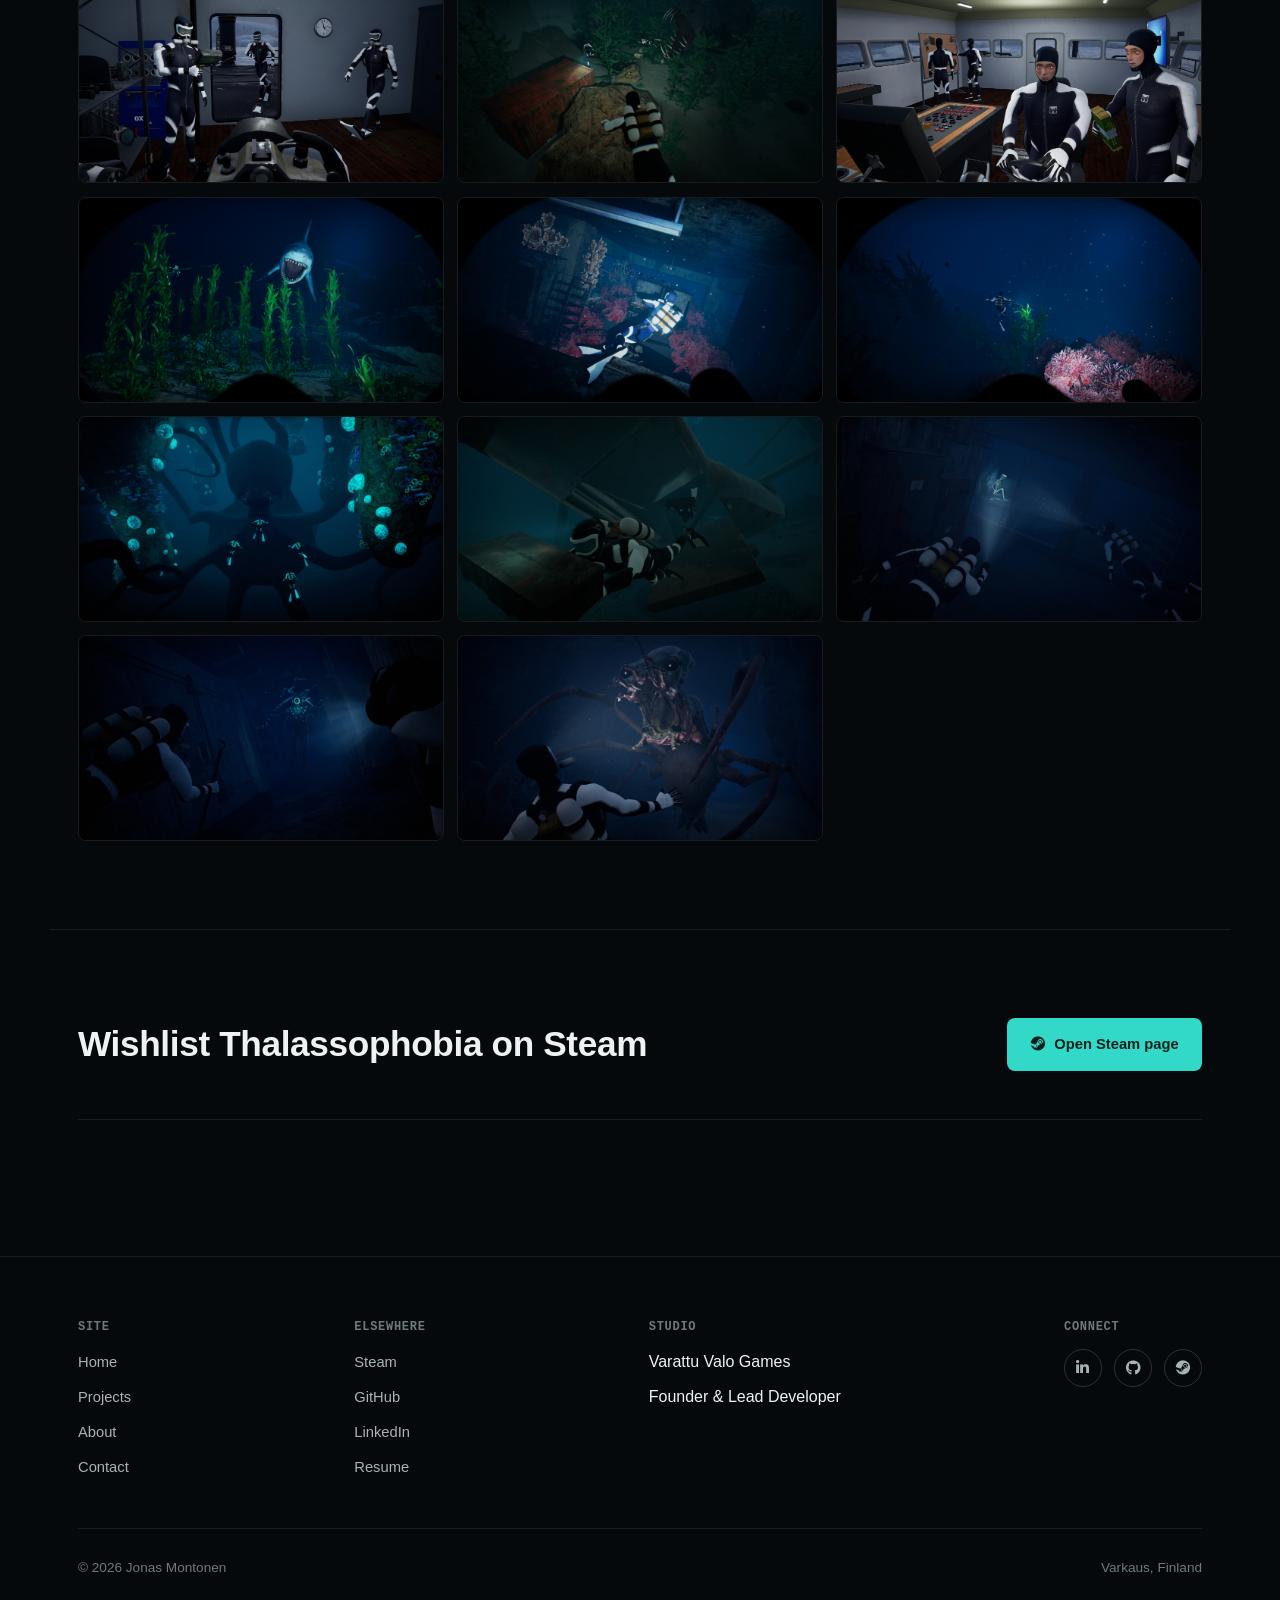
<file: thalassophobia.html>
<!DOCTYPE html>
<html lang="en">
<head>
	<script>document.documentElement.classList.add("js");</script>
	<meta charset="utf-8" />
	<title>Thalassophobia: Case Study | Jonas Montonen</title>
	<meta name="viewport" content="width=device-width, initial-scale=1" />
	<meta name="description" content="How Thalassophobia's multiplayer architecture, AI, and procedural animation systems were built in Unreal Engine 5: a technical case study by Jonas Montonen." />
	<meta name="theme-color" content="#06090b" />
	<link rel="canonical" href="https://jonasmontonen.github.io/thalassophobia.html" />

	<meta property="og:type" content="website" />
	<meta property="og:title" content="Thalassophobia: Technical Case Study" />
	<meta property="og:description" content="Multiplayer architecture, AI, and procedural animation built in Unreal Engine 5 for a co-op underwater horror game." />
	<meta property="og:image" content="https://jonasmontonen.github.io/images/thalassophobia/screenshot-04.jpg" />
	<meta property="og:url" content="https://jonasmontonen.github.io/thalassophobia.html" />
	<meta name="twitter:card" content="summary_large_image" />

	<link rel="icon" type="image/svg+xml" href="images/favicon.svg" />
	<link rel="stylesheet" href="assets/css/fontawesome-all.min.css" />
	<link rel="stylesheet" href="assets/css/style.css" />
</head>
<body>
	<a class="skip-link" href="#main">Skip to content</a>

	<header class="site-header">
		<div class="container nav-row">
			<a href="index.html" class="brand"><span class="mark">JM</span> Jonas Montonen</a>
			<button class="nav-toggle" aria-label="Toggle navigation" aria-expanded="false">
				<span></span><span></span><span></span>
			</button>
			<nav class="nav-links" aria-label="Primary">
				<a href="index.html">Home</a>
				<a href="projects.html" aria-current="page">Projects</a>
				<a href="about.html">About</a>
				<a href="contact.html">Contact</a>
				<span class="nav-cta">
					<a href="assets/resume/Jonas_Montonen_Resume.pdf" class="btn btn-ghost btn-sm" target="_blank" rel="noopener">Resume</a>
					<a href="contact.html" class="btn btn-primary btn-sm">Let's talk</a>
				</span>
			</nav>
		</div>
	</header>

	<main id="main">

		<section class="page-hero container">
			<a href="projects.html" class="btn btn-ghost btn-sm" style="margin-bottom:1.5rem;">&larr; All projects</a>
			<span class="eyebrow">Flagship game · Varattu Valo Games</span>
			<h1>Thalassophobia</h1>
			<p>A 1–4 player co-op horror diving game built in Unreal Engine 5. Players descend into the deep ocean to complete objectives and recover valuable artifacts, managing limited light, oxygen, and communication while increasingly dangerous sea creatures close in.</p>
			<div class="chip-row" style="margin-top:1.5rem;">
				<span class="chip on">Unreal Engine 5</span>
				<span class="chip on">C++</span>
				<span class="chip on">Multiplayer</span>
				<span class="chip">Behavior Trees</span>
				<span class="chip">Control Rig</span>
				<span class="chip">Procedural Animation</span>
				<span class="chip">Steamworks</span>
			</div>
			<div class="hero-actions" style="margin-top:2rem; margin-bottom:0;">
				<a href="https://store.steampowered.com/app/2507690/Thalassophobia/" class="btn btn-primary" target="_blank" rel="noopener"><i class="fab fa-steam" aria-hidden="true"></i> View on Steam</a>
				<a href="#gallery" class="btn btn-ghost">Jump to screenshots</a>
			</div>
		</section>

		<!-- Trailer -->
		<section class="container reveal">
			<div class="video-wrap">
				<video controls muted playsinline preload="metadata" poster="images/thalassophobia/screenshot-01.jpg" style="width:100%;">
					<source src="images/thalassophobia/clips/912cf109c7fccc47ac13db42feab558c.mp4" type="video/mp4" />
				</video>
			</div>
		</section>

		<!-- Overview / role -->
		<section class="container">
			<div class="two-col">
				<div class="reveal">
					<span class="eyebrow">Overview</span>
					<h2 style="margin-top:0.75rem; font-size: clamp(1.6rem, 3vw, 2.1rem);">A survival loop built on visibility, equipment, and threat</h2>
					<p style="color: var(--text-dim); margin-top:1.1rem; font-size:1.05rem;">Thalassophobia's core tension comes from what players can't see. Light is a resource, communication between divers is limited by depth and equipment, and every dive is a negotiation between how much you can carry out and how long you can survive down there. Designing that loop meant treating lighting, inventory, and threat escalation as connected systems rather than separate features.</p>

					<h3 style="margin-top:2.5rem; font-size:1.2rem;">Technical challenges</h3>
					<ul style="margin-top:1rem; display:flex; flex-direction:column; gap:0.9rem; color: var(--text-dim);">
						<li><strong style="color:var(--text);">Co-op state under pressure.</strong> Objectives, inventory, and creature encounters all need to replicate correctly for up to 4 players without desyncing under packet loss or host migration.</li>
						<li><strong style="color:var(--text);">Believable creature movement.</strong> Fish, multi-legged creatures, and tentacled horrors each need distinct, physically grounded locomotion rather than shared animation rigs.</li>
						<li><strong style="color:var(--text);">Readable horror underwater.</strong> Visibility, lighting, and audio needed to create tension without becoming unplayable or disorienting.</li>
						<li><strong style="color:var(--text);">Reusable foundations.</strong> Systems had to be built as modular components so future Varattu Valo projects could reuse them, not just this game.</li>
					</ul>
				</div>
				<div class="reveal">
					<div class="skill-card" style="margin-bottom:1.5rem;">
						<h3>My role</h3>
						<ul>
							<li>Founder &amp; Lead Developer</li>
							<li>Gameplay programming (C++ / Blueprint)</li>
							<li>Multiplayer architecture</li>
							<li>AI systems</li>
							<li>Technical game design</li>
							<li>Production &amp; technical direction</li>
						</ul>
					</div>
					<div class="skill-card">
						<h3>Technologies</h3>
						<ul>
							<li>Unreal Engine 5, C++, Blueprints</li>
							<li>Multiplayer networking / replication</li>
							<li>Behavior Trees (AI)</li>
							<li>Control Rig, procedural animation</li>
							<li>Steamworks</li>
						</ul>
					</div>
				</div>
			</div>
		</section>

		<!-- Systems built -->
		<section class="section-alt section-border-top">
			<div class="container">
				<div class="section-head reveal">
					<span class="eyebrow">Systems built</span>
					<h2>What's underneath the game</h2>
				</div>
				<div class="grid-3">
					<div class="highlight-card reveal">
						<div class="icon">→</div>
						<h3>Multiplayer gameplay architecture</h3>
						<p>Authority-safe replication for shared inventory, objectives, and creature encounters across up to 4 players.</p>
					</div>
					<div class="highlight-card reveal">
						<div class="icon">→</div>
						<h3>Modular gameplay framework</h3>
						<p>Ability- and component-driven architecture so new equipment and creature types plug in without touching core systems.</p>
					</div>
					<div class="highlight-card reveal">
						<div class="icon">→</div>
						<h3>AI behavior systems</h3>
						<p>Behavior Tree-driven creature AI covering patrol, hunting, and reaction states across multiple creature archetypes.</p>
					</div>
					<div class="highlight-card reveal">
						<div class="icon">→</div>
						<h3>Underwater interaction systems</h3>
						<p>Buoyancy-aware movement, equipment handling, and object interaction tuned for underwater traversal.</p>
					</div>
					<div class="highlight-card reveal">
						<div class="icon">→</div>
						<h3>Control Rig &amp; procedural animation</h3>
						<p>Procedural foot placement and creature locomotion: fish, multi-legged creatures, tentacles, and dynamic hit reactions.</p>
					</div>
					<div class="highlight-card reveal">
						<div class="icon">→</div>
						<h3>Reusable engine plugins</h3>
						<p>Core gameplay, AI, and animation systems built as standalone plugins shared across Varattu Valo's projects.</p>
					</div>
				</div>
			</div>
		</section>

		<!-- Gallery -->
		<section class="container" id="gallery">
			<div class="section-head reveal">
				<span class="eyebrow">Screenshots</span>
				<h2>From the deep</h2>
				<p>Official capture from the Steam store page.</p>
			</div>
			<div class="gallery-grid reveal" data-gallery>
				<button type="button" data-full="images/thalassophobia/screenshot-01.jpg" data-alt="Divers preparing equipment in Thalassophobia"><img src="images/thalassophobia/screenshot-01.jpg" alt="Divers preparing equipment before a dive" loading="lazy" /></button>
				<button type="button" data-full="images/thalassophobia/screenshot-02.jpg" data-alt="Underwater environment in Thalassophobia"><img src="images/thalassophobia/screenshot-02.jpg" alt="Underwater environment" loading="lazy" /></button>
				<button type="button" data-full="images/thalassophobia/screenshot-03.jpg" data-alt="Diver exploring a wreck in Thalassophobia"><img src="images/thalassophobia/screenshot-03.jpg" alt="Diver exploring a sunken structure" loading="lazy" /></button>
				<button type="button" data-full="images/thalassophobia/screenshot-04.jpg" data-alt="A shark approaching a diver in Thalassophobia"><img src="images/thalassophobia/screenshot-04.jpg" alt="A shark approaching a diver through kelp" loading="lazy" /></button>
				<button type="button" data-full="images/thalassophobia/screenshot-05.jpg" data-alt="Deep ocean environment in Thalassophobia"><img src="images/thalassophobia/screenshot-05.jpg" alt="Deep ocean environment" loading="lazy" /></button>
				<button type="button" data-full="images/thalassophobia/screenshot-06.jpg" data-alt="Underwater structure in Thalassophobia"><img src="images/thalassophobia/screenshot-06.jpg" alt="Underwater structure" loading="lazy" /></button>
				<button type="button" data-full="images/thalassophobia/screenshot-07.jpg" data-alt="Co-op divers facing a giant creature in Thalassophobia"><img src="images/thalassophobia/screenshot-07.jpg" alt="Four co-op divers facing a giant sea creature" loading="lazy" /></button>
				<button type="button" data-full="images/thalassophobia/screenshot-08.jpg" data-alt="Diving equipment detail in Thalassophobia"><img src="images/thalassophobia/screenshot-08.jpg" alt="Diving equipment detail" loading="lazy" /></button>
				<button type="button" data-full="images/thalassophobia/screenshot-09.jpg" data-alt="A skeletal discovery underwater in Thalassophobia"><img src="images/thalassophobia/screenshot-09.jpg" alt="A skeletal discovery inside a flooded structure" loading="lazy" /></button>
				<button type="button" data-full="images/thalassophobia/screenshot-10.jpg" data-alt="Underwater horror moment in Thalassophobia"><img src="images/thalassophobia/screenshot-10.jpg" alt="Underwater horror encounter" loading="lazy" /></button>
				<button type="button" data-full="images/thalassophobia/screenshot-11.jpg" data-alt="Deep sea exploration in Thalassophobia"><img src="images/thalassophobia/screenshot-11.jpg" alt="Deep sea exploration" loading="lazy" /></button>
			</div>
		</section>

		<!-- Steam CTA -->
		<section class="container section-border-top">
			<div class="footer-cta reveal">
				<h2>Wishlist Thalassophobia on Steam</h2>
				<a href="https://store.steampowered.com/app/2507690/Thalassophobia/" class="btn btn-primary" target="_blank" rel="noopener"><i class="fab fa-steam" aria-hidden="true"></i> Open Steam page</a>
			</div>
		</section>
	</main>

	<footer class="site-footer">
		<div class="container">
			<div class="footer-grid">
				<div class="footer-col">
					<h4>Site</h4>
					<ul>
						<li><a href="index.html">Home</a></li>
						<li><a href="projects.html">Projects</a></li>
						<li><a href="about.html">About</a></li>
						<li><a href="contact.html">Contact</a></li>
					</ul>
				</div>
				<div class="footer-col">
					<h4>Elsewhere</h4>
					<ul>
						<li><a href="https://store.steampowered.com/app/2507690/Thalassophobia/" target="_blank" rel="noopener">Steam</a></li>
						<li><a href="https://github.com/jouunaas" target="_blank" rel="noopener">GitHub</a></li>
						<li><a href="https://www.linkedin.com/in/jonas-montonen-34661a1b7/" target="_blank" rel="noopener">LinkedIn</a></li>
						<li><a href="assets/resume/Jonas_Montonen_Resume.pdf" target="_blank" rel="noopener">Resume</a></li>
					</ul>
				</div>
				<div class="footer-col">
					<h4>Studio</h4>
					<ul>
						<li>Varattu Valo Games</li>
						<li>Founder &amp; Lead Developer</li>
					</ul>
				</div>
				<div class="footer-col">
					<h4>Connect</h4>
					<div class="social-icons">
						<a href="https://www.linkedin.com/in/jonas-montonen-34661a1b7/" target="_blank" rel="noopener" aria-label="LinkedIn"><i class="fab fa-linkedin-in" aria-hidden="true"></i></a>
						<a href="https://github.com/jouunaas" target="_blank" rel="noopener" aria-label="GitHub"><i class="fab fa-github" aria-hidden="true"></i></a>
						<a href="https://store.steampowered.com/app/2507690/Thalassophobia/" target="_blank" rel="noopener" aria-label="Steam"><i class="fab fa-steam" aria-hidden="true"></i></a>
					</div>
				</div>
			</div>
			<div class="footer-bottom">
				<span>&copy; 2026 Jonas Montonen</span>
				<span>Varkaus, Finland</span>
			</div>
		</div>
	</footer>

	<script src="assets/js/main.js"></script>
</body>
</html>
</file>
<file: assets/css/style.css>
/* ==========================================================================
   Jonas Montonen: portfolio design system
   ========================================================================== */

:root {
	--bg: #06090b;
	--bg-raised: #0d1317;
	--bg-card: #10171b;
	--bg-card-hover: #131b20;
	--border: rgba(255, 255, 255, 0.08);
	--border-strong: rgba(255, 255, 255, 0.16);
	--text: #eef2f3;
	--text-dim: #a7b3b7;
	--text-faint: #6c7a7e;
	--accent: #33d9c8;
	--accent-strong: #6fffef;
	--accent-dim: #1c8c80;
	--accent-glow: rgba(51, 217, 200, 0.16);
	--danger: #ff6b5e;
	--radius: 14px;
	--radius-sm: 8px;
	--maxw: 1180px;
	--font-sans: -apple-system, BlinkMacSystemFont, "Segoe UI", Inter, Roboto, "Helvetica Neue", Arial, sans-serif;
	--font-mono: ui-monospace, "Cascadia Code", "Segoe UI Mono", Consolas, "SFMono-Regular", Menlo, monospace;
	--ease: cubic-bezier(0.16, 1, 0.3, 1);
}

* { box-sizing: border-box; }
html { scroll-behavior: smooth; }

@media (prefers-reduced-motion: reduce) {
	html { scroll-behavior: auto; }
	*, *::before, *::after { animation-duration: 0.01ms !important; animation-iteration-count: 1 !important; transition-duration: 0.01ms !important; }
}

body {
	margin: 0;
	background: var(--bg);
	color: var(--text);
	font-family: var(--font-sans);
	font-size: 16px;
	line-height: 1.6;
	-webkit-font-smoothing: antialiased;
}

body::before {
	content: "";
	position: fixed;
	inset: 0;
	background:
		radial-gradient(1100px 600px at 85% -10%, rgba(51, 217, 200, 0.08), transparent 60%),
		radial-gradient(800px 500px at 0% 20%, rgba(51, 217, 200, 0.05), transparent 60%);
	pointer-events: none;
	z-index: 0;
}

img, video { max-width: 100%; display: block; }
a { color: inherit; text-decoration: none; }
h1, h2, h3, h4 { font-weight: 600; line-height: 1.15; margin: 0; letter-spacing: -0.01em; }
p { margin: 0; }
ul { margin: 0; padding: 0; list-style: none; }
button { font: inherit; color: inherit; background: none; border: none; cursor: pointer; }

.container {
	max-width: var(--maxw);
	margin: 0 auto;
	padding: 0 1.75rem;
	position: relative;
	z-index: 1;
}

/* section's own vertical padding is otherwise zeroed whenever an element
   carries both classes (<section class="container">), since .container's
   padding shorthand resets top/bottom. Reassert it here. */
section.container:not(.page-hero) {
	padding-top: 5.5rem;
	padding-bottom: 5.5rem;
}

.eyebrow {
	display: inline-flex;
	align-items: center;
	gap: 0.5em;
	font-family: var(--font-mono);
	font-size: 0.78rem;
	letter-spacing: 0.09em;
	text-transform: uppercase;
	color: var(--accent);
}
.eyebrow::before {
	content: "";
	width: 7px;
	height: 7px;
	border-radius: 50%;
	background: var(--accent);
	box-shadow: 0 0 10px 2px var(--accent-glow);
}

/* Skip link */
.skip-link {
	position: absolute;
	left: 1rem;
	top: -3rem;
	background: var(--accent);
	color: #04201d;
	padding: 0.6rem 1rem;
	border-radius: var(--radius-sm);
	z-index: 200;
	font-weight: 600;
	transition: top 0.2s var(--ease);
}
.skip-link:focus { top: 1rem; }

:focus-visible {
	outline: 2px solid var(--accent);
	outline-offset: 3px;
	border-radius: 4px;
}

/* ---------------------------------- Nav ---------------------------------- */

.site-header {
	position: sticky;
	top: 0;
	z-index: 100;
	border-bottom: 1px solid var(--border);
	isolation: isolate;
}
.site-header::before {
	content: "";
	position: absolute;
	inset: 0;
	z-index: -1;
	background: rgba(6, 9, 11, 0.72);
	backdrop-filter: blur(14px) saturate(140%);
	-webkit-backdrop-filter: blur(14px) saturate(140%);
}

.nav-row {
	display: flex;
	align-items: center;
	justify-content: space-between;
	height: 68px;
}

.brand {
	font-weight: 700;
	font-size: 1.05rem;
	letter-spacing: -0.01em;
	display: flex;
	align-items: center;
	gap: 0.55rem;
}
.brand .mark {
	width: 30px;
	height: 30px;
	border-radius: 8px;
	background: linear-gradient(155deg, var(--accent), var(--accent-dim));
	display: grid;
	place-items: center;
	color: #04201d;
	font-family: var(--font-mono);
	font-weight: 700;
	font-size: 0.85rem;
}

.nav-links {
	display: flex;
	gap: 2rem;
	align-items: center;
	flex-shrink: 0;
}
.nav-links > a {
	font-size: 0.92rem;
	color: var(--text-dim);
	transition: color 0.15s var(--ease);
	position: relative;
	padding: 0.25rem 0;
}
.nav-links > a:hover, .nav-links > a[aria-current="page"] { color: var(--text); }
.nav-links > a[aria-current="page"]::after {
	content: "";
	position: absolute;
	left: 0; right: 0; bottom: -6px;
	height: 2px;
	background: var(--accent);
	border-radius: 2px;
}

.nav-cta {
	display: inline-flex;
	align-items: center;
	gap: 0.5rem;
	flex-shrink: 0;
}

.nav-toggle {
	display: none;
	flex-direction: column;
	gap: 5px;
	padding: 0.5rem;
}
.nav-toggle span { width: 22px; height: 2px; background: var(--text); border-radius: 2px; transition: transform 0.2s var(--ease), opacity 0.2s var(--ease); }

@media (max-width: 860px) {
	.nav-toggle { display: flex; }
	.nav-links {
		position: fixed;
		inset: 68px 0 0 0;
		background: var(--bg);
		flex-direction: column;
		align-items: flex-start;
		padding: 2rem 1.75rem;
		gap: 1.5rem;
		transform: translateY(-8px);
		opacity: 0;
		visibility: hidden;
		transition: opacity 0.2s var(--ease), transform 0.2s var(--ease), visibility 0.2s;
	}
	.nav-links a { font-size: 1.1rem; }
	body.nav-open .nav-links { opacity: 1; transform: translateY(0); visibility: visible; }
	body.nav-open .nav-toggle span:nth-child(1) { transform: translateY(7px) rotate(45deg); }
	body.nav-open .nav-toggle span:nth-child(2) { opacity: 0; }
	body.nav-open .nav-toggle span:nth-child(3) { transform: translateY(-7px) rotate(-45deg); }
}

/* --------------------------------- Buttons -------------------------------- */

.btn {
	display: inline-flex;
	align-items: center;
	gap: 0.6rem;
	padding: 0.85rem 1.4rem;
	border-radius: var(--radius-sm);
	font-weight: 600;
	font-size: 0.92rem;
	border: 1px solid transparent;
	transition: transform 0.15s var(--ease), background 0.15s var(--ease), border-color 0.15s var(--ease);
	white-space: nowrap;
	flex-shrink: 0;
}
.btn:hover { transform: translateY(-2px); }
.btn-primary { background: var(--accent); color: #04201d; }
.btn-primary:hover { background: var(--accent-strong); }
.btn-ghost { border-color: var(--border-strong); color: var(--text); }
.btn-ghost:hover { border-color: var(--accent); color: var(--accent); }
.btn-sm { padding: 0.6rem 1rem; font-size: 0.85rem; }

/* --------------------------------- Hero ---------------------------------- */

.hero {
	padding: 6.5rem 0 5rem;
	display: grid;
	grid-template-columns: 1.1fr 0.9fr;
	gap: 3rem;
	align-items: center;
}
.hero h1 {
	font-size: clamp(2.3rem, 4.2vw, 3.6rem);
	margin: 1rem 0 1.25rem;
}
.hero h1 .accent { color: var(--accent); }
.hero .lede {
	font-size: 1.15rem;
	color: var(--text-dim);
	max-width: 46ch;
	margin-bottom: 2rem;
}
.hero-actions { display: flex; gap: 1rem; flex-wrap: wrap; margin-bottom: 2.5rem; }

.hero-meta {
	display: flex;
	gap: 1.75rem;
	flex-wrap: wrap;
}
.hero-meta div { display: flex; flex-direction: column; gap: 0.15rem; }
.hero-meta .num { font-family: var(--font-mono); font-size: 1.3rem; color: var(--accent); }
.hero-meta .label { font-size: 0.8rem; color: var(--text-faint); }

.hero-visual {
	position: relative;
	border-radius: var(--radius);
	overflow: hidden;
	border: 1px solid var(--border);
	aspect-ratio: 16/10;
	background: var(--bg-card);
}
.hero-visual img, .hero-visual video { width: 100%; height: 100%; object-fit: cover; }
.hero-visual::after {
	content: "";
	position: absolute; inset: 0;
	background: linear-gradient(180deg, transparent 40%, rgba(6,9,11,0.85) 100%);
}
.hero-visual .tag {
	position: absolute;
	left: 1.1rem; bottom: 1.1rem;
	z-index: 2;
	font-family: var(--font-mono);
	font-size: 0.78rem;
	color: var(--text);
	background: rgba(6,9,11,0.6);
	border: 1px solid var(--border-strong);
	padding: 0.4rem 0.7rem;
	border-radius: 999px;
	backdrop-filter: blur(6px);
}

@media (max-width: 900px) {
	.hero { grid-template-columns: 1fr; padding-top: 3rem; }
	.hero-visual { order: -1; }
}

/* -------------------------------- Sections -------------------------------- */

section { padding: 5.5rem 0; position: relative; z-index: 1; }
.section-head { max-width: 60ch; margin-bottom: 3rem; }
.section-head h2 { font-size: clamp(1.7rem, 3vw, 2.3rem); margin-top: 0.75rem; }
.section-head p { color: var(--text-dim); margin-top: 0.85rem; font-size: 1.05rem; }
.section-border-top { border-top: 1px solid var(--border); }
.section-alt { background: var(--bg-raised); }

/* ---------------------------- Featured project ---------------------------- */

.featured-project {
	border: 1px solid var(--border);
	border-radius: var(--radius);
	background: var(--bg-card);
	overflow: hidden;
}
.featured-media {
	position: relative;
	aspect-ratio: 21/9;
	background: #04070a;
	overflow: hidden;
}
.featured-media img, .featured-media video { width: 100%; height: 100%; object-fit: cover; }
.featured-body { padding: 2.5rem; }
.featured-body h3 { font-size: clamp(1.5rem, 2.6vw, 2rem); margin: 0.6rem 0 1rem; }
.featured-body .lede { color: var(--text-dim); font-size: 1.05rem; max-width: 70ch; margin-bottom: 1.75rem; }

.chip-row { display: flex; gap: 0.6rem; flex-wrap: wrap; margin-bottom: 1.75rem; }
.chip {
	font-family: var(--font-mono);
	font-size: 0.78rem;
	padding: 0.4rem 0.75rem;
	border-radius: 999px;
	border: 1px solid var(--border-strong);
	color: var(--text-dim);
	white-space: nowrap;
}
.chip.on { color: var(--accent); border-color: var(--accent-dim); background: var(--accent-glow); }

.featured-actions { display: flex; gap: 1rem; flex-wrap: wrap; }

/* ------------------------------- Gallery grid ------------------------------ */

.gallery-grid {
	display: grid;
	grid-template-columns: repeat(3, 1fr);
	gap: 0.85rem;
}
.gallery-grid button {
	position: relative;
	border-radius: var(--radius-sm);
	overflow: hidden;
	aspect-ratio: 16/9;
	border: 1px solid var(--border);
	padding: 0;
}
.gallery-grid img { width: 100%; height: 100%; object-fit: cover; transition: transform 0.4s var(--ease); }
.gallery-grid button:hover img { transform: scale(1.06); }
.gallery-grid button::after {
	content: "";
	position: absolute; inset: 0;
	background: linear-gradient(180deg, transparent 60%, rgba(0,0,0,0.5));
	opacity: 0;
	transition: opacity 0.2s var(--ease);
}
.gallery-grid button:hover::after { opacity: 1; }

@media (max-width: 720px) {
	.gallery-grid { grid-template-columns: repeat(2, 1fr); }
}

/* Lightbox */
.lightbox {
	position: fixed; inset: 0; z-index: 300;
	background: rgba(4, 6, 8, 0.92);
	display: none;
	align-items: center;
	justify-content: center;
	padding: 2rem;
}
.lightbox.open { display: flex; }
.lightbox img { max-width: min(92vw, 1400px); max-height: 86vh; border-radius: var(--radius-sm); }
.lightbox-close {
	position: absolute;
	top: 1.25rem; right: 1.5rem;
	font-size: 1.6rem;
	color: var(--text);
	width: 44px; height: 44px;
	border-radius: 50%;
	background: rgba(255,255,255,0.06);
	display: grid; place-items: center;
}
.lightbox-nav {
	position: absolute;
	top: 50%; transform: translateY(-50%);
	width: 48px; height: 48px;
	border-radius: 50%;
	background: rgba(255,255,255,0.06);
	display: grid; place-items: center;
	font-size: 1.3rem;
}
.lightbox-prev { left: 1.5rem; }
.lightbox-next { right: 1.5rem; }

/* --------------------------------- Grids ---------------------------------- */

.grid-3 { display: grid; grid-template-columns: repeat(3, 1fr); gap: 1.5rem; }
.grid-4 { display: grid; grid-template-columns: repeat(4, 1fr); gap: 1.25rem; }
@media (max-width: 980px) { .grid-3 { grid-template-columns: repeat(2, 1fr); } .grid-4 { grid-template-columns: repeat(2, 1fr); } }
@media (max-width: 620px) { .grid-3, .grid-4 { grid-template-columns: 1fr; } }

/* ------------------------------- Highlight cards --------------------------- */

.highlight-card {
	border: 1px solid var(--border);
	border-radius: var(--radius);
	padding: 1.75rem;
	background: var(--bg-card);
	transition: border-color 0.2s var(--ease), transform 0.2s var(--ease), background 0.2s var(--ease);
}
.highlight-card:hover { border-color: var(--border-strong); transform: translateY(-3px); background: var(--bg-card-hover); }
.highlight-card .icon {
	width: 40px; height: 40px;
	border-radius: 10px;
	background: var(--accent-glow);
	color: var(--accent);
	display: grid; place-items: center;
	margin-bottom: 1rem;
	font-family: var(--font-mono);
	font-weight: 700;
}
.highlight-card h3 { font-size: 1.05rem; margin-bottom: 0.5rem; }
.highlight-card p { color: var(--text-dim); font-size: 0.94rem; }

/* -------------------------------- Project card ----------------------------- */

.project-card {
	border: 1px solid var(--border);
	border-radius: var(--radius);
	background: var(--bg-card);
	overflow: hidden;
	display: flex;
	flex-direction: column;
	transition: transform 0.2s var(--ease), border-color 0.2s var(--ease);
}
.project-card:hover { transform: translateY(-4px); border-color: var(--border-strong); }
.project-thumb {
	aspect-ratio: 16/10;
	background: var(--bg-raised);
	position: relative;
	overflow: hidden;
}
.project-thumb img { width: 100%; height: 100%; object-fit: cover; }
.project-thumb.placeholder {
	display: grid;
	place-items: center;
	background:
		repeating-linear-gradient(135deg, rgba(255,255,255,0.02) 0 10px, transparent 10px 20px),
		var(--bg-raised);
}
.project-thumb.placeholder .ph-label {
	font-family: var(--font-mono);
	font-size: 0.78rem;
	color: var(--text-faint);
	border: 1px dashed var(--border-strong);
	padding: 0.5rem 0.9rem;
	border-radius: 999px;
}
.project-card-body { padding: 1.6rem; display: flex; flex-direction: column; gap: 0.9rem; flex: 1; }
.project-card-body h3 { font-size: 1.15rem; }
.project-card-body .role { font-family: var(--font-mono); font-size: 0.75rem; color: var(--accent); text-transform: uppercase; letter-spacing: 0.06em; }
.project-card-body p.desc { color: var(--text-dim); font-size: 0.95rem; }

/* Accordion (details/summary) */
details.case {
	border-top: 1px solid var(--border);
	padding: 1.1rem 0;
}
details.case:last-child { padding-bottom: 0; }
details.case summary {
	cursor: pointer;
	list-style: none;
	display: flex;
	align-items: center;
	justify-content: space-between;
	font-weight: 600;
	font-size: 1rem;
	color: var(--text);
}
details.case summary::-webkit-details-marker { display: none; }
details.case summary::after {
	content: "+";
	font-family: var(--font-mono);
	font-size: 1.3rem;
	color: var(--accent);
	transition: transform 0.2s var(--ease);
}
details.case[open] summary::after { transform: rotate(45deg); }
details.case .case-body { padding-top: 0.9rem; color: var(--text-dim); font-size: 0.95rem; display: flex; flex-direction: column; gap: 0.75rem; }
details.case .case-body ul { display: flex; flex-direction: column; gap: 0.45rem; }
details.case .case-body li::before { content: "→ "; color: var(--accent); font-family: var(--font-mono); }

/* --------------------------------- Tables/Skills --------------------------- */

.skill-card {
	border: 1px solid var(--border);
	border-radius: var(--radius);
	padding: 1.75rem;
	background: var(--bg-card);
}
.skill-card h3 {
	font-size: 1rem;
	color: var(--accent);
	font-family: var(--font-mono);
	text-transform: uppercase;
	letter-spacing: 0.05em;
	margin-bottom: 1.1rem;
	font-weight: 600;
}
.skill-card ul { display: flex; flex-direction: column; gap: 0.65rem; }
.skill-card li { font-size: 0.92rem; color: var(--text-dim); padding-left: 1.1rem; position: relative; }
.skill-card li::before { content: "–"; position: absolute; left: 0; color: var(--text-faint); }

/* --------------------------------- Timeline -------------------------------- */

.timeline { display: flex; flex-direction: column; }
.timeline-item {
	display: grid;
	grid-template-columns: 130px 1fr;
	gap: 1.5rem;
	padding: 1.6rem 0;
	border-top: 1px solid var(--border);
}
.timeline-item:first-child { border-top: none; }
.timeline-item time { font-family: var(--font-mono); color: var(--accent); font-size: 0.9rem; }
.timeline-item h3 { font-size: 1.05rem; margin-bottom: 0.4rem; }
.timeline-item p { color: var(--text-dim); font-size: 0.94rem; }
@media (max-width: 620px) { .timeline-item { grid-template-columns: 1fr; gap: 0.4rem; } }

/* --------------------------------- Quote/Philosophy ------------------------ */

.philosophy-grid { display: grid; grid-template-columns: repeat(2, 1fr); gap: 1.5rem; }
@media (max-width: 780px) { .philosophy-grid { grid-template-columns: 1fr; } }
.philosophy-card {
	border: 1px solid var(--border);
	border-radius: var(--radius);
	padding: 2rem;
	background: var(--bg-card);
}
.philosophy-card h3 { font-size: 1.15rem; margin-bottom: 0.75rem; color: var(--accent); }
.philosophy-card p { color: var(--text-dim); }

/* --------------------------------- Footer ---------------------------------- */

.site-footer {
	border-top: 1px solid var(--border);
	padding: 4rem 0 2.5rem;
}
.footer-cta {
	display: flex;
	align-items: center;
	justify-content: space-between;
	flex-wrap: wrap;
	gap: 1.75rem 2rem;
	padding-bottom: 3rem;
	margin-bottom: 3rem;
	border-bottom: 1px solid var(--border);
}
.footer-cta h2 { font-size: clamp(1.6rem, 3vw, 2.2rem); max-width: 34ch; flex: 1 1 320px; }
.footer-grid { display: flex; justify-content: space-between; flex-wrap: wrap; gap: 2rem; }
.footer-col h4 { font-family: var(--font-mono); font-size: 0.75rem; text-transform: uppercase; letter-spacing: 0.06em; color: var(--text-faint); margin-bottom: 0.9rem; }
.footer-col ul { display: flex; flex-direction: column; gap: 0.6rem; }
.footer-col a { color: var(--text-dim); font-size: 0.92rem; transition: color 0.15s; }
.footer-col a:hover { color: var(--accent); }
.footer-bottom { display: flex; justify-content: space-between; flex-wrap: wrap; gap: 1rem; margin-top: 3rem; padding-top: 1.75rem; border-top: 1px solid var(--border); color: var(--text-faint); font-size: 0.85rem; }

.social-icons { display: flex; gap: 0.75rem; }
.social-icons a {
	width: 38px; height: 38px;
	border-radius: 50%;
	border: 1px solid var(--border-strong);
	display: grid; place-items: center;
	color: var(--text-dim);
	transition: color 0.15s, border-color 0.15s, transform 0.15s;
}
.social-icons a:hover { color: var(--accent); border-color: var(--accent); transform: translateY(-2px); }

/* --------------------------------- Reveal ---------------------------------- */

.js .reveal { opacity: 0; transform: translateY(18px); transition: opacity 0.6s var(--ease), transform 0.6s var(--ease); }
.js .reveal.in { opacity: 1; transform: translateY(0); }

/* --------------------------------- Utilities -------------------------------- */

.mt-0 { margin-top: 0; }
.text-center { text-align: center; }
.tag-strip { display: flex; flex-wrap: wrap; gap: 0.6rem; }
.stack-logo {
	font-family: var(--font-mono);
	font-size: 0.85rem;
	padding: 0.65rem 1rem;
	border: 1px solid var(--border);
	border-radius: var(--radius-sm);
	color: var(--text-dim);
	background: var(--bg-card);
}

.video-wrap {
	position: relative;
	border-radius: var(--radius-sm);
	overflow: hidden;
	border: 1px solid var(--border);
	background: #000;
}
.video-wrap video { width: 100%; display: block; }

.page-hero {
	padding: 4.5rem 0 3rem;
	border-bottom: 1px solid var(--border);
}
.page-hero h1 { font-size: clamp(2rem, 4vw, 2.8rem); margin-top: 0.75rem; }
.page-hero p { color: var(--text-dim); font-size: 1.05rem; margin-top: 1rem; max-width: 60ch; }

.two-col {
	display: grid;
	grid-template-columns: 1.3fr 0.7fr;
	gap: 3rem;
}
@media (max-width: 900px) { .two-col { grid-template-columns: 1fr; } }

.callout {
	border-left: 3px solid var(--accent);
	padding: 1.25rem 1.5rem;
	background: var(--bg-card);
	border-radius: 0 var(--radius-sm) var(--radius-sm) 0;
	color: var(--text-dim);
}

.avatar {
	width: 132px; height: 132px;
	border-radius: 50%;
	object-fit: cover;
	border: 1px solid var(--border-strong);
}
</file>
<file: games/assets/site.css>
/* Jonas Montonen: games portfolio (standalone page, /games/)
   Type: Newsreader (text, display) + Instrument Sans (labels, captions). Both SIL OFL 1.1, self-hosted. */

@font-face {
	font-family: "Newsreader";
	src: url("fonts/newsreader-latin-opsz-normal.woff2") format("woff2");
	font-weight: 200 800;
	font-style: normal;
	font-display: swap;
}
@font-face {
	font-family: "Instrument Sans";
	src: url("fonts/instrument-sans-latin-wght-normal.woff2") format("woff2");
	font-weight: 400 700;
	font-style: normal;
	font-display: swap;
}

:root {
	--paper: #f3efe6;
	--paper-2: #e9e3d6;
	--ink: #1a1815;
	--ink-2: #575248;
	--ink-3: #7b756a;
	--rule: rgba(26, 24, 21, 0.14);
	--serif: "Newsreader", "Iowan Old Style", "Palatino Linotype", Georgia, serif;
	--sans: "Instrument Sans", "Segoe UI", system-ui, -apple-system, sans-serif;
	--wrap: 1200px;
	--text: 37rem;
	--gutter: clamp(16px, 4vw, 40px);

	/* game palettes, sampled from each game's own frames */
	--thal-bg: #061529;
	--thal-bg-2: #0a2142;
	--thal-ink: #e6eef2;
	--thal-dim: #9fb3c2;
	--thal-accent: #6fd6c9;

	--shelf-bg: #1b2140;
	--shelf-ink: #f1ead8;
	--shelf-dim: #b9b3a0;
	--shelf-accent: #d9ae4f;

	--sauna-bg: #14203d;
	--sauna-ink: #f4e9da;
	--sauna-dim: #b9b2b0;
	--sauna-accent: #f0a04b;

	--bin-bg: #3a1c12;
	--bin-ink: #fbefd6;
	--bin-dim: #d6c19b;
	--bin-accent: #f2c14e;

	--wild-bg: #1c2a1f;
	--wild-ink: #eef0e4;
	--wild-dim: #b4bca6;
	--wild-accent: #d98a6a;
}

*, *::before, *::after { box-sizing: border-box; }
html { -webkit-text-size-adjust: 100%; text-size-adjust: 100%; }
body {
	margin: 0;
	background: var(--paper);
	color: var(--ink);
	font-family: var(--serif);
	font-size: 1.125rem;
	line-height: 1.55;
	font-optical-sizing: auto;
	font-synthesis: none;
	-webkit-font-smoothing: antialiased;
	text-rendering: optimizeLegibility;
}
img, video { display: block; max-width: 100%; height: auto; }
a { color: inherit; text-decoration-thickness: 1px; text-underline-offset: 0.18em; }
a:hover { text-decoration-thickness: 2px; }
a:focus-visible { outline: 2px solid currentColor; outline-offset: 3px; border-radius: 2px; }
p { margin: 0 0 1em; }
h1, h2, h3, h4 { font-weight: 400; margin: 0; line-height: 1.05; letter-spacing: -0.018em; }
figure { margin: 0; }
strong { font-weight: 600; }

.skip { position: absolute; left: -999px; top: 0; background: var(--ink); color: var(--paper); padding: 8px 12px; z-index: 10; }
.skip:focus { left: 8px; top: 8px; }

.wrap { max-width: var(--wrap); margin: 0 auto; padding: 0 var(--gutter); }
.label {
	font-family: var(--sans);
	font-size: 0.75rem;
	font-weight: 600;
	letter-spacing: 0.14em;
	text-transform: uppercase;
	line-height: 1.3;
}
.cap {
	font-family: var(--sans);
	font-size: 0.875rem;
	line-height: 1.45;
	color: var(--ink-2);
	margin-top: 0.6rem;
	max-width: 46rem;
}
.cap b { font-weight: 600; color: var(--ink); }
.dark .cap { color: var(--dim); }
.dark .cap b { color: var(--fg); }

.stage {
	display: inline-flex;
	align-items: center;
	gap: 0.5em;
	font-family: var(--sans);
	font-size: 0.8rem;
	font-weight: 600;
	letter-spacing: 0.04em;
	white-space: nowrap;
}
.stage::before { content: ""; width: 0.5em; height: 0.5em; border-radius: 50%; background: currentColor; }
.stage.shipped::before { background: #3fae6a; }

/* ---------- top bar ---------- */
.topbar {
	position: absolute; inset: 0 0 auto 0; z-index: 3;
	display: flex; justify-content: space-between; align-items: center; gap: 16px;
	padding: 18px var(--gutter);
	color: #dbe6ec;
	font-family: var(--sans); font-size: 0.85rem;
}
.topbar a { text-decoration: none; }
.topbar a:hover { text-decoration: underline; }
.topbar nav { display: flex; gap: 18px; flex-wrap: wrap; justify-content: flex-end; }

/* ---------- hero ---------- */
.hero { position: relative; background: var(--thal-bg); color: var(--thal-ink); }
.hero picture, .hero img { width: 100%; }
.hero img { aspect-ratio: 16 / 9; object-fit: cover; }
.hero .intro {
	position: absolute; left: 0; right: 0; bottom: 0; top: 0;
	display: flex; flex-direction: column; justify-content: center;
	padding: 72px var(--gutter) 40px;
	max-width: var(--wrap); margin: 0 auto;
	pointer-events: none;
}
.hero .intro > * { pointer-events: auto; max-width: 30rem; }
.hero h1 { font-size: clamp(2.8rem, 6.2vw, 5.6rem); font-variation-settings: "opsz" 72; }
.hero .role { font-family: var(--sans); font-size: 0.95rem; letter-spacing: 0.02em; color: var(--thal-dim); margin: 0.9rem 0 1.4rem; }
.hero .line { font-size: clamp(1.2rem, 1.9vw, 1.55rem); line-height: 1.35; color: #f3f7f8; margin: 0 0 1.8rem; }
.hero-meta { background: var(--thal-bg); border-top: 1px solid rgba(255, 255, 255, 0.08); }
.hero-meta .metarow { display: grid; grid-template-columns: minmax(0, 1.1fr) minmax(0, 2fr); gap: 28px; padding-top: 22px; padding-bottom: 14px; align-items: center; }
.shipcard {
	display: grid; grid-template-columns: 132px 1fr; gap: 14px; align-items: center;
	text-decoration: none; color: var(--thal-ink);
	border: 1px solid rgba(255, 255, 255, 0.16); border-radius: 10px; padding: 10px 14px 10px 10px;
	background: rgba(255, 255, 255, 0.03);
	transition: background 0.2s, border-color 0.2s;
}
.shipcard:hover { background: rgba(255, 255, 255, 0.07); border-color: rgba(255, 255, 255, 0.3); }
.shipcard img { border-radius: 5px; aspect-ratio: 460 / 215; object-fit: cover; }
.shipcard .t { font-size: 1.15rem; line-height: 1.2; }
.shipcard .s { font-family: var(--sans); font-size: 0.8rem; color: var(--thal-dim); margin-top: 3px; }
.shipcard .s span { color: #fff; text-decoration: underline; text-underline-offset: 0.2em; }
.index { display: flex; flex-wrap: wrap; gap: 8px 22px; justify-content: flex-end; font-family: var(--sans); font-size: 0.88rem; color: var(--thal-dim); list-style: none; margin: 0; padding: 0; }
.index a { text-decoration: none; color: var(--thal-ink); }
.index a:hover { text-decoration: underline; }
.index li span { display: block; font-size: 0.7rem; letter-spacing: 0.12em; text-transform: uppercase; color: var(--thal-dim); }

/* ---------- game sections ---------- */
.game { padding: clamp(56px, 8vw, 112px) 0; }
.dark { --fg: var(--thal-ink); --dim: var(--thal-dim); --accent: var(--thal-accent); color: var(--fg); }
.dark .label { color: var(--accent); }
.game-head { display: flex; flex-wrap: wrap; align-items: baseline; gap: 10px 18px; margin-bottom: 1.1rem; }
.game h2 { font-size: clamp(2.4rem, 5vw, 4rem); font-variation-settings: "opsz" 72; flex: 1 1 auto; }
.game .kicker { font-size: clamp(1.25rem, 2vw, 1.6rem); line-height: 1.3; max-width: 40rem; margin: 0 0 1.8rem; }
.game .body { max-width: var(--text); }
.game .body p { margin-bottom: 0.9em; }
.credit { font-family: var(--sans); font-size: 0.9rem; line-height: 1.5; border-top: 1px solid var(--rule); padding-top: 0.9rem; margin-top: 1.6rem; max-width: var(--text); }
.dark .credit { border-color: rgba(255, 255, 255, 0.16); color: var(--dim); }
.credit dt { font-weight: 600; color: inherit; }
dl.credit { display: grid; grid-template-columns: max-content minmax(0, 1fr); gap: 6px 18px; }
.credit dd { margin: 0; }
.dark .credit dt { color: var(--fg); }

.cols { display: grid; grid-template-columns: minmax(0, 7fr) minmax(0, 5fr); gap: clamp(24px, 4vw, 56px); align-items: start; }
.cols.flip { grid-template-columns: minmax(0, 5fr) minmax(0, 7fr); }
.full { margin: 0 0 1.8rem; }
.decision { margin-top: 1.6rem; }
.decision h3, .tool h3 { font-size: 1.5rem; margin-bottom: 0.6rem; line-height: 1.2; }
.tool .label { display: block; margin-bottom: 0.5rem; }
.proof { display: flex; flex-wrap: wrap; align-items: center; justify-content: space-between; gap: 16px 32px; margin: 0 0 2rem; padding: 16px 0; border-top: 1px solid rgba(255, 255, 255, 0.14); border-bottom: 1px solid rgba(255, 255, 255, 0.14); }
.proof .facts { margin: 0; }
.sauna .cap, .bin .cap { color: var(--dim); }
.decision .label { display: block; margin-bottom: 0.5rem; }

/* Thalassophobia */
.thal { background: linear-gradient(180deg, var(--thal-bg) 0%, var(--thal-bg-2) 100%); }
.thal .pair { display: grid; grid-template-columns: minmax(0, 7fr) minmax(0, 5fr); gap: 18px; margin: 2.2rem 0 0; }
.zoom { display: block; cursor: zoom-in; }
.thal .tool { margin-top: clamp(40px, 6vw, 80px); display: grid; grid-template-columns: minmax(0, 5fr) minmax(0, 7fr); gap: clamp(24px, 4vw, 56px); align-items: start; }
.shorts { display: grid; grid-template-columns: repeat(4, minmax(0, 1fr)); gap: 10px; }
.shorts img { border-radius: 6px; aspect-ratio: 9 / 16; object-fit: cover; }
.clip video { width: 100%; border-radius: 6px; background: #000; }
.clip { margin-top: 1.4rem; }

/* Shelf-Employed */
.shelf { --fg: var(--shelf-ink); --dim: var(--shelf-dim); --accent: var(--shelf-accent); background: var(--shelf-bg); }
.facts { display: flex; flex-wrap: wrap; gap: 8px 26px; font-family: var(--sans); font-size: 0.92rem; color: var(--dim); margin: 0 0 1.6rem; padding: 0; list-style: none; }
.facts b { color: var(--fg); font-weight: 600; display: block; font-size: 1.15rem; font-family: var(--serif); letter-spacing: -0.01em; }
.btn {
	display: inline-flex; align-items: center; gap: 0.5em; text-decoration: none;
	font-family: var(--sans); font-size: 0.9rem; font-weight: 600;
	padding: 0.7em 1.1em; border-radius: 999px; background: var(--accent); color: #14120e;
}
.btn:hover { filter: brightness(1.07); }
.shelf .stack { display: grid; gap: 14px; }

/* Alpha pair */
.alpha { background: var(--paper); }
.alpha-intro { max-width: 44rem; margin-bottom: clamp(28px, 4vw, 48px); }
.alpha-intro h2 { font-size: clamp(2rem, 4vw, 3.2rem); margin: 0.6rem 0 0.9rem; }
.duo { display: grid; grid-template-columns: minmax(0, 1fr) minmax(0, 1fr); gap: clamp(14px, 2vw, 24px); }
.duo article { border-radius: 4px; overflow: hidden; display: flex; flex-direction: column; }
.duo .txt { padding: clamp(18px, 2.4vw, 30px); display: flex; flex-direction: column; gap: 0.2rem; flex: 1; }
.duo h3 { font-size: clamp(1.8rem, 3vw, 2.5rem); }
.duo h3 small { font-family: var(--sans); font-size: 0.8rem; letter-spacing: 0.02em; opacity: 0.75; margin-left: 0.4em; }
.duo p { margin: 0.7rem 0 0; font-size: 1.05rem; }
.duo .cap { margin-top: auto; padding-top: 0.9rem; }
.sauna { --fg: var(--sauna-ink); --dim: var(--sauna-dim); --accent: var(--sauna-accent); background: var(--sauna-bg); color: var(--fg); }
.bin { --fg: var(--bin-ink); --dim: var(--bin-dim); --accent: var(--bin-accent); background: var(--bin-bg); color: var(--fg); }
.duo .row { display: flex; justify-content: space-between; align-items: center; gap: 10px; flex-wrap: wrap; }
.duo .stage { color: var(--accent); }

/* Pipeline */
.pipeline { margin-top: clamp(48px, 7vw, 96px); }
.pipeline h3 { font-size: clamp(1.7rem, 3vw, 2.4rem); max-width: 40rem; margin: 0.6rem 0 1rem; }
.pipeline .body { max-width: 44rem; }
.seq { display: grid; grid-template-columns: repeat(4, minmax(0, 1fr)); gap: 14px; margin: 1.8rem 0 0; counter-reset: step; }
.seq figure { position: relative; }
.seq img { border-radius: 10px; aspect-ratio: 4 / 5; object-fit: cover; background: #2b2f36; }
.seq figcaption { counter-increment: step; }
.seq figcaption::before { content: counter(step) "\2002"; font-weight: 700; color: var(--ink); }
.cast { display: grid; grid-template-columns: repeat(6, minmax(0, 1fr)); gap: 8px; margin-top: 1.4rem; }
.cast img { border-radius: 8px; aspect-ratio: 1 / 1; object-fit: cover; background: #2b2f36; }
.cast figcaption { font-family: var(--sans); font-size: 0.78rem; text-align: center; margin-top: 0.35rem; color: var(--ink-2); }
.split-note { display: grid; grid-template-columns: repeat(3, minmax(0, 1fr)); gap: 18px 28px; margin-top: 2rem; font-family: var(--sans); font-size: 0.92rem; line-height: 1.5; }
.split-note div { border-top: 2px solid var(--ink); padding-top: 0.7rem; }
.split-note b { display: block; font-size: 0.72rem; letter-spacing: 0.13em; text-transform: uppercase; margin-bottom: 0.35rem; }

/* Survival */
.wild { --fg: var(--wild-ink); --dim: var(--wild-dim); --accent: var(--wild-accent); background: var(--wild-bg); }

/* Roadmap */
.road { padding: clamp(56px, 8vw, 104px) 0; background: var(--paper-2); }
.road h2 { font-size: clamp(2rem, 4vw, 3.2rem); margin: 0.6rem 0 0.9rem; }
.road .lead { max-width: 44rem; }
.lanes { margin-top: 2rem; border-top: 1px solid var(--rule); }
.lanes-head, .lane { display: grid; grid-template-columns: 13rem repeat(3, minmax(0, 1fr)); gap: 0 20px; }
.lanes-head { font-family: var(--sans); font-size: 0.72rem; font-weight: 600; letter-spacing: 0.13em; text-transform: uppercase; color: var(--ink-3); padding: 12px 0; border-bottom: 1px solid var(--rule); }
.lane { padding: 16px 0; border-bottom: 1px solid var(--rule); align-items: start; }
.lane .name { font-size: 1.3rem; line-height: 1.15; }
.lane .name .label { display: block; margin-top: 6px; color: var(--ink-3); font-size: 0.68rem; }
.lane .cell { font-family: var(--sans); font-size: 0.9rem; line-height: 1.45; color: var(--ink-2); position: relative; }
.lane .cell .ph { display: none; }
.lane .cell.on { color: var(--ink); }
.lane .cell.on::before { content: ""; display: block; height: 6px; border-radius: 3px; margin-bottom: 9px; background: var(--c, var(--ink)); }
.lane .cell.soft::before { content: ""; display: block; height: 6px; border-radius: 3px; margin-bottom: 9px; background: repeating-linear-gradient(90deg, var(--c, var(--ink)) 0 8px, transparent 8px 14px); opacity: 0.85; }
.lane.l-shelf { --c: var(--shelf-accent); }
.lane.l-sauna { --c: var(--sauna-accent); }
.lane.l-bin { --c: #c9902a; }
.lane.l-thal { --c: #2c8f9c; }
.lane.l-wild { --c: #7a9a4a; }
.why { display: grid; grid-template-columns: repeat(4, minmax(0, 1fr)); gap: 18px 26px; margin-top: 2.2rem; font-family: var(--sans); font-size: 0.9rem; line-height: 1.5; color: var(--ink-2); }
.why b { display: block; color: var(--ink); font-size: 0.72rem; letter-spacing: 0.13em; text-transform: uppercase; margin-bottom: 0.35rem; }

/* How I work */
.me { padding: clamp(56px, 8vw, 104px) 0; }
.me .cols { grid-template-columns: minmax(0, 6fr) minmax(0, 5fr); }
.me h2 { font-size: clamp(2rem, 4vw, 3.2rem); margin: 0.6rem 0 1.2rem; }
.me ul { list-style: none; margin: 0; padding: 0; font-family: var(--sans); font-size: 0.95rem; line-height: 1.5; }
.me li { padding: 0.75rem 0; border-top: 1px solid var(--rule); }
.me li b { display: block; font-size: 0.72rem; letter-spacing: 0.13em; text-transform: uppercase; color: var(--ink-3); margin-bottom: 0.2rem; }
.contact { background: var(--ink); color: var(--paper); padding: clamp(44px, 6vw, 72px) 0; }
.contact .wrap { display: flex; flex-wrap: wrap; justify-content: space-between; gap: 18px 40px; align-items: end; }
.contact h2 { font-size: clamp(1.8rem, 3.4vw, 2.6rem); }
.contact ul { list-style: none; margin: 0; padding: 0; display: flex; flex-wrap: wrap; gap: 10px 26px; font-family: var(--sans); font-size: 0.95rem; }
.contact .fine { flex-basis: 100%; font-family: var(--sans); font-size: 0.78rem; color: #a8a295; margin: 0.6rem 0 0; }

.print-only { display: none; }

.trio { display: grid; grid-template-columns: repeat(3, minmax(0, 1fr)); gap: 14px; margin-top: clamp(36px, 5vw, 64px); }
.trio img, .quad img { border-radius: 4px; }
.trio + .cap { margin-top: 0.9rem; }
.quad { display: grid; grid-template-columns: repeat(2, minmax(0, 1fr)); gap: 18px 14px; margin-top: clamp(32px, 4vw, 56px); }
.quad + .cap { margin-top: 0.9rem; }
.wild .full img { border-radius: 4px; }
.saga { list-style: none; margin: clamp(32px, 4vw, 56px) 0 0; padding: 0; display: grid; grid-template-columns: repeat(4, minmax(0, 1fr)); border-top: 1px solid rgba(255, 255, 255, 0.22); font-family: var(--sans); font-size: 0.9rem; line-height: 1.45; color: var(--wild-dim); }
.saga li { padding: 14px 18px 0 0; }
.saga span { display: block; font-size: 0.72rem; letter-spacing: 0.13em; text-transform: uppercase; color: var(--wild-accent); }
.saga b { display: block; font-family: var(--serif); font-weight: 400; font-size: 1.6rem; line-height: 1.15; color: var(--wild-ink); margin: 0.2rem 0 0.25rem; }
.plain { max-width: 44rem; margin-top: 2rem; }
.whytext { max-width: 44rem; margin-top: 2rem; }

.hero .shipline { font-family: var(--sans); font-size: 0.92rem; margin: -0.6rem 0 0; }
.hero .shipline a { color: var(--thal-ink); text-decoration: none; display: inline-flex; align-items: center; gap: 0.55em; border-bottom: 1px solid rgba(255, 255, 255, 0.35); padding-bottom: 2px; }
.hero .shipline a::before { content: ""; width: 0.5em; height: 0.5em; border-radius: 50%; background: #3fae6a; }
.hero .shipline a:hover { border-bottom-color: #fff; }

/* hero caption + ship card internals */
.herocap { padding-bottom: 18px; margin: 0; color: var(--thal-dim); }
.cols > .decision { margin-top: 0; }
.herocap i { font-style: normal; color: var(--thal-ink); }
.shipcard > span { display: block; min-width: 0; }
.shipcard .label, .shipcard .t, .shipcard .s { display: block; }
.shipcard .label { font-size: 0.68rem; margin-bottom: 3px; }

/* music states (Thalassophobia) */
.mood { list-style: none; margin: 2.4rem 0 0; padding: 0; display: grid; grid-template-columns: repeat(4, minmax(0, 1fr)); gap: 6px; font-family: var(--sans); font-size: 0.86rem; line-height: 1.45; color: var(--thal-dim); }
.mood { gap: 0; border-top: 1px solid rgba(255, 255, 255, 0.22); border-bottom: 1px solid rgba(255, 255, 255, 0.22); }
.mood li { padding: 14px 18px 16px 0; margin-right: 18px; border-right: 1px solid rgba(255, 255, 255, 0.14); }
.mood li:last-child { border-right: 0; margin-right: 0; }
.mood li:nth-child(3) b { color: #f0906e; }
.mood b { display: block; color: var(--thal-ink); font-size: 0.75rem; letter-spacing: 0.13em; text-transform: uppercase; margin-bottom: 0.35rem; }
.moodcap { margin-top: 0.7rem; }

.pair2 { display: grid; grid-template-columns: minmax(0, 1fr) minmax(0, 1fr); gap: 12px; }
.pair2 img { border-radius: 4px; }
.full img, .pair img, .duo figure img { border-radius: 4px; }
.notes { margin-top: clamp(36px, 5vw, 64px); align-items: end; }
.road .lead { font-size: 1.15rem; }
.duo figure { margin-top: 1.1rem; }
.duo .txt > p { flex: 0 0 auto; }
.wild h2 { font-size: clamp(2rem, 4vw, 3.2rem); }
.game h2 small { font-family: var(--sans); font-size: 0.8rem; letter-spacing: 0.02em; opacity: 0.75; margin-left: 0.4em; vertical-align: middle; }

/* ---------- responsive ---------- */
@media (max-width: 960px) {
	.cols, .cols.flip, .thal .tool, .me .cols { grid-template-columns: minmax(0, 1fr); }
	.hero-meta .metarow { grid-template-columns: minmax(0, 1fr); }
	.seq { grid-template-columns: repeat(2, minmax(0, 1fr)); }
	.index { justify-content: flex-start; }
	.why { grid-template-columns: repeat(2, minmax(0, 1fr)); }
	.lanes-head, .lane { grid-template-columns: 10rem repeat(3, minmax(0, 1fr)); }
}
@media (max-width: 720px) {
	body { font-size: 1.0625rem; }
	.topbar { position: static; background: var(--thal-bg); padding-top: 14px; padding-bottom: 12px; }
	.topbar nav a:not([href="#contact"]) { display: none; }
	.hero img { aspect-ratio: 4 / 5; }
	.hero .intro { position: static; padding: 26px var(--gutter) 8px; }
	.hero .intro > * { max-width: none; }
	.duo { grid-template-columns: minmax(0, 1fr); }
	.thal .pair { grid-template-columns: minmax(0, 1fr); }
	.shorts { grid-template-columns: repeat(2, minmax(0, 1fr)); }
	.seq { grid-template-columns: repeat(2, minmax(0, 1fr)); gap: 10px; }
	.cast { grid-template-columns: repeat(3, minmax(0, 1fr)); }
	.trio { grid-template-columns: minmax(0, 1fr); }
	.quad { grid-template-columns: minmax(0, 1fr); }
	.saga { grid-template-columns: repeat(2, minmax(0, 1fr)); row-gap: 8px; }
	.mood { grid-template-columns: minmax(0, 1fr) minmax(0, 1fr); }
	.lanes-head { display: none; }
	.lane { grid-template-columns: minmax(0, 1fr); gap: 10px; }
	.lane .cell .ph { display: inline; font-weight: 600; color: var(--ink); letter-spacing: 0.1em; text-transform: uppercase; font-size: 0.68rem; margin-right: 0.5em; }
	.lane .cell:empty { display: none; }
	.credit dl { grid-template-columns: minmax(0, 1fr); gap: 0; }
	.credit dd { margin-bottom: 0.5rem; }
}

@media (prefers-reduced-motion: reduce) {
	* { transition: none !important; }
}

/* ---------- print / PDF ---------- */
@page { size: A4; margin: 13mm 14mm 14mm; }
@media print {
	:root { --gutter: 0px; }
	html, body { background: #fff; }
	body { font-size: 10.6pt; line-height: 1.45; color: #1a1815; }
	.skip, .topbar, .no-print, .clip video { display: none !important; }
	.print-only { display: block; }
	a { text-decoration: none; }
	.wrap { max-width: none; padding: 0; }
	.game, .road, .me { padding: 0; }
	.hero, .hero-meta, .thal, .shelf, .sauna, .bin, .wild, .contact, .road { background: #fff !important; color: #1a1815 !important; }
	.dark, .sauna, .bin { --fg: #1a1815; --dim: #575248; }
	.dark .label, .duo .stage { color: #5a4a2a; }
	.dark .credit, .credit { border-color: rgba(0, 0, 0, 0.18); color: #575248; }
	.hero img { aspect-ratio: 16 / 9; border-radius: 4px; }
	.hero .intro { position: static; padding: 0 0 6mm; display: block; }
	.hero .intro > * { max-width: none; }
	.hero h1 { font-size: 34pt; color: #1a1815; }
	.hero .role { color: #575248; margin: 2mm 0 3mm; }
	.hero .line { color: #1a1815; font-size: 15pt; margin-bottom: 5mm; }
	.hero { display: flex; flex-direction: column-reverse; }
	.hero-meta { border: 0; }
	.hero-meta .metarow { grid-template-columns: 1fr 1.4fr; padding: 4mm 0 0; gap: 6mm; }
	.shipcard { color: #1a1815; border-color: rgba(0, 0, 0, 0.2); }
	.shipcard .s, .index, .index li span { color: #575248; }
	.shipcard .s span, .index a { color: #1a1815; }
	.game h2 { font-size: 28pt; }
	.game .kicker { font-size: 13.5pt; margin-bottom: 4mm; }
	.game .body p, .decision p, .tool p, .duo p { margin-bottom: 0.55em; }
	.hero-meta .metarow { grid-template-columns: minmax(0, 1.25fr) minmax(0, 1fr); align-items: start; }
	.shipcard { grid-template-columns: 34mm 1fr; padding: 2.5mm; }
	.index { justify-content: flex-start; display: grid; grid-template-columns: 1fr 1fr; gap: 3mm 6mm; }
	.herocap { color: #575248; padding: 3mm 0 0; }
	.herocap i { color: #1a1815; }

	/* page flow: cover, Thalassophobia (2), Shelf-Employed, alpha pair, pipeline,
	   survival + how I work, then the roadmap as the closing page before contact */
	main { display: flex; flex-direction: column; }
	section.page, .pipeline { break-before: page; }
	.wild { margin-bottom: 0; }
	.trio { grid-template-columns: repeat(3, minmax(0, 1fr)); gap: 3mm; margin-top: 6mm; }
	.quad { grid-template-columns: repeat(4, minmax(0, 1fr)); gap: 3mm; margin-top: 5mm; }
	.saga { grid-template-columns: repeat(4, minmax(0, 1fr)); border-color: rgba(0, 0, 0, 0.25); color: #575248; font-size: 8.6pt; margin-top: 5mm; }
	.saga b { color: #1a1815; font-size: 15pt; }
	.saga span { color: #8a4a30; }
	.wild .full img { max-height: 78mm; width: 100%; object-fit: cover; }
	.plain, .whytext { max-width: none; }
	.me { order: 1; }
	.road { order: 2; break-before: page; }
	.me { margin-top: 10mm; }
	.wild .saga { margin-bottom: 4mm; }
	.lanes { break-inside: avoid; }
	.alpha { background: #fff !important; }
	figure, .decision, .lane, .duo article, .split-note div, .why div, .me li, .credit, .seq, .cast, .mood, .tool, .pair, .proof { break-inside: avoid; }
	h2, h3, .label { break-after: avoid; }

	/* explicit print grids (A4 is narrow enough to trigger the phone rules otherwise) */
	.cols, .cols.flip, .thal .tool, .me .cols { grid-template-columns: minmax(0, 1fr) minmax(0, 1fr); gap: 7mm; }
	.thal .tool { margin-top: 8mm; }
	.thal .pair { break-before: page; }
	.thal .pair { grid-template-columns: minmax(0, 2fr) minmax(0, 1fr); gap: 4mm; margin-top: 5mm; }
	.shorts { grid-template-columns: repeat(4, minmax(0, 1fr)); gap: 2mm; }
	.mood { grid-template-columns: repeat(4, minmax(0, 1fr)); margin-top: 5mm; color: #575248; font-size: 8.4pt; }
	.mood { border-color: rgba(0, 0, 0, 0.25); }
	.mood li { border-right-color: rgba(0, 0, 0, 0.15); padding: 2.5mm 3mm 3mm 0; margin-right: 3mm; }
	.mood li:nth-child(3) b { color: #b4502f; }
	.mood b { color: #1a1815; }
	.notes { margin-top: 6mm; }
	.pair2 { grid-template-columns: minmax(0, 1fr) minmax(0, 1fr); }
	.proof { border-color: rgba(0, 0, 0, 0.16); padding: 3mm 0; margin-bottom: 5mm; }
	.facts b { color: #1a1815; }
	.facts { color: #575248; }
	.duo { grid-template-columns: minmax(0, 1fr) minmax(0, 1fr); gap: 4mm; }
	.duo article { border: 1px solid rgba(0, 0, 0, 0.16); border-radius: 6px; }
	.duo .txt { padding: 4mm; }
	.duo p { font-size: 10pt; }
	.alpha-intro { margin-bottom: 5mm; }
	.pipeline { margin-top: 0; }
	.seq { grid-template-columns: repeat(4, minmax(0, 1fr)); gap: 3mm; margin-top: 5mm; }
	.cast { grid-template-columns: repeat(6, minmax(0, 1fr)); gap: 2mm; }
	.split-note { grid-template-columns: repeat(3, minmax(0, 1fr)); font-size: 8.8pt; margin-top: 5mm; }
	.cap { font-size: 8.6pt; color: #575248; }
	.cap b { color: #1a1815; }
	.lanes-head { display: grid; }
	.lanes-head, .lane { grid-template-columns: 40mm repeat(3, minmax(0, 1fr)); gap: 0 4mm; }
	.lane .name { white-space: nowrap; }
	.lane { padding: 3mm 0; }
	.lane .cell { font-size: 8.8pt; }
	.lane .cell .ph { display: none; }
	.lane .cell:empty { display: block; }
	.road h2, .me h2, .alpha-intro h2 { font-size: 24pt; }
	.why { grid-template-columns: repeat(4, minmax(0, 1fr)); font-size: 8.6pt; }
	.me { margin-bottom: 8mm; }
	.contact { border-top: 2px solid #1a1815; padding-top: 5mm; }
	.contact .fine { color: #575248; }
	.btn { background: none; color: #1a1815; padding: 0; border-bottom: 1px solid #1a1815; border-radius: 0; }
	.ext::after { content: " " attr(data-print); font-family: var(--sans); font-size: 8pt; color: #575248; font-weight: 400; }
	img { print-color-adjust: exact; -webkit-print-color-adjust: exact; }
	.stage { print-color-adjust: exact; -webkit-print-color-adjust: exact; }
}
</file>
